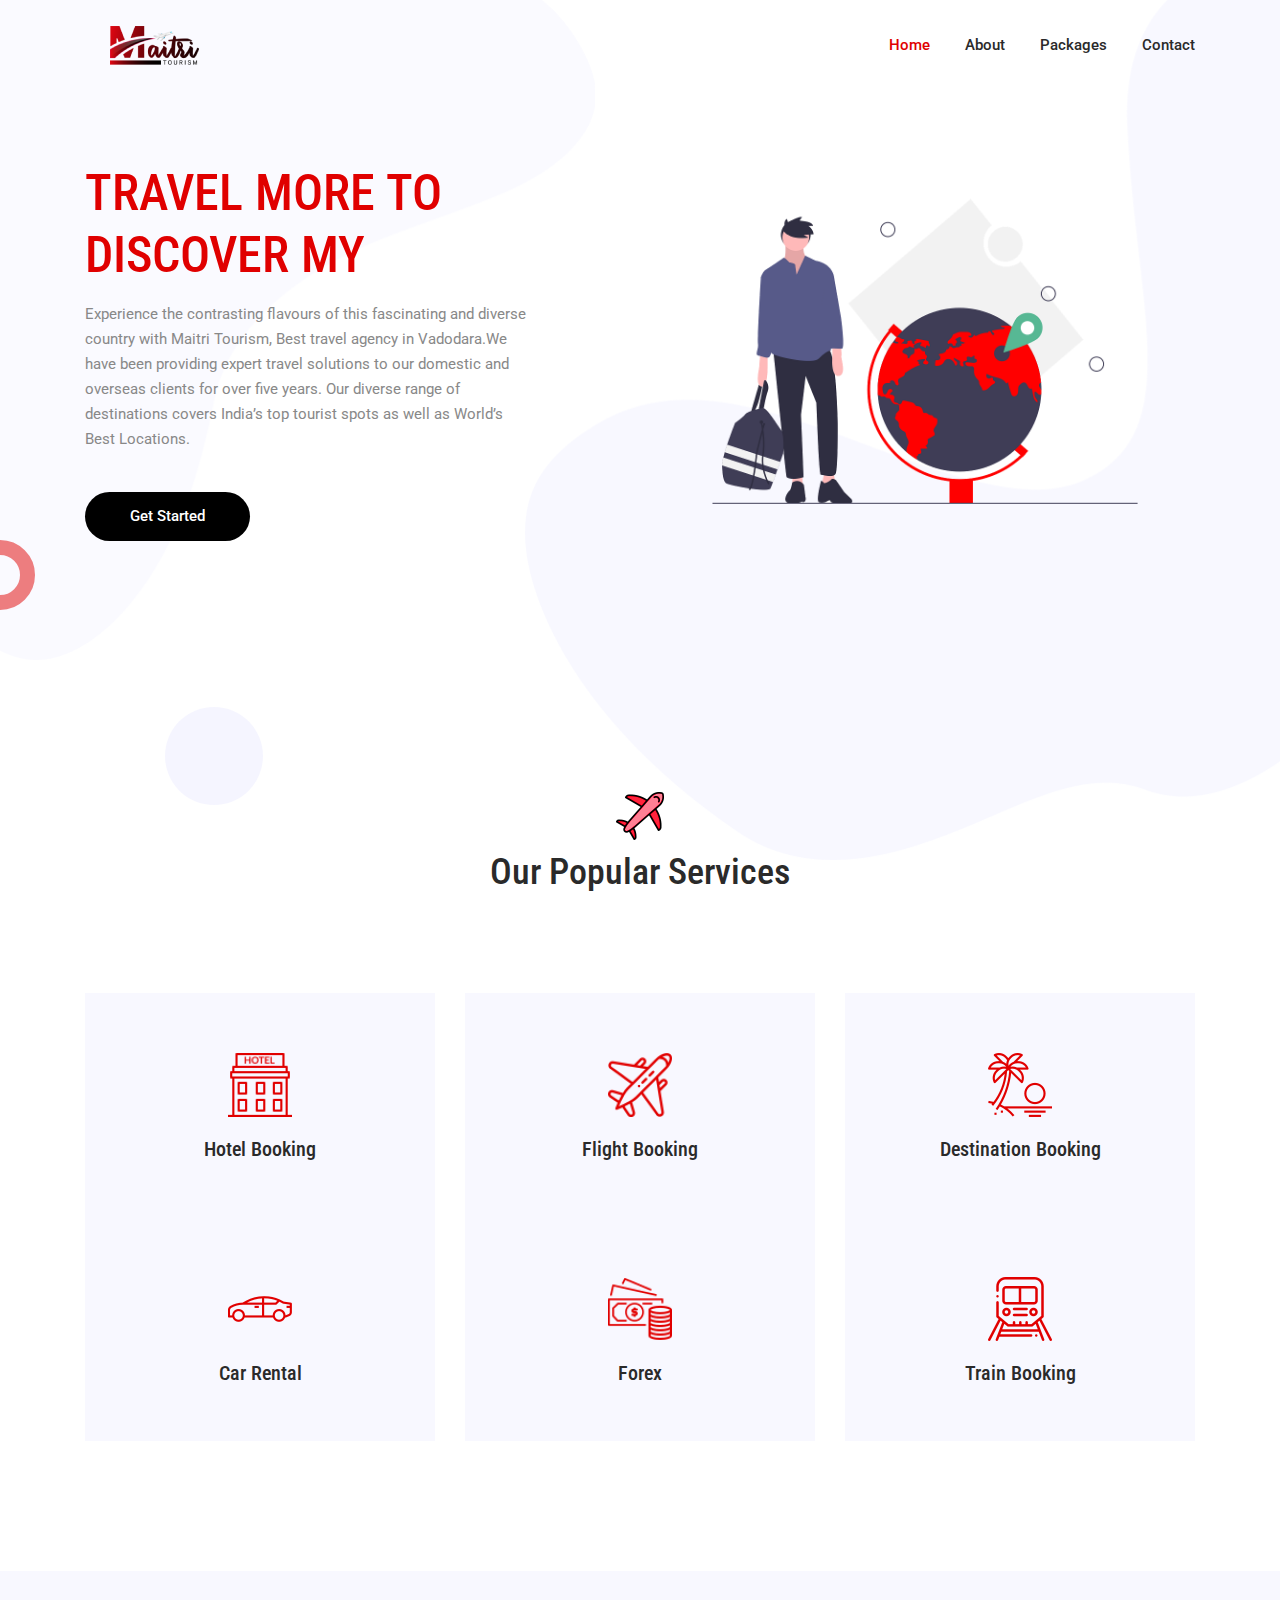
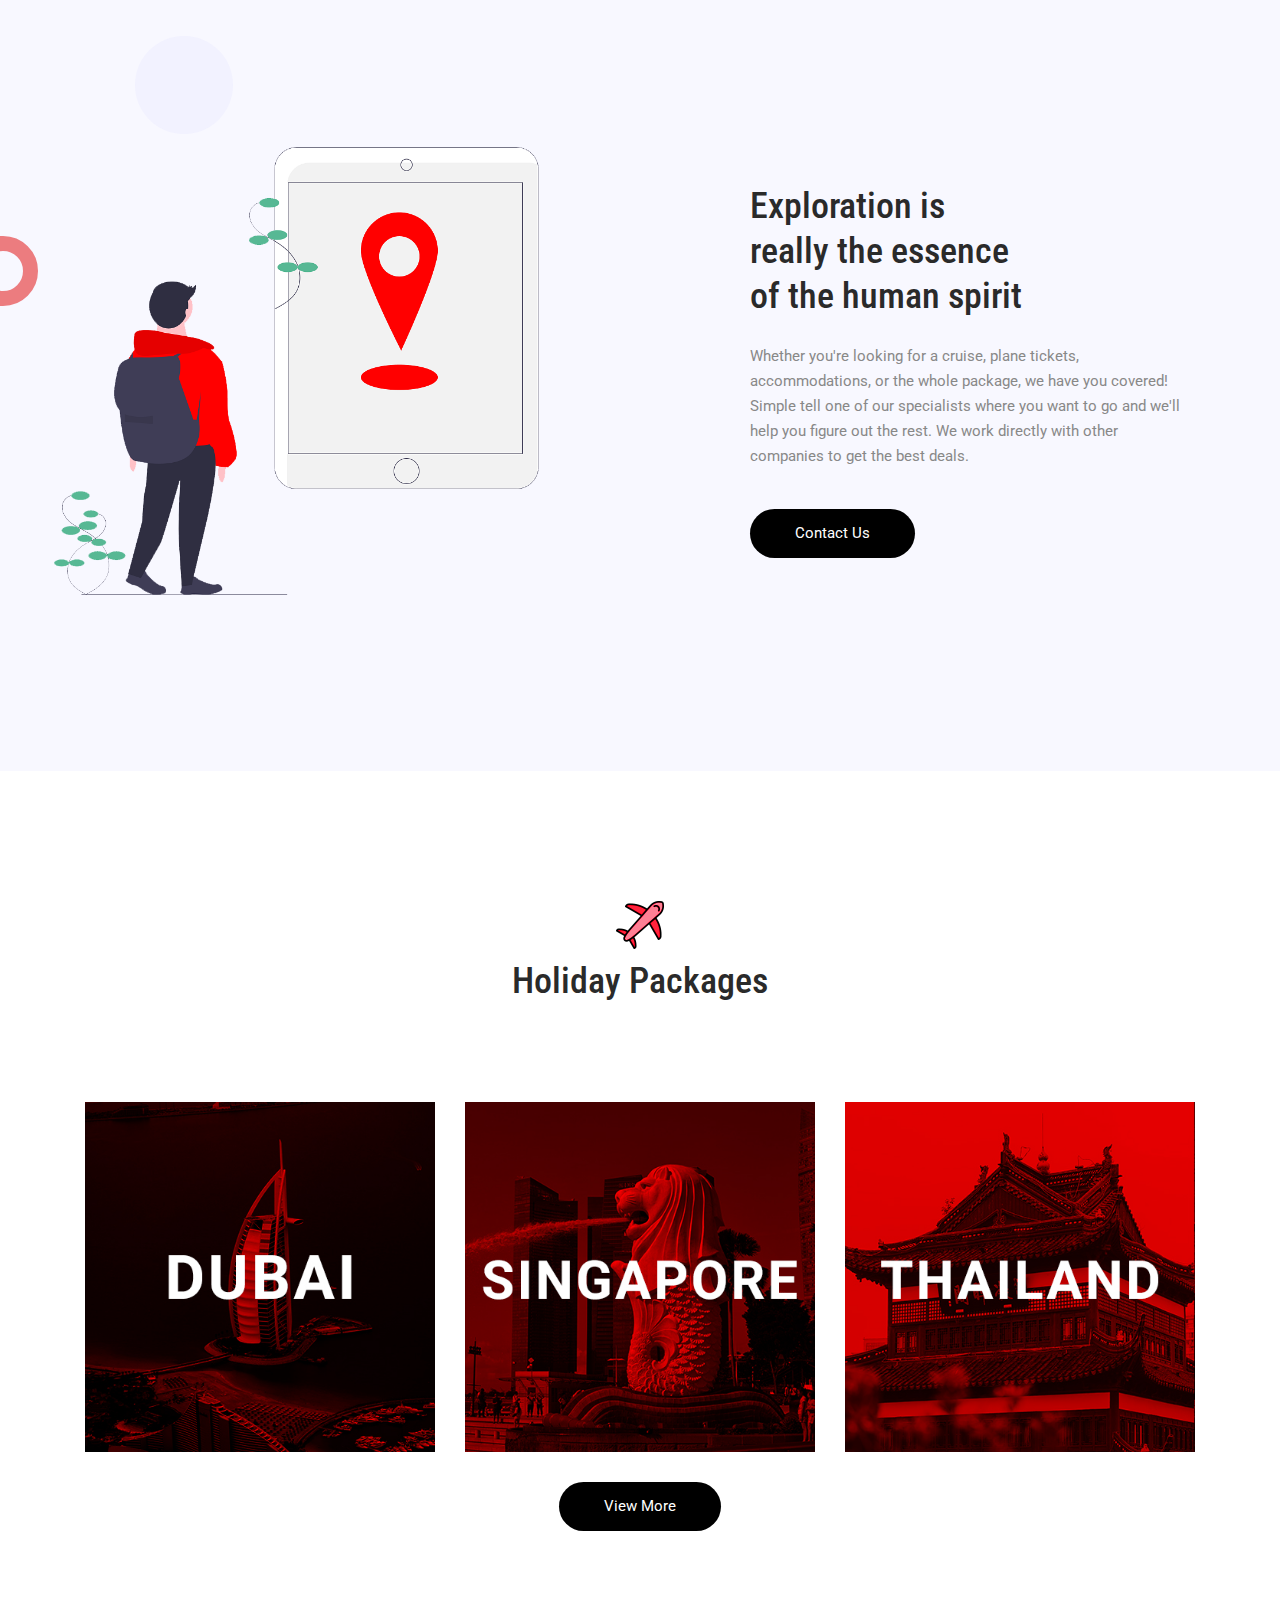
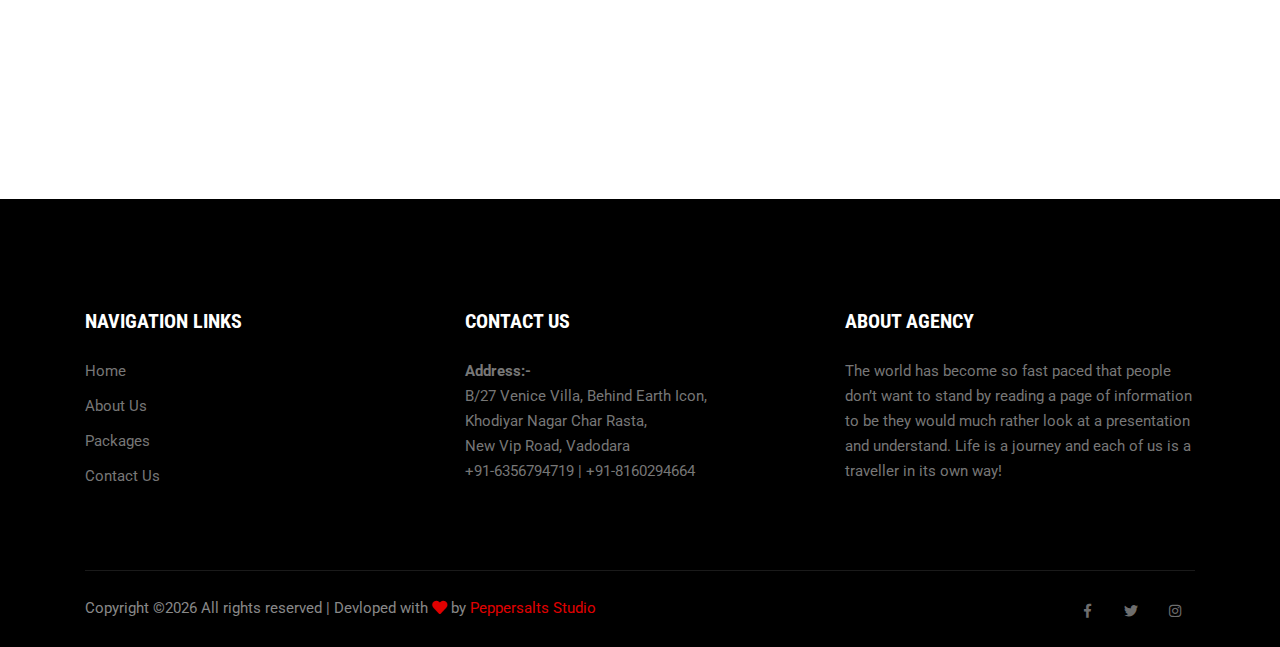
<file: index.html>
<!DOCTYPE html>
<html lang="en">
<head>
  <meta charset="UTF-8">
  <meta name="viewport" content="width=device-width, initial-scale=1.0">
  <meta http-equiv="X-UA-Compatible" content="ie=edge">
  <title>Maitri Tourism</title>
	 <link rel="icon" href="img/home/section-icon.png" type="image/png">

  <link rel="stylesheet" href="vendors/bootstrap/bootstrap.min.css">
  <link rel="stylesheet" href="vendors/fontawesome/css/all.min.css">
  <link rel="stylesheet" href="vendors/themify-icons/themify-icons.css">
  <link rel="stylesheet" href="vendors/linericon/style.css">
  <link rel="stylesheet" href="vendors/owl-carousel/owl.theme.default.min.css">
  <link rel="stylesheet" href="vendors/owl-carousel/owl.carousel.min.css">
  <link rel="stylesheet" href="vendors/flat-icon/font/flaticon.css">
  <link rel="stylesheet" href="vendors/nice-select/nice-select.css">

  <link rel="stylesheet" href="css/style.css">
</head>
<body class="bg-shape">

  <!--================ Header Menu Area start =================-->
  <header class="header_area">
    <div class="main_menu">
      <nav class="navbar navbar-expand-lg navbar-light">
        <div class="container box_1620">
          <a class="navbar-brand logo_h" href="index.html"><img src="img/logo.png" height=""  alt=""></a>
          <button class="navbar-toggler" type="button" data-toggle="collapse" data-target="#navbarSupportedContent" aria-controls="navbarSupportedContent" aria-expanded="false" aria-label="Toggle navigation">
            <span class="icon-bar"></span>
            <span class="icon-bar"></span>
            <span class="icon-bar"></span>
          </button>

          <div class="collapse navbar-collapse offset" id="navbarSupportedContent">
            <ul class="nav navbar-nav menu_nav justify-content-end">
              <li class="nav-item active"><a class="nav-link" href="index.html">Home</a></li> 
              <li class="nav-item"><a class="nav-link" href="about.html">About</a></li> 
              <li class="nav-item"><a class="nav-link" href="package.html">Packages</a>
              
              <li class="nav-item"><a class="nav-link" href="contact.html">Contact</a></li>
            </ul>

            <!--    -->
          </div> 
        </div>
      </nav>
    </div>
  </header>
  <!--================Header Menu Area =================-->


  <!--================Hero Banner Area Start =================-->
  <section class="hero-banner magic-ball">
    <div class="container">

      <div class="row align-items-center text-center text-md-left">
        <div class="col-md-6 col-lg-5 mb-5 mb-md-0">
          <h1>Travel More To Discover My</h1>
          <p>
              Experience the contrasting flavours of this fascinating and diverse country with Maitri Tourism, 
              Best travel agency in Vadodara.We have been providing expert travel solutions to our domestic and overseas clients 
              for over five years. Our diverse 
              range of destinations covers India’s top tourist spots as well as World’s Best Locations.
          </p>

            <a class="button button-hero mt-4" href="package.html">Get Started</a>
        </div>
        <div class="col-md-6 col-lg-7 col-xl-6 offset-xl-1">
          <img class="img-fluid" src="img/home/hero-img.png" alt="">
        </div>
      </div>
    </div>
  </section>
  <!--================Hero Banner Area End =================-->


  <!--================Service Area Start =================-->
  <section class="section-margin generic-margin">
    <div class="container">
      <div class="section-intro text-center pb-90px">
        <img class="section-intro-img" src="img/home/section-icon.png" alt="">
        <h2>Our Popular Services</h2>
        
      </div>

      <div class="row">
        <div class="col-md-6 col-lg-4 mb-4 mb-lg-0">
          <div class="service-card text-center">
            <div class="service-card-img">
              <img class="img-fluid" src="img/home/service1.png" alt="">
            </div>
            <div class="service-card-body">
              <h3>Hotel Booking</h3>
              <!-- <p>Great so dominion two seed give dry rule be fowl him female you will gathered creeping and created air</p> -->
            </div>
          </div>
        </div>
        <div class="col-md-6 col-lg-4 mb-4 mb-lg-0">
          <div class="service-card text-center">
            <div class="service-card-img">
              <img class="img-fluid" src="img/home/service2.png" alt="">
            </div>
            <div class="service-card-body">
              <h3>Flight Booking</h3>
              <!-- <p>Great so dominion two seed give dry rule be fowl him female you will gathered creeping and created air</p> -->
            </div>
          </div>
        </div>
        <div class="col-md-6 col-lg-4 mb-4 mb-lg-0">
          <div class="service-card text-center">
            <div class="service-card-img">
              <img class="img-fluid" src="img/home/service3.png" alt="">
            </div>
            <div class="service-card-body">
              <h3>Destination Booking</h3>
              <!-- <p>Great so dominion two seed give dry rule be fowl him female you will gathered creeping and created air</p> -->
            </div>
          </div>
        </div>
      
        <div class="col-md-6 col-lg-4 mb-4 mb-lg-0">
            <div class="service-card text-center">
              <div class="service-card-img">
                <img class="img-fluid" src="img/home/service4.png" alt="">
              </div>
              <div class="service-card-body">
                <h3>Car Rental</h3>
                <!-- <p>Great so dominion two seed give dry rule be fowl him female you will gathered creeping and created air</p> -->
              </div>
            </div>
          </div>
          <div class="col-md-6 col-lg-4 mb-4 mb-lg-0">
              <div class="service-card text-center">
                <div class="service-card-img">
                  <img class="img-fluid" src="img/home/service5.png" alt="">
                </div>
                <div class="service-card-body">
                  <h3>Forex</h3>
                  <!-- <p>Great so dominion two seed give dry rule be fowl him female you will gathered creeping and created air</p> -->
                </div>
              </div>
            </div>
            <div class="col-md-6 col-lg-4 mb-4 mb-lg-0">
                <div class="service-card text-center">
                  <div class="service-card-img">
                    <img class="img-fluid" src="img/home/service6.png" alt="">
                  </div>
                  <div class="service-card-body">
                    <h3>Train Booking</h3>
                    <!-- <p>Great so dominion two seed give dry rule be fowl him female you will gathered creeping and created air</p> -->
                  </div>
                </div>
              </div>
      </div>
    </div>
  </section>
  <!--================Service Area End =================-->


  <!--================About Area Start =================-->
  <section class="bg-gray section-padding magic-ball magic-ball-about">
    <div class="container">
      <div class="row">
        <div class="col-lg-7 col-md-6 mb-4 mb-md-0">
          <div class="about-img">
            <img class="img-fluid" src="img/home/2.png" alt="">
          </div>
        </div>
        <div class="col-lg-5 col-md-6 align-self-center about-content">
          <h2>Exploration is <br class="d-none d-xl-block"> really the essence <br class="d-none d-xl-block"> of the human spirit</h2>
          <p>Whether you're looking for a cruise, plane tickets, accommodations, or the whole package, we have you covered! Simple tell
             one of our specialists where you want to go and we'll help you figure out the rest. We work directly with other companies 
             to get the best deals.</p>   
          <a class="button" href="contact.html">Contact Us</a>
        </div>
      </div>
    </div>
  </section>
  <!--================About Area End =================-->

  <!--================Slider Area Start =================-->
  
 
  <!--================Slider Area End =================-->




  <!--================Tour section Start =================-->
  <section class="section-margin pb-xl-5">
    <div class="container">
      
      <div class="section-intro text-center pb-90px">
        <img class="section-intro-img" src="img/home/section-icon.png" alt="">
        <h2>Holiday Packages</h2>
        
      </div>
      <div class="row">
        <div class="col-md-4 col-lg-4">
          <div class="tour-card">
            <img class="card-img rounded-0" src="img/home/tour4.jpg" alt="">
            <div class="tour-card-overlay">
              <div class="media">
                <div class="media-body">
                  <a class=" n" href="Packages/DUBAI.pdf">View More</a>
                </div>
              </div>
            </div>
          </div>
        </div>
        <div class="col-md-4 col-lg-4">
          <div class="tour-card">
            <img class="card-img rounded-0" src="img/home/sing.jpg" alt="">
            <div class="tour-card-overlay">
              <div class="media">
                <div class="media-body">
                  <a class=" n" href="Packages/Singapore.pdf">View More</a>
                </div>
              </div>
            </div>
          </div>
        </div>
        <div class="col-md-4 col-lg-4">
          <div class="tour-card">
            <img class="card-img rounded-0" src="img/home/thai.jpg" alt="">
            <div class="tour-card-overlay">
              <div class="media">
                <div class="media-body">
                  <a class=" n" href="Packages/thailand.pdf">View More</a>
                </div>
              </div>
            </div>
          </div>
        </div>

      </div>
    </div>

    <div class="section-intro text-center pb-90px">
     
        <a class="button" href="package.html">View More</a>
      </div>
    
  </section>


  <!--================Tour section End =================-->


  <!--================Testimonial section Start =================-->
  <!-- <section class="bg-gray section-padding magic-ball magic-ball-testimonial pb-xl-5">
    <div class="container">
      <div class="section-intro text-center pb-90px">
        <img class="section-intro-img" src="img/home/section-icon.png" alt="">
        <h2>Our client says</h2>
        <p>Fowl have fruit moveth male they are that place you will lesser</p>
      </div>


      <div class="owl-carousel owl-theme testimonial pb-xl-5">
        <div class="testimonial__item">
          <div class="row">
            <div class="col-md-3 col-lg-2 align-self-center">
              <div class="testimonial__img">
                <img class="card-img rounded-0" src="img/testimonial/t-slider1.png" alt="">
              </div>
            </div>
            <div class="col-md-9 col-lg-10">
              <div class="testimonial__content mt-3 mt-sm-0">
                <h3>Daniel heart</h3>
                <p>Project manager, Nestle</p>
                <p class="testimonial__i">Also made from. Give may saying meat there from heaven it lights face had is gathered god earth light for life may itself shall whales made they're blessed whales also made from give may saying meat. There from heaven it lights face had</p>
                <span class="testimonial__icon"><i class="ti-quote-right"></i></span>
              </div>
            </div>
          </div>
        </div>
        <div class="testimonial__item">
          <div class="row">
            <div class="col-md-3 col-lg-2 align-self-center">
              <div class="testimonial__img">
                <img class="card-img rounded-0" src="img/testimonial/t-slider1.png" alt="">
              </div>
            </div>
            <div class="col-md-9 col-lg-10">
              <div class="testimonial__content mt-3 mt-sm-0">
                <h3>Daniel heart</h3>
                <p>Project manager, Nestle</p>
                <p class="testimonial__i">Also made from. Give may saying meat there from heaven it lights face had is gathered god earth light for life may itself shall whales made they're blessed whales also made from give may saying meat. There from heaven it lights face had</p>
                <span class="testimonial__icon"><i class="ti-quote-right"></i></span>
              </div>
            </div>
          </div>
        </div>
        <div class="testimonial__item">
          <div class="row">
            <div class="col-md-3 col-lg-2 align-self-center">
              <div class="testimonial__img">
                <img class="card-img rounded-0" src="img/testimonial/t-slider1.png" alt="">
              </div>
            </div>
            <div class="col-md-9 col-lg-10">
              <div class="testimonial__content mt-3 mt-sm-0">
                <h3>Daniel heart</h3>
                <p>Project manager, Nestle</p>
                <p class="testimonial__i">Also made from. Give may saying meat there from heaven it lights face had is gathered god earth light for life may itself shall whales made they're blessed whales also made from give may saying meat. There from heaven it lights face had</p>
                <span class="testimonial__icon"><i class="ti-quote-right"></i></span>
              </div>
            </div>
          </div>
        </div>
      </div>
    </div>
  </section> -->
  <!--================Testimonial section End =================-->


  <!--================Search Package section Start =================-->
  <!-- <section class="section-margin">
    <div class="container">
      <div class="row">
        <div class="col-lg-6 col-xl-5 align-self-center mb-5 mb-lg-0">
          <div class="search-content">
            <h2>Search suitable <br class="d-none d-xl-block"> and affordable plan <br class="d-none d-xl-block"> for your tour</h2>
            <p>Make she'd moved divided air. Whose tree that replenish tone hath own upon them it multiply was blessed is lights make gathering so day dominion so creeping</p>
            <a class="button" href="#">Learn More</a>
          </div>
        </div>
        <div class="col-lg-6 col-xl-6 offset-xl-1">
          <div class="search-wrapper">
            <h3>Search Package</h3>

            <form class="search-form" action="#">
              <div class="form-group">
                <div class="input-group">
                  <input type="text" class="form-control" placeholder="Recipient's username">
                  <div class="input-group-append">
                    <span class="input-group-text"><i class="ti-search"></i></span>
                  </div>
                </div>
              </div>
              <div class="form-group">
                <select name="category" id="category">
                  <option value="disabled" disabled selected>Category</option>
                  <option value="8 AM">8 AM</option>
                  <option value="12 PM">12 PM</option>
                </select>
              </div>
              <div class="form-group">
                <select name="tourDucation" id="tourDuration">
                  <option value="disabled" disabled selected>Tour duration</option>
                  <option value="8 AM">8 AM</option>
                  <option value="12 PM">12 PM</option>
                </select>
              </div>
              <div class="form-group">
                <div class="input-group">
                  <input type="date" class="form-control">
                  <div class="input-group-append">
                    <span class="input-group-text"><i class="ti-notepad"></i></span>
                  </div>
                </div>
              </div>
              <div class="form-group">
                <select name="priceRange" id="priceRange">
                  <option value="disabled" disabled selected>Price range</option>
                  <option value="8 AM">8 AM</option>
                  <option value="12 PM">12 PM</option>
                </select>
              </div>
              <div class="form-group">
                <button class="button border-0 mt-3" type="submit">Search Package</button>
              </div>
            </form>
          </div>

        </div>
      </div>
    </div>
  </section> -->
  <!--================Search Package section End =================-->


  <!--================Blog section Start =================-->
  <!-- <section class="section-padding bg-gray">
    <div class="container">
      <div class="section-intro text-center pb-90px">
        <img class="section-intro-img" src="img/home/section-icon.png" alt="">
        <h2>From our Blog</h2>
        <p>Fowl have fruit moveth male they are that place you will lesser</p>
      </div>

      <div class="row">
        <div class="col-md-6 col-lg-4 mb-4 mb-lg-0">
          <div class="card-blog">
            <img class="card-img rounded-0" src="img/blog/blog-1.png" alt="">
            <div class="card-blog-body">
              <a href="#">
                <h4>Forest responds to consultation smoking in al fresco.</h4>
              </a>
              <ul class="card-blog-info">
                <li><a href="#"><span class="align-middle"><i class="ti-notepad"></i></span>Jan 03, 2018</a></li>
                <li><a href="#"><span class="align-middle"><i class="ti-comments-smiley"></i></span>03 Comments</a></li>
              </ul>
              <p>Varius metus morbi ferme libero vehic on porta malesuada ut interdu estmales torquent vehicula parturient </p>
            </div>
          </div>
        </div>

        <div class="col-md-6 col-lg-4 mb-4 mb-lg-0">
          <div class="card-blog">
            <img class="card-img rounded-0" src="img/blog/blog-2.png" alt="">
            <div class="card-blog-body">
              <a href="#">
                <h4>Forest responds to consultation smoking in al fresco.</h4>
              </a>
              <ul class="card-blog-info">
                <li><a href="#"><span class="align-middle"><i class="ti-notepad"></i></span>Jan 03, 2018</a></li>
                <li><a href="#"><span class="align-middle"><i class="ti-comments-smiley"></i></span>03 Comments</a></li>
              </ul>
              <p>Varius metus morbi ferme libero vehic on porta malesuada ut interdu estmales torquent vehicula parturient </p>
            </div>
          </div>
        </div>

        <div class="col-md-6 col-lg-4 mb-4 mb-lg-0">
          <div class="card-blog">
            <img class="card-img rounded-0" src="img/blog/blog-3.png" alt="">
            <div class="card-blog-body">
              <a href="#">
                <h4>Forest responds to consultation smoking in al fresco.</h4>
              </a>
              <ul class="card-blog-info">
                <li><a href="#"><span class="align-middle"><i class="ti-notepad"></i></span>Jan 03, 2018</a></li>
                <li><a href="#"><span class="align-middle"><i class="ti-comments-smiley"></i></span>03 Comments</a></li>
              </ul>
              <p>Varius metus morbi ferme libero vehic on porta malesuada ut interdu estmales torquent vehicula parturient </p>
            </div>
          </div>
        </div>
      </div>
    </div>
  </section>
  ================Blog section End ================= -->


  <!-- ================ start footer Area ================= -->
  <footer class="footer-area">
    <div class="container">
      <div class="row">
       
        <div class="col-lg-4 col-md-6 col-sm-12">
          <div class="single-footer-widget">
            <h6>Navigation Links</h6>
            <div class="row">
              <div class="col">
                 <ul>
                  <li><a href="index.html">Home</a></li>
                  <li><a href="about.html">About Us</a></li>
                  <li><a href="package.html">Packages</a></li>
                  <li><a href="contact.html">Contact Us</a></li>
                </ul>              </div>
              <div class="col">
               
              </div>										
            </div>							
          </div>
        </div>							
       <!--        <div class="col-lg-3  col-md-6 col-sm-6">
          <div class="single-footer-widget">
            <h6>Newsletter</h6>
            <p>
              For business professionals caught between high OEM price and mediocre print and graphic output.									
            </p>								
            <div id="mc_embed_signup">
              <form target="_blank" action="https://spondonit.us12.list-manage.com/subscribe/post?u=1462626880ade1ac87bd9c93a&amp;id=92a4423d01" method="get" class="subscription relative">
                <div class="input-group d-flex flex-row">
                  <input name="EMAIL" placeholder="Email Address" onfocus="this.placeholder = ''" onblur="this.placeholder = 'Email Address '" required="" type="email">
                  <button class="btn bb-btn"><span class="lnr lnr-location"></span></button>		
                </div>									
                <div class="mt-10 info"></div>
              </form>
            </div>
          </div>
        </div> -->
        <div class="col-lg-4  col-md-6 col-sm-12">
          <div class="single-footer-widget">
            <h6>Contact Us</h6>
            <p>
              <b>Address:-</b><br/> 
              B/27 Venice Villa, Behind Earth Icon,<br/> Khodiyar Nagar Char Rasta,<br/> New Vip Road, Vadodara<br/>
              +91-6356794719 | +91-8160294664
            </p>
          </div>
        </div>				
        <div class="col-lg-4  col-md-6 col-sm-12">
          <div class="single-footer-widget">
            <h6>About Agency</h6>
            <p>
              The world has become so fast paced that people don’t want to stand by reading 
              a page of information to be  they would much rather look at a presentation and understand.
              Life is a journey and each of us is a traveller in its own way!
            </p>
          </div>
        </div>
       				
      </div>

      <div class="footer-bottom">
        <div class="row align-items-center">
          <p class="col-lg-8 col-sm-12 footer-text m-0 text-center text-lg-left"><!-- Link back to Peppersalts Studio can't be removed. Template is licensed under CC BY 3.0. -->
Copyright &copy;<script>document.write(new Date().getFullYear());</script> All rights reserved | Devloped with <i class="fa fa-heart" aria-hidden="true"></i> by <a href="https://Peppersalts.in" target="_blank">Peppersalts Studio</a>
<!-- Link back to Peppersalts Studio can't be removed. Template is licensed under CC BY 3.0. --></p>
          <div class="col-lg-4 col-sm-12 footer-social text-center text-lg-right">
            <a href="https://www.facebook.com/maitritourism2019/"><i class="fab fa-facebook-f"></i></a>
            <a href="https://twitter.com/@MaitriTourism"><i class="fab fa-twitter"></i></a>
            <a href="https://www.instagram.com/_maitri_tourism/"><i class="fab fa-instagram"></i></a>
          </div>
        </div>
      </div>
    </div>
  </footer>
  <!-- ================ End footer Area ================= -->


 


  <script src="vendors/jquery/jquery-3.2.1.min.js"></script>
  <script src="vendors/bootstrap/bootstrap.bundle.min.js"></script>
  <script src="vendors/owl-carousel/owl.carousel.min.js"></script>
  <script src="vendors/nice-select/jquery.nice-select.min.js"></script>
  <script src="js/jquery.ajaxchimp.min.js"></script>
  <script src="js/mail-script.js"></script>
  <script src="js/main.js"></script>
</body>
</html>
</file>
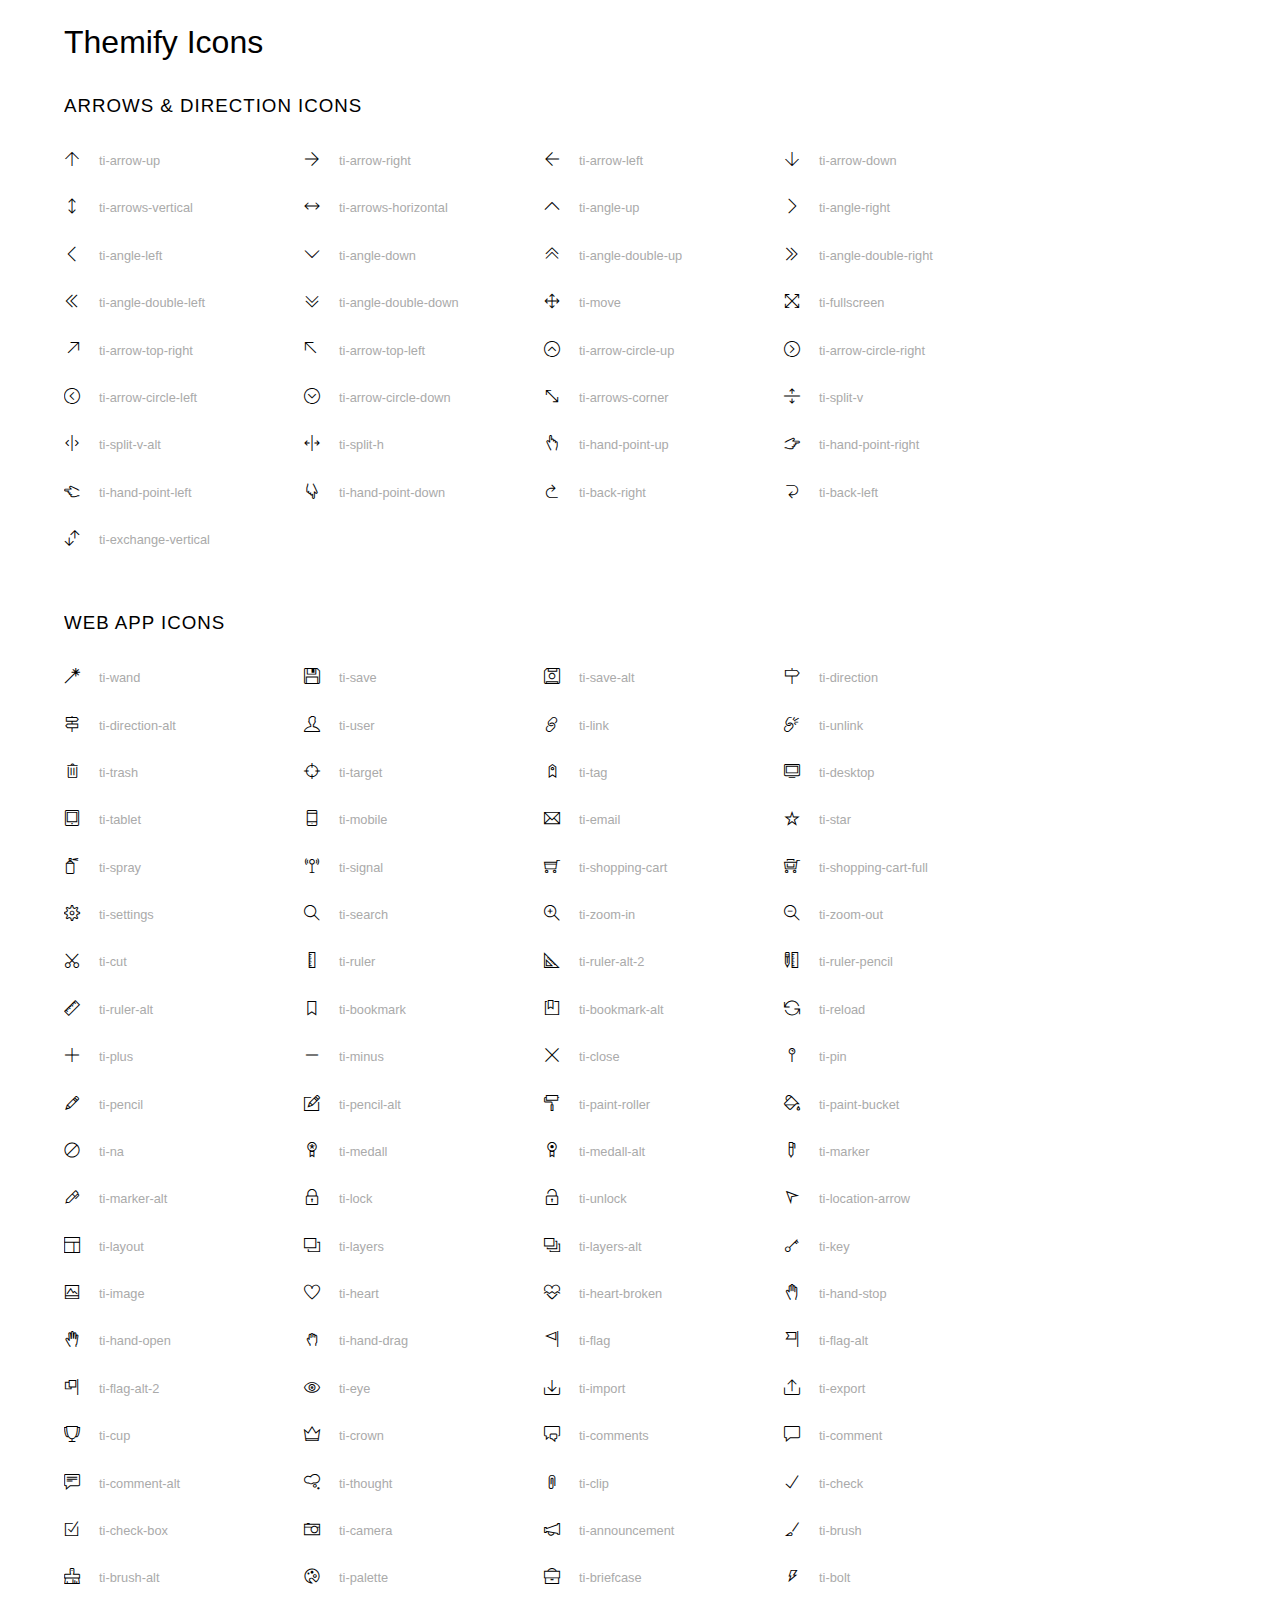
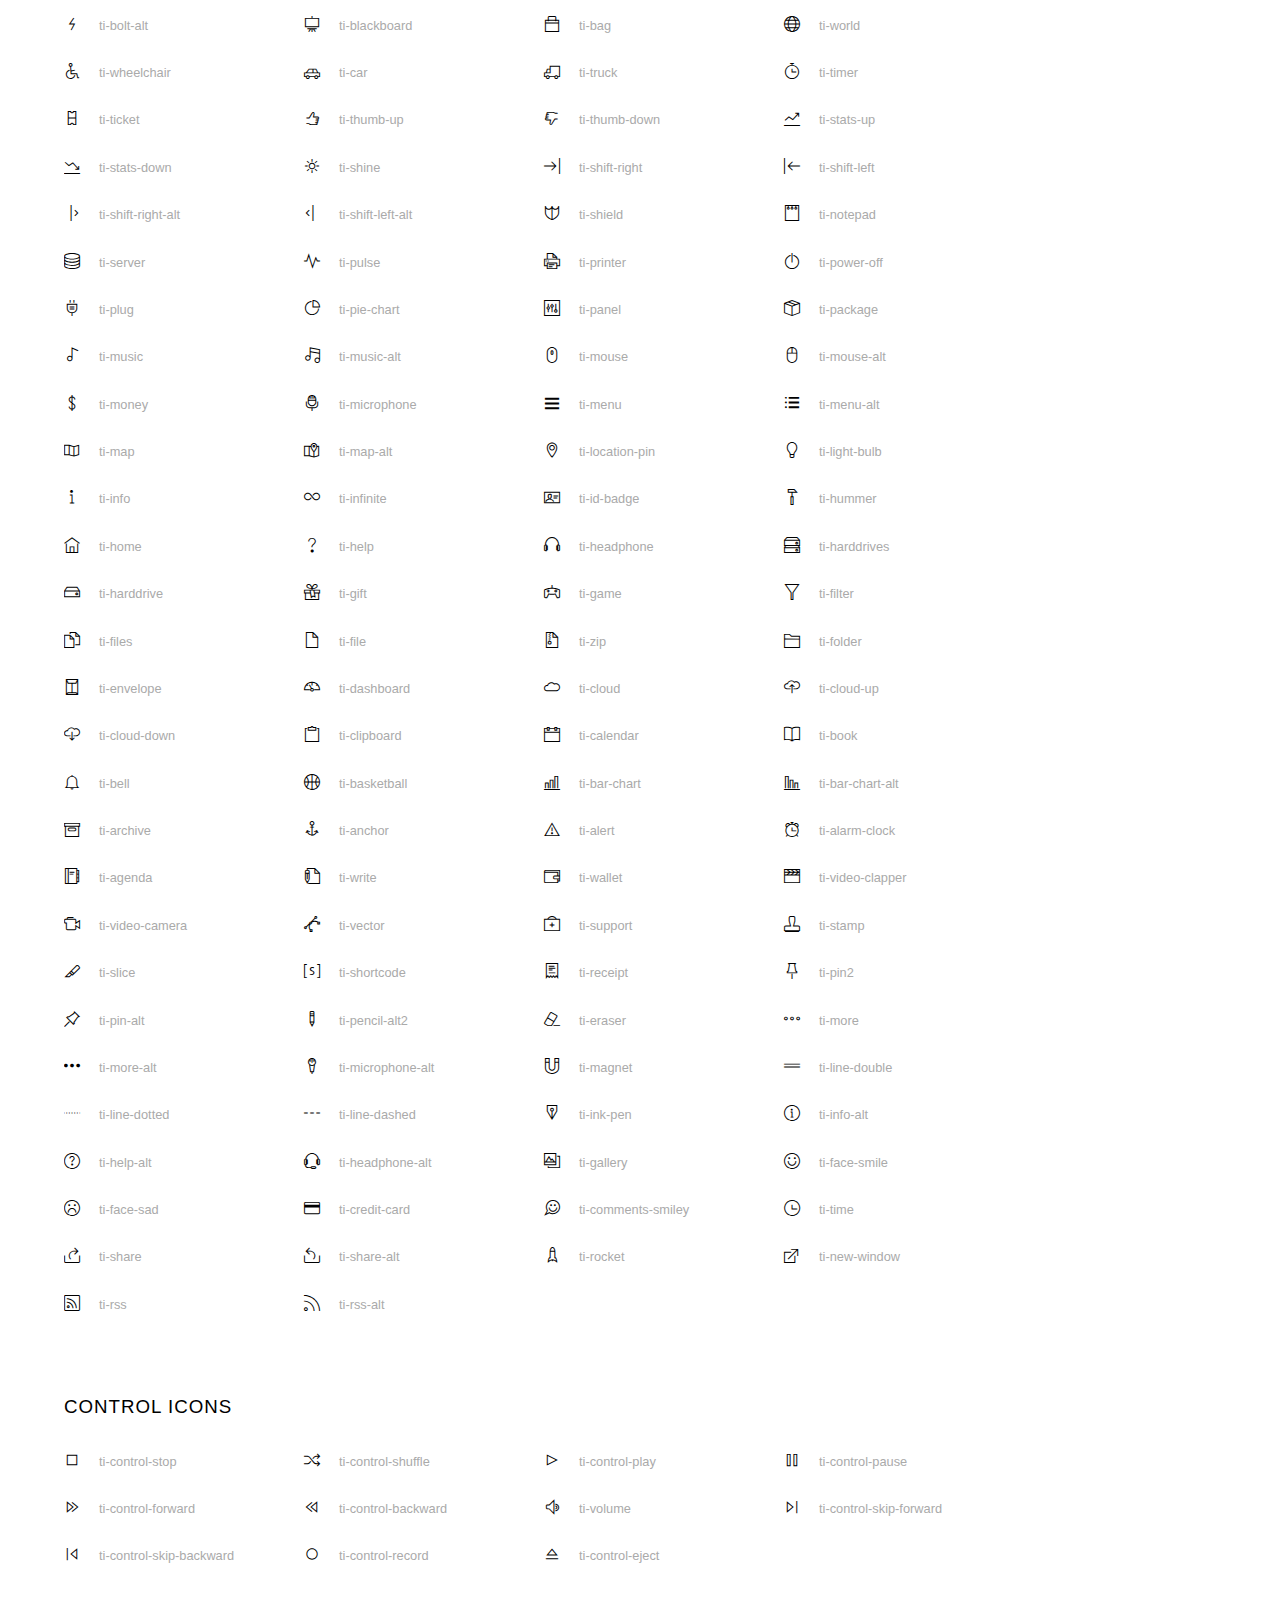
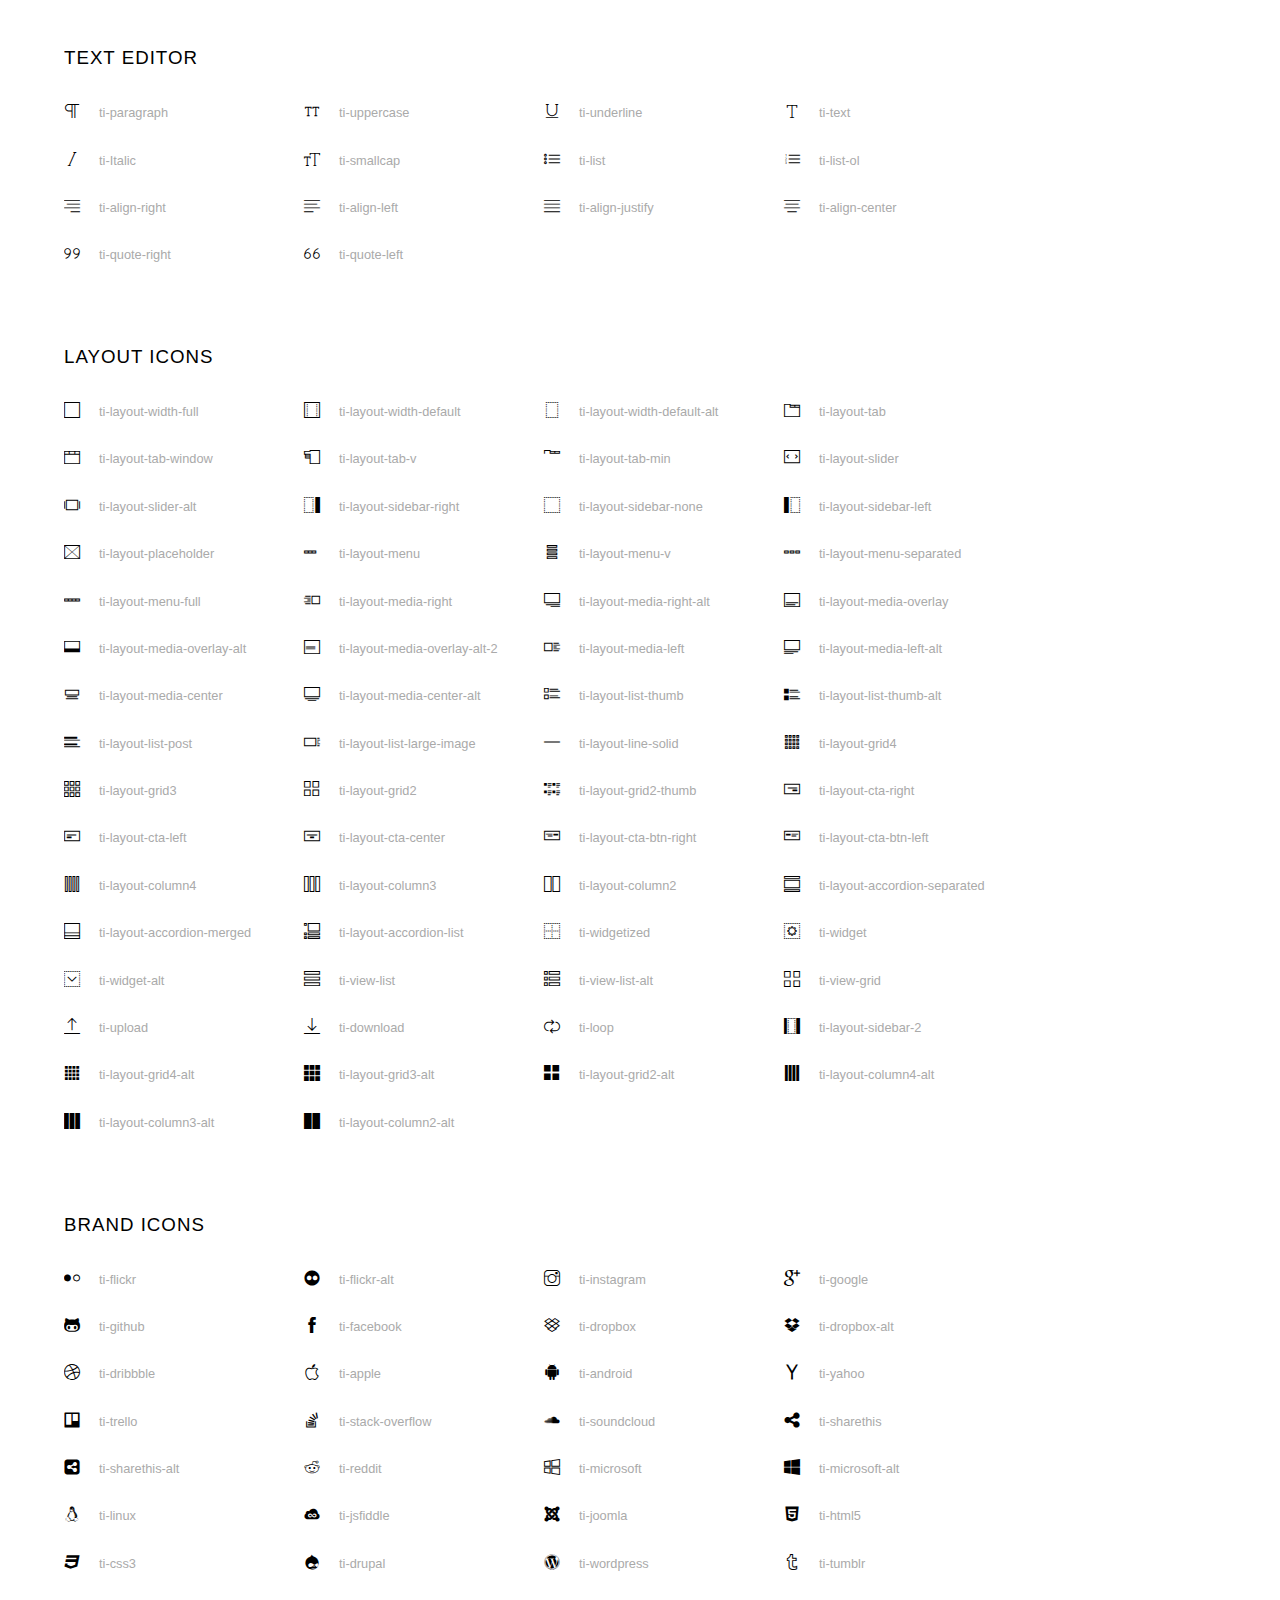
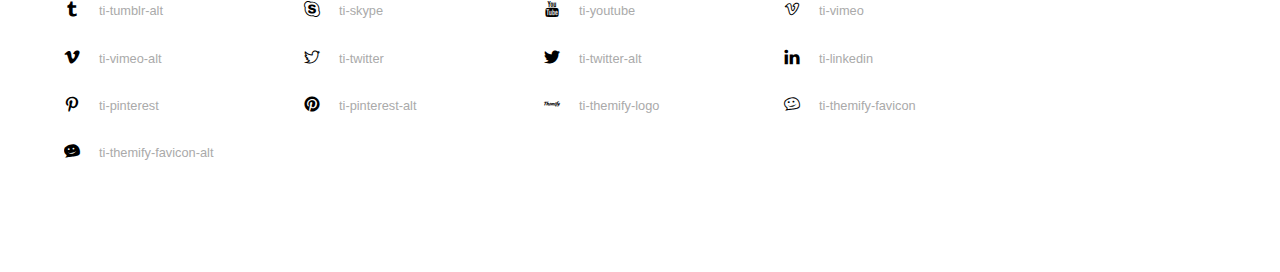
<file: vendors/themify-icons/index.html>
<!doctype html>
<html>
<head>
	<meta charset="utf-8">
	<title>Themify Icon Font</title>
	<meta name="viewport" content="width=device-width">
	<link rel="stylesheet" href="demo-files/demo.css">
	<link rel="stylesheet" href="themify-icons.css">
	<!--[if lt IE 8]><!-->
	<link rel="stylesheet" href="ie7/ie7.css">
	<!--<![endif]-->
</head>
<body>
	<h1>Themify Icons</h1>

	<div class="icon-section">

		<div class="icon-section">
			<h3>Arrows &amp; Direction Icons </h3>

			<div class="icon-container">
				<span class="ti-arrow-up"></span><span class="icon-name"> ti-arrow-up</span>
			</div>
			<div class="icon-container">
				<span class="ti-arrow-right"></span><span class="icon-name"> ti-arrow-right</span>
			</div>
			<div class="icon-container">
				<span class="ti-arrow-left"></span><span class="icon-name"> ti-arrow-left</span>
			</div>
			<div class="icon-container">
				<span class="ti-arrow-down"></span><span class="icon-name"> ti-arrow-down</span>
			</div>
			<div class="icon-container">
				<span class="ti-arrows-vertical"></span><span class="icon-name"> ti-arrows-vertical</span>
			</div>
			<div class="icon-container">
				<span class="ti-arrows-horizontal"></span><span class="icon-name"> ti-arrows-horizontal</span>
			</div>
			<div class="icon-container">
				<span class="ti-angle-up"></span><span class="icon-name"> ti-angle-up</span>
			</div>
			<div class="icon-container">
				<span class="ti-angle-right"></span><span class="icon-name"> ti-angle-right</span>
			</div>
			<div class="icon-container">
				<span class="ti-angle-left"></span><span class="icon-name"> ti-angle-left</span>
			</div>
			<div class="icon-container">
				<span class="ti-angle-down"></span><span class="icon-name"> ti-angle-down</span>
			</div>	
			<div class="icon-container">
				<span class="ti-angle-double-up"></span><span class="icon-name"> ti-angle-double-up</span>
			</div>
			<div class="icon-container">
				<span class="ti-angle-double-right"></span><span class="icon-name"> ti-angle-double-right</span>
			</div>
			<div class="icon-container">
				<span class="ti-angle-double-left"></span><span class="icon-name"> ti-angle-double-left</span>
			</div>
			<div class="icon-container">
				<span class="ti-angle-double-down"></span><span class="icon-name"> ti-angle-double-down</span>
			</div>					
			<div class="icon-container">
				<span class="ti-move"></span><span class="icon-name"> ti-move</span>
			</div>
			<div class="icon-container">
				<span class="ti-fullscreen"></span><span class="icon-name"> ti-fullscreen</span>
			</div>
			<div class="icon-container">
				<span class="ti-arrow-top-right"></span><span class="icon-name"> ti-arrow-top-right</span>
			</div>
			<div class="icon-container">
				<span class="ti-arrow-top-left"></span><span class="icon-name"> ti-arrow-top-left</span>
			</div>
			<div class="icon-container">
				<span class="ti-arrow-circle-up"></span><span class="icon-name"> ti-arrow-circle-up</span>
			</div>
			<div class="icon-container">
				<span class="ti-arrow-circle-right"></span><span class="icon-name"> ti-arrow-circle-right</span>
			</div>
			<div class="icon-container">
				<span class="ti-arrow-circle-left"></span><span class="icon-name"> ti-arrow-circle-left</span>
			</div>
			<div class="icon-container">
				<span class="ti-arrow-circle-down"></span><span class="icon-name"> ti-arrow-circle-down</span>
			</div>
			<div class="icon-container">
				<span class="ti-arrows-corner"></span><span class="icon-name"> ti-arrows-corner</span>
			</div>
			<div class="icon-container">
				<span class="ti-split-v"></span><span class="icon-name"> ti-split-v</span>
			</div>

			<div class="icon-container">
				<span class="ti-split-v-alt"></span><span class="icon-name"> ti-split-v-alt</span>
			</div>
			<div class="icon-container">
				<span class="ti-split-h"></span><span class="icon-name"> ti-split-h</span>
			</div>
			<div class="icon-container">
				<span class="ti-hand-point-up"></span><span class="icon-name"> ti-hand-point-up</span>
			</div>
			<div class="icon-container">
				<span class="ti-hand-point-right"></span><span class="icon-name"> ti-hand-point-right</span>
			</div>
			<div class="icon-container">
				<span class="ti-hand-point-left"></span><span class="icon-name"> ti-hand-point-left</span>
			</div>
			<div class="icon-container">
				<span class="ti-hand-point-down"></span><span class="icon-name"> ti-hand-point-down</span>
			</div>
			<div class="icon-container">
				<span class="ti-back-right"></span><span class="icon-name"> ti-back-right</span>
			</div>
			<div class="icon-container">
				<span class="ti-back-left"></span><span class="icon-name"> ti-back-left</span>
			</div>
			<div class="icon-container">
				<span class="ti-exchange-vertical"></span><span class="icon-name"> ti-exchange-vertical</span>
			</div>

		</div> <!-- Arrows Icons -->



		<h3>Web App Icons</h3>
		
		<div class="icon-section">

			<div class="icon-container">
				<span class="ti-wand"></span><span class="icon-name"> ti-wand</span>
			</div>
			<div class="icon-container">
				<span class="ti-save"></span><span class="icon-name"> ti-save</span>
			</div>
			<div class="icon-container">
				<span class="ti-save-alt"></span><span class="icon-name"> ti-save-alt</span>
			</div>

			<div class="icon-container">
				<span class="ti-direction"></span><span class="icon-name"> ti-direction</span>
			</div>
			<div class="icon-container">
				<span class="ti-direction-alt"></span><span class="icon-name"> ti-direction-alt</span>
			</div>
			<div class="icon-container">
				<span class="ti-user"></span><span class="icon-name"> ti-user</span>
			</div>
			<div class="icon-container">
				<span class="ti-link"></span><span class="icon-name"> ti-link</span>
			</div>
			<div class="icon-container">
				<span class="ti-unlink"></span><span class="icon-name"> ti-unlink</span>
			</div>
			<div class="icon-container">
				<span class="ti-trash"></span><span class="icon-name"> ti-trash</span>
			</div>
			<div class="icon-container">
				<span class="ti-target"></span><span class="icon-name"> ti-target</span>
			</div>
			<div class="icon-container">
				<span class="ti-tag"></span><span class="icon-name"> ti-tag</span>
			</div>
			<div class="icon-container">
				<span class="ti-desktop"></span><span class="icon-name"> ti-desktop</span>
			</div>
			<div class="icon-container">
				<span class="ti-tablet"></span><span class="icon-name"> ti-tablet</span>
			</div>
			<div class="icon-container">
				<span class="ti-mobile"></span><span class="icon-name"> ti-mobile</span>
			</div>
			<div class="icon-container">
				<span class="ti-email"></span><span class="icon-name"> ti-email</span>
			</div>	
			<div class="icon-container">
				<span class="ti-star"></span><span class="icon-name"> ti-star</span>
			</div>
			<div class="icon-container">
				<span class="ti-spray"></span><span class="icon-name"> ti-spray</span>
			</div>
			<div class="icon-container">
				<span class="ti-signal"></span><span class="icon-name"> ti-signal</span>
			</div>
			<div class="icon-container">
				<span class="ti-shopping-cart"></span><span class="icon-name"> ti-shopping-cart</span>
			</div>
			<div class="icon-container">
				<span class="ti-shopping-cart-full"></span><span class="icon-name"> ti-shopping-cart-full</span>
			</div>
			<div class="icon-container">
				<span class="ti-settings"></span><span class="icon-name"> ti-settings</span>
			</div>
			<div class="icon-container">
				<span class="ti-search"></span><span class="icon-name"> ti-search</span>
			</div>
			<div class="icon-container">
				<span class="ti-zoom-in"></span><span class="icon-name"> ti-zoom-in</span>
			</div>
			<div class="icon-container">
				<span class="ti-zoom-out"></span><span class="icon-name"> ti-zoom-out</span>
			</div>
			<div class="icon-container">
				<span class="ti-cut"></span><span class="icon-name"> ti-cut</span>
			</div>
			<div class="icon-container">
				<span class="ti-ruler"></span><span class="icon-name"> ti-ruler</span>
			</div>
			<div class="icon-container">
				<span class="ti-ruler-alt-2"></span><span class="icon-name"> ti-ruler-alt-2</span>
			</div>			
			<div class="icon-container">
				<span class="ti-ruler-pencil"></span><span class="icon-name"> ti-ruler-pencil</span>
			</div>
			<div class="icon-container">
				<span class="ti-ruler-alt"></span><span class="icon-name"> ti-ruler-alt</span>
			</div>
			<div class="icon-container">
				<span class="ti-bookmark"></span><span class="icon-name"> ti-bookmark</span>
			</div>
			<div class="icon-container">
				<span class="ti-bookmark-alt"></span><span class="icon-name"> ti-bookmark-alt</span>
			</div>
			<div class="icon-container">
				<span class="ti-reload"></span><span class="icon-name"> ti-reload</span>
			</div>
			<div class="icon-container">
				<span class="ti-plus"></span><span class="icon-name"> ti-plus</span>
			</div>
			<div class="icon-container">
				<span class="ti-minus"></span><span class="icon-name"> ti-minus</span>
			</div>
			<div class="icon-container">
				<span class="ti-close"></span><span class="icon-name"> ti-close</span>
			</div>			
			<div class="icon-container">
				<span class="ti-pin"></span><span class="icon-name"> ti-pin</span>
			</div>
			<div class="icon-container">
				<span class="ti-pencil"></span><span class="icon-name"> ti-pencil</span>
			</div>
					
		  	<div class="icon-container">
				<span class="ti-pencil-alt"></span><span class="icon-name"> ti-pencil-alt</span>
			</div>
			<div class="icon-container">
				<span class="ti-paint-roller"></span><span class="icon-name"> ti-paint-roller</span>
			</div>
			<div class="icon-container">
				<span class="ti-paint-bucket"></span><span class="icon-name"> ti-paint-bucket</span>
			</div>
			<div class="icon-container">
				<span class="ti-na"></span><span class="icon-name"> ti-na</span>
			</div>
			<div class="icon-container">
				<span class="ti-medall"></span><span class="icon-name"> ti-medall</span>
			</div>
			<div class="icon-container">
				<span class="ti-medall-alt"></span><span class="icon-name"> ti-medall-alt</span>
			</div>
			<div class="icon-container">
				<span class="ti-marker"></span><span class="icon-name"> ti-marker</span>
			</div>
			<div class="icon-container">
				<span class="ti-marker-alt"></span><span class="icon-name"> ti-marker-alt</span>
			</div>

			<div class="icon-container">
				<span class="ti-lock"></span><span class="icon-name"> ti-lock</span>
			</div>
			<div class="icon-container">
				<span class="ti-unlock"></span><span class="icon-name"> ti-unlock</span>
			</div>
			<div class="icon-container">
				<span class="ti-location-arrow"></span><span class="icon-name"> ti-location-arrow</span>
			</div>
			<div class="icon-container">
				<span class="ti-layout"></span><span class="icon-name"> ti-layout</span>
			</div>
			<div class="icon-container">
				<span class="ti-layers"></span><span class="icon-name"> ti-layers</span>
			</div>
			<div class="icon-container">
				<span class="ti-layers-alt"></span><span class="icon-name"> ti-layers-alt</span>
			</div>
			<div class="icon-container">
				<span class="ti-key"></span><span class="icon-name"> ti-key</span>
			</div>
			<div class="icon-container">
				<span class="ti-image"></span><span class="icon-name"> ti-image</span>
			</div>
			<div class="icon-container">
				<span class="ti-heart"></span><span class="icon-name"> ti-heart</span>
			</div>
			<div class="icon-container">
				<span class="ti-heart-broken"></span><span class="icon-name"> ti-heart-broken</span>
			</div>
			<div class="icon-container">
				<span class="ti-hand-stop"></span><span class="icon-name"> ti-hand-stop</span>
			</div>
			<div class="icon-container">
				<span class="ti-hand-open"></span><span class="icon-name"> ti-hand-open</span>
			</div>
			<div class="icon-container">
				<span class="ti-hand-drag"></span><span class="icon-name"> ti-hand-drag</span>
			</div>
			<div class="icon-container">
				<span class="ti-flag"></span><span class="icon-name"> ti-flag</span>
			</div>
			<div class="icon-container">
				<span class="ti-flag-alt"></span><span class="icon-name"> ti-flag-alt</span>
			</div>
			<div class="icon-container">
				<span class="ti-flag-alt-2"></span><span class="icon-name"> ti-flag-alt-2</span>
			</div>
			<div class="icon-container">
				<span class="ti-eye"></span><span class="icon-name"> ti-eye</span>
			</div>
			<div class="icon-container">
				<span class="ti-import"></span><span class="icon-name"> ti-import</span>
			</div>			
			<div class="icon-container">
				<span class="ti-export"></span><span class="icon-name"> ti-export</span>
			</div>
			<div class="icon-container">
				<span class="ti-cup"></span><span class="icon-name"> ti-cup</span>
			</div>
			<div class="icon-container">
				<span class="ti-crown"></span><span class="icon-name"> ti-crown</span>
			</div>
			<div class="icon-container">
				<span class="ti-comments"></span><span class="icon-name"> ti-comments</span>
			</div>
			<div class="icon-container">
				<span class="ti-comment"></span><span class="icon-name"> ti-comment</span>
			</div>
			<div class="icon-container">
				<span class="ti-comment-alt"></span><span class="icon-name"> ti-comment-alt</span>
			</div>
			<div class="icon-container">
				<span class="ti-thought"></span><span class="icon-name"> ti-thought</span>
			</div>			
			<div class="icon-container">
				<span class="ti-clip"></span><span class="icon-name"> ti-clip</span>
			</div>

			<div class="icon-container">
				<span class="ti-check"></span><span class="icon-name"> ti-check</span>
			</div>
			<div class="icon-container">
				<span class="ti-check-box"></span><span class="icon-name"> ti-check-box</span>
			</div>
			<div class="icon-container">
				<span class="ti-camera"></span><span class="icon-name"> ti-camera</span>
			</div>
			<div class="icon-container">
				<span class="ti-announcement"></span><span class="icon-name"> ti-announcement</span>
			</div>
			<div class="icon-container">
				<span class="ti-brush"></span><span class="icon-name"> ti-brush</span>
			</div>
			<div class="icon-container">
				<span class="ti-brush-alt"></span><span class="icon-name"> ti-brush-alt</span>
			</div>
			<div class="icon-container">
				<span class="ti-palette"></span><span class="icon-name"> ti-palette</span>
			</div>			
			<div class="icon-container">
				<span class="ti-briefcase"></span><span class="icon-name"> ti-briefcase</span>
			</div>
			<div class="icon-container">
				<span class="ti-bolt"></span><span class="icon-name"> ti-bolt</span>
			</div>
			<div class="icon-container">
				<span class="ti-bolt-alt"></span><span class="icon-name"> ti-bolt-alt</span>
			</div>
			<div class="icon-container">
				<span class="ti-blackboard"></span><span class="icon-name"> ti-blackboard</span>
			</div>
			<div class="icon-container">
				<span class="ti-bag"></span><span class="icon-name"> ti-bag</span>
			</div>
			<div class="icon-container">
				<span class="ti-world"></span><span class="icon-name"> ti-world</span>
			</div>
			<div class="icon-container">
				<span class="ti-wheelchair"></span><span class="icon-name"> ti-wheelchair</span>
			</div>
			<div class="icon-container">
				<span class="ti-car"></span><span class="icon-name"> ti-car</span>
			</div>
			<div class="icon-container">
				<span class="ti-truck"></span><span class="icon-name"> ti-truck</span>
			</div>
			<div class="icon-container">
				<span class="ti-timer"></span><span class="icon-name"> ti-timer</span>
			</div>
			<div class="icon-container">
				<span class="ti-ticket"></span><span class="icon-name"> ti-ticket</span>
			</div>
			<div class="icon-container">
				<span class="ti-thumb-up"></span><span class="icon-name"> ti-thumb-up</span>
			</div>
			<div class="icon-container">
				<span class="ti-thumb-down"></span><span class="icon-name"> ti-thumb-down</span>
			</div>

			<div class="icon-container">
				<span class="ti-stats-up"></span><span class="icon-name"> ti-stats-up</span>
			</div>
			<div class="icon-container">
				<span class="ti-stats-down"></span><span class="icon-name"> ti-stats-down</span>
			</div>
			<div class="icon-container">
				<span class="ti-shine"></span><span class="icon-name"> ti-shine</span>
			</div>
			<div class="icon-container">
				<span class="ti-shift-right"></span><span class="icon-name"> ti-shift-right</span>
			</div>
			<div class="icon-container">
				<span class="ti-shift-left"></span><span class="icon-name"> ti-shift-left</span>
			</div>

			<div class="icon-container">
				<span class="ti-shift-right-alt"></span><span class="icon-name"> ti-shift-right-alt</span>
			</div>
			<div class="icon-container">
				<span class="ti-shift-left-alt"></span><span class="icon-name"> ti-shift-left-alt</span>
			</div>
			<div class="icon-container">
				<span class="ti-shield"></span><span class="icon-name"> ti-shield</span>
			</div>
			<div class="icon-container">
				<span class="ti-notepad"></span><span class="icon-name"> ti-notepad</span>
			</div>
			<div class="icon-container">
				<span class="ti-server"></span><span class="icon-name"> ti-server</span>
			</div>

			<div class="icon-container">
				<span class="ti-pulse"></span><span class="icon-name"> ti-pulse</span>
			</div>
			<div class="icon-container">
				<span class="ti-printer"></span><span class="icon-name"> ti-printer</span>
			</div>
			<div class="icon-container">
				<span class="ti-power-off"></span><span class="icon-name"> ti-power-off</span>
			</div>
			<div class="icon-container">
				<span class="ti-plug"></span><span class="icon-name"> ti-plug</span>
			</div>
			<div class="icon-container">
				<span class="ti-pie-chart"></span><span class="icon-name"> ti-pie-chart</span>
			</div>

			<div class="icon-container">
				<span class="ti-panel"></span><span class="icon-name"> ti-panel</span>
			</div>
			<div class="icon-container">
				<span class="ti-package"></span><span class="icon-name"> ti-package</span>
			</div>
			<div class="icon-container">
				<span class="ti-music"></span><span class="icon-name"> ti-music</span>
			</div>
			<div class="icon-container">
				<span class="ti-music-alt"></span><span class="icon-name"> ti-music-alt</span>
			</div>
			<div class="icon-container">
				<span class="ti-mouse"></span><span class="icon-name"> ti-mouse</span>
			</div>
			<div class="icon-container">
				<span class="ti-mouse-alt"></span><span class="icon-name"> ti-mouse-alt</span>
			</div>
			<div class="icon-container">
				<span class="ti-money"></span><span class="icon-name"> ti-money</span>
			</div>
			<div class="icon-container">
				<span class="ti-microphone"></span><span class="icon-name"> ti-microphone</span>
			</div>
			<div class="icon-container">
				<span class="ti-menu"></span><span class="icon-name"> ti-menu</span>
			</div>
			<div class="icon-container">
				<span class="ti-menu-alt"></span><span class="icon-name"> ti-menu-alt</span>
			</div>
			<div class="icon-container">
				<span class="ti-map"></span><span class="icon-name"> ti-map</span>
			</div>
			<div class="icon-container">
				<span class="ti-map-alt"></span><span class="icon-name"> ti-map-alt</span>
			</div>

			<div class="icon-container">
				<span class="ti-location-pin"></span><span class="icon-name"> ti-location-pin</span>
			</div>

			<div class="icon-container">
				<span class="ti-light-bulb"></span><span class="icon-name"> ti-light-bulb</span>
			</div>
			<div class="icon-container">
				<span class="ti-info"></span><span class="icon-name"> ti-info</span>
			</div>
			<div class="icon-container">
				<span class="ti-infinite"></span><span class="icon-name"> ti-infinite</span>
			</div>
			<div class="icon-container">
				<span class="ti-id-badge"></span><span class="icon-name"> ti-id-badge</span>
			</div>
			<div class="icon-container">
				<span class="ti-hummer"></span><span class="icon-name"> ti-hummer</span>
			</div>
			<div class="icon-container">
				<span class="ti-home"></span><span class="icon-name"> ti-home</span>
			</div>
			<div class="icon-container">
				<span class="ti-help"></span><span class="icon-name"> ti-help</span>
			</div>
			<div class="icon-container">
				<span class="ti-headphone"></span><span class="icon-name"> ti-headphone</span>
			</div>
			<div class="icon-container">
				<span class="ti-harddrives"></span><span class="icon-name"> ti-harddrives</span>
			</div>
			<div class="icon-container">
				<span class="ti-harddrive"></span><span class="icon-name"> ti-harddrive</span>
			</div>
			<div class="icon-container">
				<span class="ti-gift"></span><span class="icon-name"> ti-gift</span>
			</div>
			<div class="icon-container">
				<span class="ti-game"></span><span class="icon-name"> ti-game</span>
			</div>
			<div class="icon-container">
				<span class="ti-filter"></span><span class="icon-name"> ti-filter</span>
			</div>
			<div class="icon-container">
				<span class="ti-files"></span><span class="icon-name"> ti-files</span>
			</div>
			<div class="icon-container">
				<span class="ti-file"></span><span class="icon-name"> ti-file</span>
			</div>
			<div class="icon-container">
				<span class="ti-zip"></span><span class="icon-name"> ti-zip</span>
			</div>
			<div class="icon-container">
				<span class="ti-folder"></span><span class="icon-name"> ti-folder</span>
			</div>			
			<div class="icon-container">
				<span class="ti-envelope"></span><span class="icon-name"> ti-envelope</span>
			</div>


			<div class="icon-container">
				<span class="ti-dashboard"></span><span class="icon-name"> ti-dashboard</span>
			</div>
			<div class="icon-container">
				<span class="ti-cloud"></span><span class="icon-name"> ti-cloud</span>
			</div>
			<div class="icon-container">
				<span class="ti-cloud-up"></span><span class="icon-name"> ti-cloud-up</span>
			</div>
			<div class="icon-container">
				<span class="ti-cloud-down"></span><span class="icon-name"> ti-cloud-down</span>
			</div>
			<div class="icon-container">
				<span class="ti-clipboard"></span><span class="icon-name"> ti-clipboard</span>
			</div>
			<div class="icon-container">
				<span class="ti-calendar"></span><span class="icon-name"> ti-calendar</span>
			</div>
			<div class="icon-container">
				<span class="ti-book"></span><span class="icon-name"> ti-book</span>
			</div>
			<div class="icon-container">
				<span class="ti-bell"></span><span class="icon-name"> ti-bell</span>
			</div>
			<div class="icon-container">
				<span class="ti-basketball"></span><span class="icon-name"> ti-basketball</span>
			</div>
			<div class="icon-container">
				<span class="ti-bar-chart"></span><span class="icon-name"> ti-bar-chart</span>
			</div>
			<div class="icon-container">
				<span class="ti-bar-chart-alt"></span><span class="icon-name"> ti-bar-chart-alt</span>
			</div>


			<div class="icon-container">
				<span class="ti-archive"></span><span class="icon-name"> ti-archive</span>
			</div>
			<div class="icon-container">
				<span class="ti-anchor"></span><span class="icon-name"> ti-anchor</span>
			</div>

			<div class="icon-container">
				<span class="ti-alert"></span><span class="icon-name"> ti-alert</span>
			</div>
			<div class="icon-container">
				<span class="ti-alarm-clock"></span><span class="icon-name"> ti-alarm-clock</span>
			</div>
			<div class="icon-container">
				<span class="ti-agenda"></span><span class="icon-name"> ti-agenda</span>
			</div>
			<div class="icon-container">
				<span class="ti-write"></span><span class="icon-name"> ti-write</span>
			</div>

			<div class="icon-container">
				<span class="ti-wallet"></span><span class="icon-name"> ti-wallet</span>
			</div>
			<div class="icon-container">
				<span class="ti-video-clapper"></span><span class="icon-name"> ti-video-clapper</span>
			</div>
			<div class="icon-container">
				<span class="ti-video-camera"></span><span class="icon-name"> ti-video-camera</span>
			</div>
			<div class="icon-container">
				<span class="ti-vector"></span><span class="icon-name"> ti-vector</span>
			</div>

			<div class="icon-container">
				<span class="ti-support"></span><span class="icon-name"> ti-support</span>
			</div>
			<div class="icon-container">
				<span class="ti-stamp"></span><span class="icon-name"> ti-stamp</span>
			</div>
			<div class="icon-container">
				<span class="ti-slice"></span><span class="icon-name"> ti-slice</span>
			</div>
			<div class="icon-container">
				<span class="ti-shortcode"></span><span class="icon-name"> ti-shortcode</span>
			</div>
			<div class="icon-container">
				<span class="ti-receipt"></span><span class="icon-name"> ti-receipt</span>
			</div>
			<div class="icon-container">
				<span class="ti-pin2"></span><span class="icon-name"> ti-pin2</span>
			</div>
			<div class="icon-container">
				<span class="ti-pin-alt"></span><span class="icon-name"> ti-pin-alt</span>
			</div>
			<div class="icon-container">
				<span class="ti-pencil-alt2"></span><span class="icon-name"> ti-pencil-alt2</span>
			</div>
			<div class="icon-container">
				<span class="ti-eraser"></span><span class="icon-name"> ti-eraser</span>
			</div>			
			<div class="icon-container">
				<span class="ti-more"></span><span class="icon-name"> ti-more</span>
			</div>
			<div class="icon-container">
				<span class="ti-more-alt"></span><span class="icon-name"> ti-more-alt</span>
			</div>
			<div class="icon-container">
				<span class="ti-microphone-alt"></span><span class="icon-name"> ti-microphone-alt</span>
			</div>
			<div class="icon-container">
				<span class="ti-magnet"></span><span class="icon-name"> ti-magnet</span>
			</div>
			<div class="icon-container">
				<span class="ti-line-double"></span><span class="icon-name"> ti-line-double</span>
			</div>
			<div class="icon-container">
				<span class="ti-line-dotted"></span><span class="icon-name"> ti-line-dotted</span>
			</div>
			<div class="icon-container">
				<span class="ti-line-dashed"></span><span class="icon-name"> ti-line-dashed</span>
			</div>

			<div class="icon-container">
				<span class="ti-ink-pen"></span><span class="icon-name"> ti-ink-pen</span>
			</div>
			<div class="icon-container">
				<span class="ti-info-alt"></span><span class="icon-name"> ti-info-alt</span>
			</div>
			<div class="icon-container">
				<span class="ti-help-alt"></span><span class="icon-name"> ti-help-alt</span>
			</div>
			<div class="icon-container">
				<span class="ti-headphone-alt"></span><span class="icon-name"> ti-headphone-alt</span>
			</div>

			<div class="icon-container">
				<span class="ti-gallery"></span><span class="icon-name"> ti-gallery</span>
			</div>
			<div class="icon-container">
				<span class="ti-face-smile"></span><span class="icon-name"> ti-face-smile</span>
			</div>
			<div class="icon-container">
				<span class="ti-face-sad"></span><span class="icon-name"> ti-face-sad</span>
			</div>
			<div class="icon-container">
				<span class="ti-credit-card"></span><span class="icon-name"> ti-credit-card</span>
			</div>
			<div class="icon-container">
				<span class="ti-comments-smiley"></span><span class="icon-name"> ti-comments-smiley</span>
			</div>
			<div class="icon-container">
				<span class="ti-time"></span><span class="icon-name"> ti-time</span>
			</div>
			<div class="icon-container">
				<span class="ti-share"></span><span class="icon-name"> ti-share</span>
			</div>
			<div class="icon-container">
				<span class="ti-share-alt"></span><span class="icon-name"> ti-share-alt</span>
			</div>
			<div class="icon-container">
				<span class="ti-rocket"></span><span class="icon-name"> ti-rocket</span>
			</div>

			<div class="icon-container">
				<span class="ti-new-window"></span><span class="icon-name"> ti-new-window</span>
			</div>

			<div class="icon-container">
				<span class="ti-rss"></span><span class="icon-name"> ti-rss</span>
			</div>

			<div class="icon-container">
				<span class="ti-rss-alt"></span><span class="icon-name"> ti-rss-alt</span>
			</div>
			
		</div><!-- Web App Icons -->


		<div class="icon-section">
			<h3>Control Icons</h3>
			<div class="icon-container">
				<span class="ti-control-stop"></span><span class="icon-name"> ti-control-stop</span>
			</div>
			<div class="icon-container">
				<span class="ti-control-shuffle"></span><span class="icon-name"> ti-control-shuffle</span>
			</div>
			<div class="icon-container">
				<span class="ti-control-play"></span><span class="icon-name"> ti-control-play</span>
			</div>
			<div class="icon-container">
				<span class="ti-control-pause"></span><span class="icon-name"> ti-control-pause</span>
			</div>
			<div class="icon-container">
				<span class="ti-control-forward"></span><span class="icon-name"> ti-control-forward</span>
			</div>
			<div class="icon-container">
				<span class="ti-control-backward"></span><span class="icon-name"> ti-control-backward</span>
			</div>	
			<div class="icon-container">
				<span class="ti-volume"></span><span class="icon-name"> ti-volume</span>
			</div>
			<div class="icon-container">
				<span class="ti-control-skip-forward"></span><span class="icon-name"> ti-control-skip-forward</span>
			</div>
			<div class="icon-container">
				<span class="ti-control-skip-backward"></span><span class="icon-name"> ti-control-skip-backward</span>
			</div>
			<div class="icon-container">
				<span class="ti-control-record"></span><span class="icon-name"> ti-control-record</span>
			</div>
			<div class="icon-container">
				<span class="ti-control-eject"></span><span class="icon-name"> ti-control-eject</span>
			</div>			
		</div> <!-- Control Icons -->


		<div class="icon-section">
			<h3>Text Editor</h3>

			<div class="icon-container">
				<span class="ti-paragraph"></span><span class="icon-name"> ti-paragraph</span>
			</div>
			<div class="icon-container">
				<span class="ti-uppercase"></span><span class="icon-name"> ti-uppercase</span>
			</div>

			<div class="icon-container">
				<span class="ti-underline"></span><span class="icon-name"> ti-underline</span>
			</div>
			<div class="icon-container">
				<span class="ti-text"></span><span class="icon-name"> ti-text</span>
			</div>
			<div class="icon-container">
				<span class="ti-Italic"></span><span class="icon-name"> ti-Italic</span>
			</div>
			<div class="icon-container">
				<span class="ti-smallcap"></span><span class="icon-name"> ti-smallcap</span>
			</div>
			<div class="icon-container">
				<span class="ti-list"></span><span class="icon-name"> ti-list</span>
			</div>
			<div class="icon-container">
				<span class="ti-list-ol"></span><span class="icon-name"> ti-list-ol</span>
			</div>
			<div class="icon-container">
				<span class="ti-align-right"></span><span class="icon-name"> ti-align-right</span>
			</div>
			<div class="icon-container">
				<span class="ti-align-left"></span><span class="icon-name"> ti-align-left</span>
			</div>
			<div class="icon-container">
				<span class="ti-align-justify"></span><span class="icon-name"> ti-align-justify</span>
			</div>
			<div class="icon-container">
				<span class="ti-align-center"></span><span class="icon-name"> ti-align-center</span>
			</div>
			<div class="icon-container">
				<span class="ti-quote-right"></span><span class="icon-name"> ti-quote-right</span>
			</div>
			<div class="icon-container">
				<span class="ti-quote-left"></span><span class="icon-name"> ti-quote-left</span>
			</div>

		</div> <!-- Text Editor -->



		<div class="icon-section">
			<h3>Layout Icons</h3>
			<div class="icon-container">
				<span class="ti-layout-width-full"></span><span class="icon-name"> ti-layout-width-full</span>
			</div>
			<div class="icon-container">
				<span class="ti-layout-width-default"></span><span class="icon-name"> ti-layout-width-default</span>
			</div>
			<div class="icon-container">
				<span class="ti-layout-width-default-alt"></span><span class="icon-name"> ti-layout-width-default-alt</span>
			</div>
			<div class="icon-container">
				<span class="ti-layout-tab"></span><span class="icon-name"> ti-layout-tab</span>
			</div>
			<div class="icon-container">
				<span class="ti-layout-tab-window"></span><span class="icon-name"> ti-layout-tab-window</span>
			</div>
			<div class="icon-container">
				<span class="ti-layout-tab-v"></span><span class="icon-name"> ti-layout-tab-v</span>
			</div>
			<div class="icon-container">
				<span class="ti-layout-tab-min"></span><span class="icon-name"> ti-layout-tab-min</span>
			</div>
			<div class="icon-container">
				<span class="ti-layout-slider"></span><span class="icon-name"> ti-layout-slider</span>
			</div>
			<div class="icon-container">
				<span class="ti-layout-slider-alt"></span><span class="icon-name"> ti-layout-slider-alt</span>
			</div>
			<div class="icon-container">
				<span class="ti-layout-sidebar-right"></span><span class="icon-name"> ti-layout-sidebar-right</span>
			</div>
			<div class="icon-container">
				<span class="ti-layout-sidebar-none"></span><span class="icon-name"> ti-layout-sidebar-none</span>
			</div>
			<div class="icon-container">
				<span class="ti-layout-sidebar-left"></span><span class="icon-name"> ti-layout-sidebar-left</span>
			</div>
			<div class="icon-container">
				<span class="ti-layout-placeholder"></span><span class="icon-name"> ti-layout-placeholder</span>
			</div>
			<div class="icon-container">
				<span class="ti-layout-menu"></span><span class="icon-name"> ti-layout-menu</span>
			</div>
			<div class="icon-container">
				<span class="ti-layout-menu-v"></span><span class="icon-name"> ti-layout-menu-v</span>
			</div>
			<div class="icon-container">
				<span class="ti-layout-menu-separated"></span><span class="icon-name"> ti-layout-menu-separated</span>
			</div>
			<div class="icon-container">
				<span class="ti-layout-menu-full"></span><span class="icon-name"> ti-layout-menu-full</span>
			</div>
			<div class="icon-container">
				<span class="ti-layout-media-right"></span><span class="icon-name"> ti-layout-media-right</span>
			</div>
			<div class="icon-container">
				<span class="ti-layout-media-right-alt"></span><span class="icon-name"> ti-layout-media-right-alt</span>
			</div>
			<div class="icon-container">
				<span class="ti-layout-media-overlay"></span><span class="icon-name"> ti-layout-media-overlay</span>
			</div>
			<div class="icon-container">
				<span class="ti-layout-media-overlay-alt"></span><span class="icon-name"> ti-layout-media-overlay-alt</span>
			</div>
			<div class="icon-container">
				<span class="ti-layout-media-overlay-alt-2"></span><span class="icon-name"> ti-layout-media-overlay-alt-2</span>
			</div>
			<div class="icon-container">
				<span class="ti-layout-media-left"></span><span class="icon-name"> ti-layout-media-left</span>
			</div>
			<div class="icon-container">
				<span class="ti-layout-media-left-alt"></span><span class="icon-name"> ti-layout-media-left-alt</span>
			</div>
			<div class="icon-container">
				<span class="ti-layout-media-center"></span><span class="icon-name"> ti-layout-media-center</span>
			</div>
			<div class="icon-container">
				<span class="ti-layout-media-center-alt"></span><span class="icon-name"> ti-layout-media-center-alt</span>
			</div>
			<div class="icon-container">
				<span class="ti-layout-list-thumb"></span><span class="icon-name"> ti-layout-list-thumb</span>
			</div>
			<div class="icon-container">
				<span class="ti-layout-list-thumb-alt"></span><span class="icon-name"> ti-layout-list-thumb-alt</span>
			</div>
			<div class="icon-container">
				<span class="ti-layout-list-post"></span><span class="icon-name"> ti-layout-list-post</span>
			</div>
			<div class="icon-container">
				<span class="ti-layout-list-large-image"></span><span class="icon-name"> ti-layout-list-large-image</span>
			</div>
			<div class="icon-container">
				<span class="ti-layout-line-solid"></span><span class="icon-name"> ti-layout-line-solid</span>
			</div>
			<div class="icon-container">
				<span class="ti-layout-grid4"></span><span class="icon-name"> ti-layout-grid4</span>
			</div>
			<div class="icon-container">
				<span class="ti-layout-grid3"></span><span class="icon-name"> ti-layout-grid3</span>
			</div>
			<div class="icon-container">
				<span class="ti-layout-grid2"></span><span class="icon-name"> ti-layout-grid2</span>
			</div>
			<div class="icon-container">
				<span class="ti-layout-grid2-thumb"></span><span class="icon-name"> ti-layout-grid2-thumb</span>
			</div>
			<div class="icon-container">
				<span class="ti-layout-cta-right"></span><span class="icon-name"> ti-layout-cta-right</span>
			</div>
			<div class="icon-container">
				<span class="ti-layout-cta-left"></span><span class="icon-name"> ti-layout-cta-left</span>
			</div>
			<div class="icon-container">
				<span class="ti-layout-cta-center"></span><span class="icon-name"> ti-layout-cta-center</span>
			</div>
			<div class="icon-container">
				<span class="ti-layout-cta-btn-right"></span><span class="icon-name"> ti-layout-cta-btn-right</span>
			</div>
			<div class="icon-container">
				<span class="ti-layout-cta-btn-left"></span><span class="icon-name"> ti-layout-cta-btn-left</span>
			</div>
			<div class="icon-container">
				<span class="ti-layout-column4"></span><span class="icon-name"> ti-layout-column4</span>
			</div>
			<div class="icon-container">
				<span class="ti-layout-column3"></span><span class="icon-name"> ti-layout-column3</span>
			</div>
			<div class="icon-container">
				<span class="ti-layout-column2"></span><span class="icon-name"> ti-layout-column2</span>
			</div>
			<div class="icon-container">
				<span class="ti-layout-accordion-separated"></span><span class="icon-name"> ti-layout-accordion-separated</span>
			</div>
			<div class="icon-container">
				<span class="ti-layout-accordion-merged"></span><span class="icon-name"> ti-layout-accordion-merged</span>
			</div>
			<div class="icon-container">
				<span class="ti-layout-accordion-list"></span><span class="icon-name"> ti-layout-accordion-list</span>
			</div>
			<div class="icon-container">
				<span class="ti-widgetized"></span><span class="icon-name"> ti-widgetized</span>
			</div>
			<div class="icon-container">
				<span class="ti-widget"></span><span class="icon-name"> ti-widget</span>
			</div>
			<div class="icon-container">
				<span class="ti-widget-alt"></span><span class="icon-name"> ti-widget-alt</span>
			</div>
			<div class="icon-container">
				<span class="ti-view-list"></span><span class="icon-name"> ti-view-list</span>
			</div>
			<div class="icon-container">
				<span class="ti-view-list-alt"></span><span class="icon-name"> ti-view-list-alt</span>
			</div>
			<div class="icon-container">
				<span class="ti-view-grid"></span><span class="icon-name"> ti-view-grid</span>
			</div>
			<div class="icon-container">
				<span class="ti-upload"></span><span class="icon-name"> ti-upload</span>
			</div>
			<div class="icon-container">
				<span class="ti-download"></span><span class="icon-name"> ti-download</span>
			</div>	
			<div class="icon-container">
				<span class="ti-loop"></span><span class="icon-name"> ti-loop</span>
			</div>
			<div class="icon-container">
				<span class="ti-layout-sidebar-2"></span><span class="icon-name"> ti-layout-sidebar-2</span>
			</div>
			<div class="icon-container">
				<span class="ti-layout-grid4-alt"></span><span class="icon-name"> ti-layout-grid4-alt</span>
			</div>
			<div class="icon-container">
				<span class="ti-layout-grid3-alt"></span><span class="icon-name"> ti-layout-grid3-alt</span>
			</div>
			<div class="icon-container">
				<span class="ti-layout-grid2-alt"></span><span class="icon-name"> ti-layout-grid2-alt</span>
			</div>
			<div class="icon-container">
				<span class="ti-layout-column4-alt"></span><span class="icon-name"> ti-layout-column4-alt</span>
			</div>
			<div class="icon-container">
				<span class="ti-layout-column3-alt"></span><span class="icon-name"> ti-layout-column3-alt</span>
			</div>
			<div class="icon-container">
				<span class="ti-layout-column2-alt"></span><span class="icon-name"> ti-layout-column2-alt</span>
			</div>		


		</div> <!-- Layout Icons -->


		<div class="icon-section">
			<h3>Brand Icons</h3>

			<div class="icon-container">
				<span class="ti-flickr"></span><span class="icon-name"> ti-flickr</span>
			</div>
			<div class="icon-container">
				<span class="ti-flickr-alt"></span><span class="icon-name"> ti-flickr-alt</span>
			</div>			
			<div class="icon-container">
				<span class="ti-instagram"></span><span class="icon-name"> ti-instagram</span>
			</div>
			<div class="icon-container">
				<span class="ti-google"></span><span class="icon-name"> ti-google</span>
			</div>
			<div class="icon-container">
				<span class="ti-github"></span><span class="icon-name"> ti-github</span>
			</div>

			<div class="icon-container">
				<span class="ti-facebook"></span><span class="icon-name"> ti-facebook</span>
			</div>
			<div class="icon-container">
				<span class="ti-dropbox"></span><span class="icon-name"> ti-dropbox</span>
			</div>
			<div class="icon-container">
				<span class="ti-dropbox-alt"></span><span class="icon-name"> ti-dropbox-alt</span>
			</div>
			<div class="icon-container">
				<span class="ti-dribbble"></span><span class="icon-name"> ti-dribbble</span>
			</div>
			<div class="icon-container">
				<span class="ti-apple"></span><span class="icon-name"> ti-apple</span>
			</div>
			<div class="icon-container">
				<span class="ti-android"></span><span class="icon-name"> ti-android</span>
			</div>
			<div class="icon-container">
				<span class="ti-yahoo"></span><span class="icon-name"> ti-yahoo</span>
			</div>
			<div class="icon-container">
				<span class="ti-trello"></span><span class="icon-name"> ti-trello</span>
			</div>
			<div class="icon-container">
				<span class="ti-stack-overflow"></span><span class="icon-name"> ti-stack-overflow</span>
			</div>
			<div class="icon-container">
				<span class="ti-soundcloud"></span><span class="icon-name"> ti-soundcloud</span>
			</div>
			<div class="icon-container">
				<span class="ti-sharethis"></span><span class="icon-name"> ti-sharethis</span>
			</div>
			<div class="icon-container">
				<span class="ti-sharethis-alt"></span><span class="icon-name"> ti-sharethis-alt</span>
			</div>
			<div class="icon-container">
				<span class="ti-reddit"></span><span class="icon-name"> ti-reddit</span>
			</div>

			<div class="icon-container">
				<span class="ti-microsoft"></span><span class="icon-name"> ti-microsoft</span>
			</div>
			<div class="icon-container">
				<span class="ti-microsoft-alt"></span><span class="icon-name"> ti-microsoft-alt</span>
			</div>
			<div class="icon-container">
				<span class="ti-linux"></span><span class="icon-name"> ti-linux</span>
			</div>
			<div class="icon-container">
				<span class="ti-jsfiddle"></span><span class="icon-name"> ti-jsfiddle</span>
			</div>
			<div class="icon-container">
				<span class="ti-joomla"></span><span class="icon-name"> ti-joomla</span>
			</div>
			<div class="icon-container">
				<span class="ti-html5"></span><span class="icon-name"> ti-html5</span>
			</div>
			<div class="icon-container">
				<span class="ti-css3"></span><span class="icon-name"> ti-css3</span>
			</div>	
			<div class="icon-container">
				<span class="ti-drupal"></span><span class="icon-name"> ti-drupal</span>
			</div>
			<div class="icon-container">
				<span class="ti-wordpress"></span><span class="icon-name"> ti-wordpress</span>
			</div>		
			<div class="icon-container">
				<span class="ti-tumblr"></span><span class="icon-name"> ti-tumblr</span>
			</div>
			<div class="icon-container">
				<span class="ti-tumblr-alt"></span><span class="icon-name"> ti-tumblr-alt</span>
			</div>
			<div class="icon-container">
				<span class="ti-skype"></span><span class="icon-name"> ti-skype</span>
			</div>
			<div class="icon-container">
				<span class="ti-youtube"></span><span class="icon-name"> ti-youtube</span>
			</div>
			<div class="icon-container">
				<span class="ti-vimeo"></span><span class="icon-name"> ti-vimeo</span>
			</div>
			<div class="icon-container">
				<span class="ti-vimeo-alt"></span><span class="icon-name"> ti-vimeo-alt</span>
			</div>			
			<div class="icon-container">
				<span class="ti-twitter"></span><span class="icon-name"> ti-twitter</span>
			</div>
			<div class="icon-container">
				<span class="ti-twitter-alt"></span><span class="icon-name"> ti-twitter-alt</span>
			</div>
			<div class="icon-container">
				<span class="ti-linkedin"></span><span class="icon-name"> ti-linkedin</span>
			</div>
			<div class="icon-container">
				<span class="ti-pinterest"></span><span class="icon-name"> ti-pinterest</span>
			</div>

			<div class="icon-container">
				<span class="ti-pinterest-alt"></span><span class="icon-name"> ti-pinterest-alt</span>
			</div>
			<div class="icon-container">
				<span class="ti-themify-logo"></span><span class="icon-name"> ti-themify-logo</span>
			</div>
			<div class="icon-container">
				<span class="ti-themify-favicon"></span><span class="icon-name"> ti-themify-favicon</span>
			</div>
			<div class="icon-container">
				<span class="ti-themify-favicon-alt"></span><span class="icon-name"> ti-themify-favicon-alt</span>
			</div>

		</div> <!-- brand Icons -->

	</div>

</body>
</html>
</file>
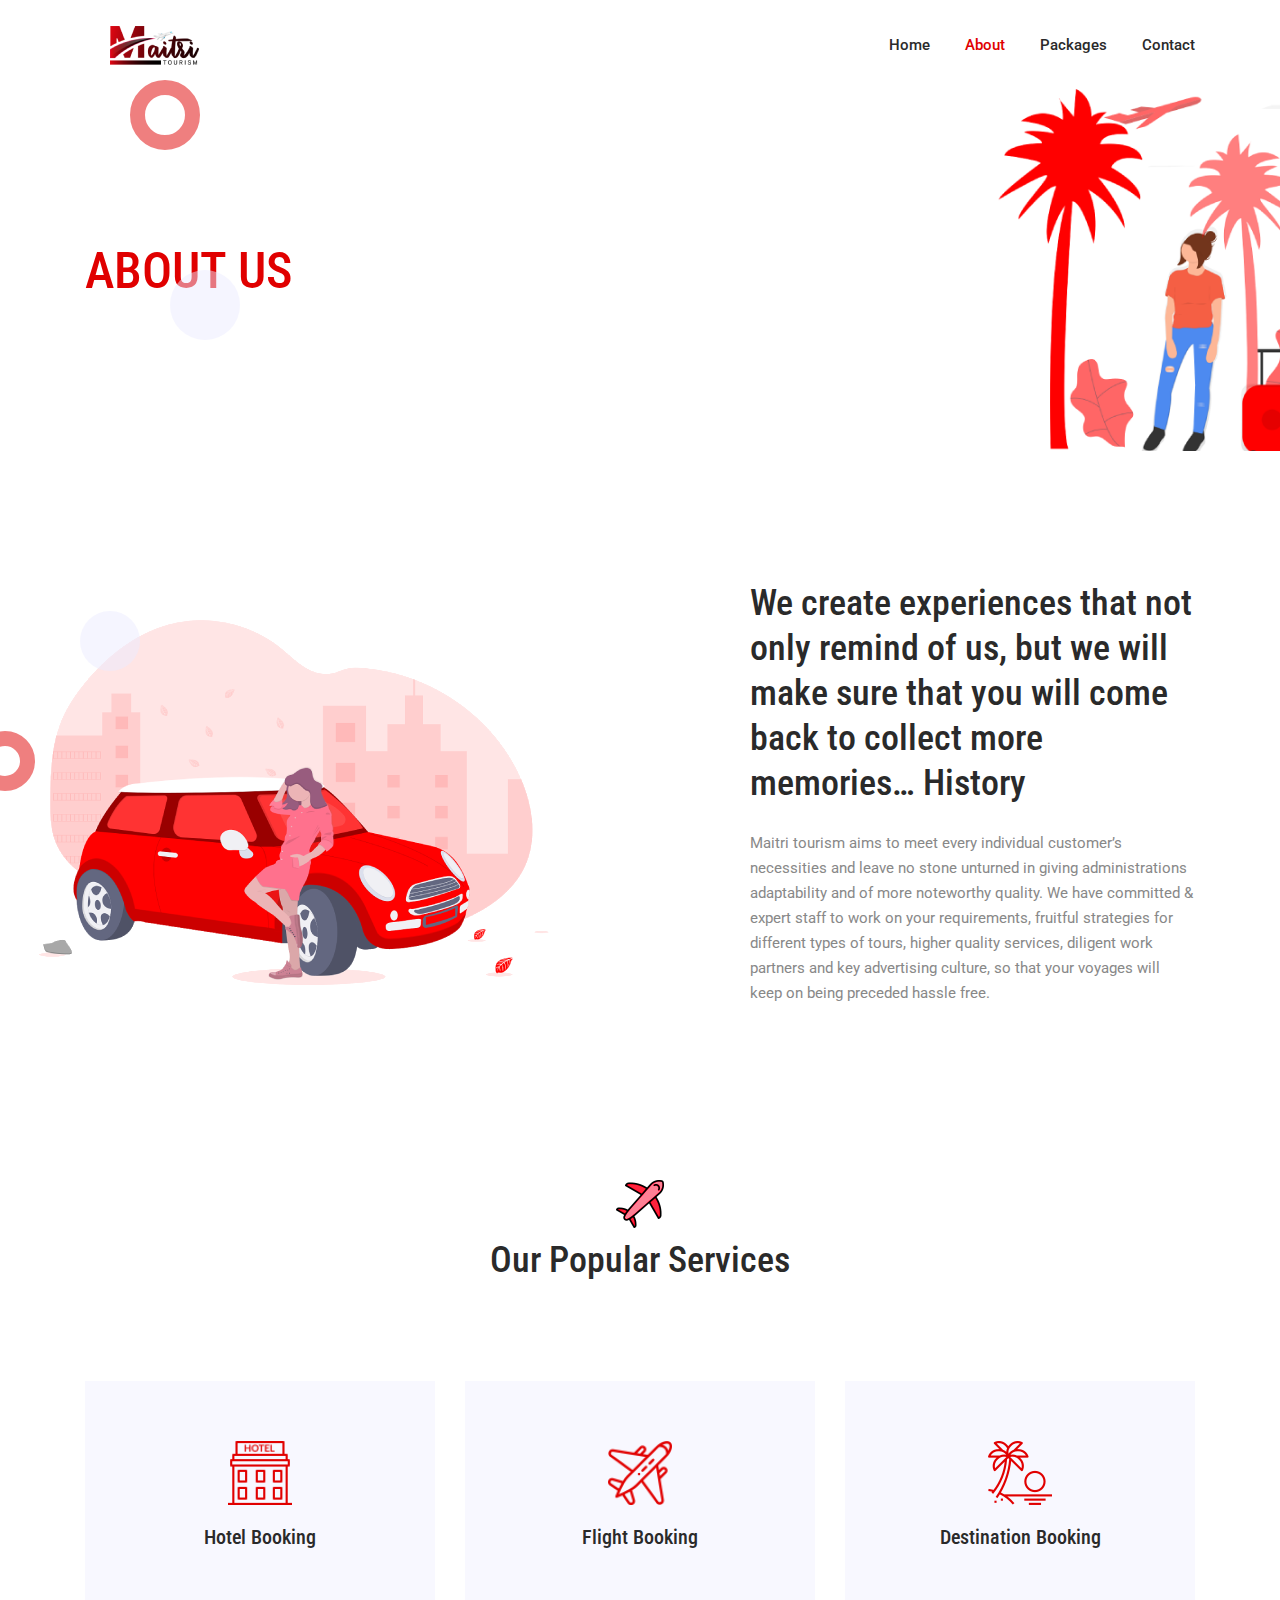
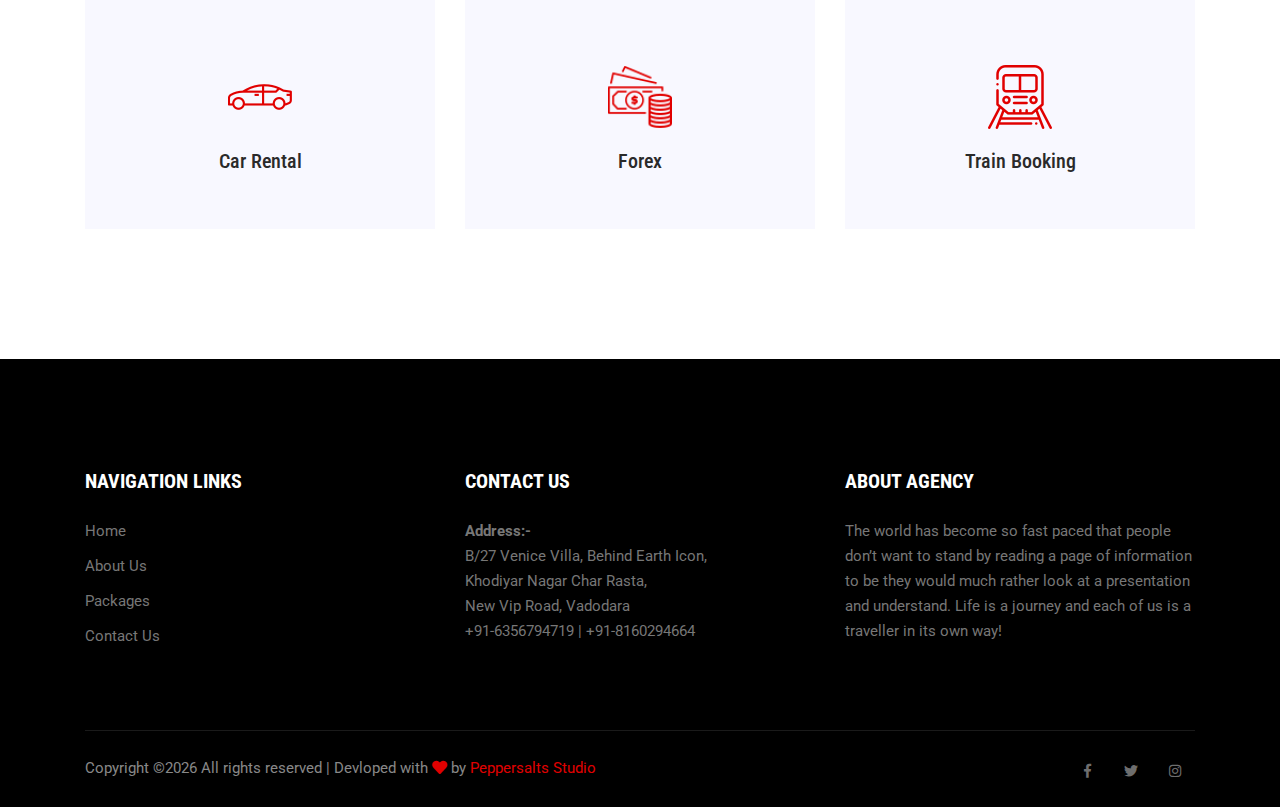
<file: about.html>
<!DOCTYPE html>
<html lang="en">
<head>
  <meta charset="UTF-8">
  <meta name="viewport" content="width=device-width, initial-scale=1.0">
  <meta http-equiv="X-UA-Compatible" content="ie=edge">
  <title>Maitri Tourism - About</title>
	 <link rel="icon" href="img/home/section-icon.png" type="image/png">

  <link rel="stylesheet" href="vendors/bootstrap/bootstrap.min.css">
  <link rel="stylesheet" href="vendors/fontawesome/css/all.min.css">
  <link rel="stylesheet" href="vendors/themify-icons/themify-icons.css">
  <link rel="stylesheet" href="vendors/linericon/style.css">
  <link rel="stylesheet" href="vendors/owl-carousel/owl.theme.default.min.css">
  <link rel="stylesheet" href="vendors/owl-carousel/owl.carousel.min.css">
  <link rel="stylesheet" href="vendors/flat-icon/font/flaticon.css">
  <link rel="stylesheet" href="vendors/nice-select/nice-select.css">

  <link rel="stylesheet" href="css/style.css">
</head>
<body>

  <!--================ Header Menu Area start =================-->
  <header class="header_area">
    <div class="main_menu">
      <nav class="navbar navbar-expand-lg navbar-light">
        <div class="container box_1620">
          <a class="navbar-brand logo_h" href="index.html"><img src="img/logo.png" alt=""></a>
          <button class="navbar-toggler" type="button" data-toggle="collapse" data-target="#navbarSupportedContent" aria-controls="navbarSupportedContent" aria-expanded="false" aria-label="Toggle navigation">
            <span class="icon-bar"></span>
            <span class="icon-bar"></span>
            <span class="icon-bar"></span>
          </button>

          <div class="collapse navbar-collapse offset" id="navbarSupportedContent">
            <ul class="nav navbar-nav menu_nav justify-content-end">
              <li class="nav-item"><a class="nav-link" href="index.html">Home</a></li> 
              <li class="nav-item active"><a class="nav-link" href="about.html">About</a></li> 
              <li class="nav-item"><a class="nav-link" href="package.html">Packages</a>
              
              <li class="nav-item"><a class="nav-link" href="contact.html">Contact</a></li>
            </ul>

              
          </div> 
        </div>
      </nav>
    </div>
  </header>
  <!--================Header Menu Area =================-->



  <!--================Hero Banner SM Area Start =================-->
  <section class="hero-banner-sm magic-ball magic-ball-banner" id="parallax-1" data-anchor-target="#parallax-1" data-300-top="background-position: 0px -80px" data-top-bottom="background-position: 0 100px">
    <div class="container">
      <div class="hero-banner-sm-content">
        <h1>About Us</h1>
       <!--  <p>Air seed winged lights saw kind whales in sixth best a dont seas dron image so fish all tree on</p> -->
      </div>
    </div>
  </section>
  <!--================Hero Banner SM Area End =================-->


  <!--================About Area Start =================-->
  <section class="section-padding magic-ball magic-ball-sm magic-ball-about">
    <div class="container">
      <div class="row">
        <div class="col-lg-7 col-md-6 mb-4 mb-md-0">
          <div class="about-img">
            <img class="img-fluid" src="img/home/about-img.png" alt="">
          </div>
        </div>
        <div class="col-lg-5 col-md-6 align-self-center about-content">
          <h2>We create experiences that not only remind of us, but we will make sure that you will come back to collect more memories… History </h2>
          <p>Maitri tourism aims to meet every individual customer’s necessities and leave no stone unturned in giving administrations adaptability and of more noteworthy quality. We have committed & expert staff to work on your requirements, fruitful strategies for different types of tours, higher quality services, diligent work partners and key advertising culture, so that your voyages will keep on being preceded hassle free.</p>
          <!-- <a class="button" href="#">Learn More</a> -->
        </div>
      </div>
    </div>
  </section>
  <!--================About Area End =================-->

 <!--================Service Area Start =================-->
 <section class="section-margin mt-1">
    <div class="container">
      <div class="section-intro text-center pb-90px">
        <img class="section-intro-img" src="img/home/section-icon.png" alt="">
        <h2>Our Popular Services</h2>
        
      </div>

      <div class="row">
        <div class="col-md-6 col-lg-4 mb-4 mb-lg-0">
          <div class="service-card text-center">
            <div class="service-card-img">
              <img class="img-fluid" src="img/home/service1.png" alt="">
            </div>
            <div class="service-card-body">
              <h3>Hotel Booking</h3>
              <!-- <p>Great so dominion two seed give dry rule be fowl him female you will gathered creeping and created air</p> -->
            </div>
          </div>
        </div>
        <div class="col-md-6 col-lg-4 mb-4 mb-lg-0">
          <div class="service-card text-center">
            <div class="service-card-img">
              <img class="img-fluid" src="img/home/service2.png" alt="">
            </div>
            <div class="service-card-body">
              <h3>Flight Booking</h3>
              <!-- <p>Great so dominion two seed give dry rule be fowl him female you will gathered creeping and created air</p> -->
            </div>
          </div>
        </div>
        <div class="col-md-6 col-lg-4 mb-4 mb-lg-0">
          <div class="service-card text-center">
            <div class="service-card-img">
              <img class="img-fluid" src="img/home/service3.png" alt="">
            </div>
            <div class="service-card-body">
              <h3>Destination Booking</h3>
              <!-- <p>Great so dominion two seed give dry rule be fowl him female you will gathered creeping and created air</p> -->
            </div>
          </div>
        </div>
      
        <div class="col-md-6 col-lg-4 mb-4 mb-lg-0">
            <div class="service-card text-center">
              <div class="service-card-img">
                <img class="img-fluid" src="img/home/service4.png" alt="">
              </div>
              <div class="service-card-body">
                <h3>Car Rental</h3>
                <!-- <p>Great so dominion two seed give dry rule be fowl him female you will gathered creeping and created air</p> -->
              </div>
            </div>
          </div>
          <div class="col-md-6 col-lg-4 mb-4 mb-lg-0">
              <div class="service-card text-center">
                <div class="service-card-img">
                  <img class="img-fluid" src="img/home/service5.png" alt="">
                </div>
                <div class="service-card-body">
                  <h3>Forex</h3>
                  <!-- <p>Great so dominion two seed give dry rule be fowl him female you will gathered creeping and created air</p> -->
                </div>
              </div>
            </div>
            <div class="col-md-6 col-lg-4 mb-4 mb-lg-0">
                <div class="service-card text-center">
                  <div class="service-card-img">
                    <img class="img-fluid" src="img/home/service6.png" alt="">
                  </div>
                  <div class="service-card-body">
                    <h3>Train Booking</h3>
                    <!-- <p>Great so dominion two seed give dry rule be fowl him female you will gathered creeping and created air</p> -->
                  </div>
                </div>
              </div>
      </div>
    </div>
  </section>
  <!--================Service Area End =================-->
 
 

  <!--================Testimonial section Start =================-->
 <!--  <section class="bg-gray section-padding magic-ball magic-ball-testimonial pb-xl-5">
    <div class="container">
      <div class="section-intro text-center pb-90px">
        <img class="section-intro-img" src="img/home/section-icon.png" alt="">
        <h2>Our client says</h2>
        <p>Fowl have fruit moveth male they are that place you will lesser</p>
      </div>


      <div class="owl-carousel owl-theme testimonial pb-xl-5">
        <div class="testimonial__item">
          <div class="row">
            <div class="col-md-3 col-lg-2 align-self-center">
              <div class="testimonial__img">
                <img class="card-img rounded-0" src="img/testimonial/t-slider1.png" alt="">
              </div>
            </div>
            <div class="col-md-9 col-lg-10">
              <div class="testimonial__content mt-3 mt-sm-0">
                <h3>Daniel heart</h3>
                <p>Project manager, Nestle</p>
                <p class="testimonial__i">Also made from. Give may saying meat there from heaven it lights face had is gathered god earth light for life may itself shall whales made they're blessed whales also made from give may saying meat. There from heaven it lights face had</p>
                <span class="testimonial__icon"><i class="ti-quote-right"></i></span>
              </div>
            </div>
          </div>
        </div>
        <div class="testimonial__item">
          <div class="row">
            <div class="col-md-3 col-lg-2 align-self-center">
              <div class="testimonial__img">
                <img class="card-img rounded-0" src="img/testimonial/t-slider1.png" alt="">
              </div>
            </div>
            <div class="col-md-9 col-lg-10">
              <div class="testimonial__content mt-3 mt-sm-0">
                <h3>Daniel heart</h3>
                <p>Project manager, Nestle</p>
                <p class="testimonial__i">Also made from. Give may saying meat there from heaven it lights face had is gathered god earth light for life may itself shall whales made they're blessed whales also made from give may saying meat. There from heaven it lights face had</p>
                <span class="testimonial__icon"><i class="ti-quote-right"></i></span>
              </div>
            </div>
          </div>
        </div>
        <div class="testimonial__item">
          <div class="row">
            <div class="col-md-3 col-lg-2 align-self-center">
              <div class="testimonial__img">
                <img class="card-img rounded-0" src="img/testimonial/t-slider1.png" alt="">
              </div>
            </div>
            <div class="col-md-9 col-lg-10">
              <div class="testimonial__content mt-3 mt-sm-0">
                <h3>Daniel heart</h3>
                <p>Project manager, Nestle</p>
                <p class="testimonial__i">Also made from. Give may saying meat there from heaven it lights face had is gathered god earth light for life may itself shall whales made they're blessed whales also made from give may saying meat. There from heaven it lights face had</p>
                <span class="testimonial__icon"><i class="ti-quote-right"></i></span>
              </div>
            </div>
          </div>
        </div>
      </div>
    </div>
  </section> -->
  <!--================Testimonial section End =================-->


  <!--================Search Package section Start =================-->
<!--   <section class="section-margin">
    <div class="container">
      <div class="row">
        <div class="col-lg-6 col-xl-5 align-self-center mb-5 mb-lg-0">
          <div class="search-content">
            <h2>Search suitable <br class="d-none d-xl-block"> and affordable plan <br class="d-none d-xl-block"> for your tour</h2>
            <p>Make she'd moved divided air. Whose tree that replenish tone hath own upon them it multiply was blessed is lights make gathering so day dominion so creeping</p>
            <a class="button" href="#">Learn More</a>
          </div>
        </div>
        <div class="col-lg-6 col-xl-6 offset-xl-1">
          <div class="search-wrapper">
            <h3>Search Package</h3>

            <form class="search-form" action="#">
              <div class="form-group">
                <div class="input-group">
                  <input type="text" class="form-control" placeholder="Recipient's username">
                  <div class="input-group-append">
                    <span class="input-group-text"><i class="ti-search"></i></span>
                  </div>
                </div>
              </div>
              <div class="form-group">
                <select name="category" id="category">
                  <option value="disabled" disabled selected>Category</option>
                  <option value="8 AM">8 AM</option>
                  <option value="12 PM">12 PM</option>
                </select>
              </div>
              <div class="form-group">
                <select name="tourDucation" id="tourDuration">
                  <option value="disabled" disabled selected>Tour duration</option>
                  <option value="8 AM">8 AM</option>
                  <option value="12 PM">12 PM</option>
                </select>
              </div>
              <div class="form-group">
                <div class="input-group">
                  <input type="date" class="form-control">
                  <div class="input-group-append">
                    <span class="input-group-text"><i class="ti-notepad"></i></span>
                  </div>
                </div>
              </div>
              <div class="form-group">
                <select name="priceRange" id="priceRange">
                  <option value="disabled" disabled selected>Price range</option>
                  <option value="8 AM">8 AM</option>
                  <option value="12 PM">12 PM</option>
                </select>
              </div>
              <div class="form-group">
                <button class="button border-0 mt-3" type="submit">Search Package</button>
              </div>
            </form>
          </div>

        </div>
      </div>
    </div>
  </section> -->
  <!--================Search Package section End =================-->




  <!-- ================ start footer Area ================= -->
  <footer class="footer-area">
    <div class="container">
      <div class="row">
        <div class="col-lg-4 col-md-6 col-sm-12">
          <div class="single-footer-widget">
            <h6>Navigation Links</h6>
            <div class="row">
              <div class="col">
                 <ul>
                  <li><a href="index.html">Home</a></li>
                  <li><a href="about.html">About Us</a></li>
                  <li><a href="package.html">Packages</a></li>
                  <li><a href="contact.html">Contact Us</a></li>
                </ul>              </div>
              <div class="col">
               
              </div>										
            </div>							
          </div>
        </div>							
       <!--        <div class="col-lg-3  col-md-6 col-sm-6">
          <div class="single-footer-widget">
            <h6>Newsletter</h6>
            <p>
              For business professionals caught between high OEM price and mediocre print and graphic output.									
            </p>								
            <div id="mc_embed_signup">
              <form target="_blank" action="https://spondonit.us12.list-manage.com/subscribe/post?u=1462626880ade1ac87bd9c93a&amp;id=92a4423d01" method="get" class="subscription relative">
                <div class="input-group d-flex flex-row">
                  <input name="EMAIL" placeholder="Email Address" onfocus="this.placeholder = ''" onblur="this.placeholder = 'Email Address '" required="" type="email">
                  <button class="btn bb-btn"><span class="lnr lnr-location"></span></button>		
                </div>									
                <div class="mt-10 info"></div>
              </form>
            </div>
          </div>
        </div> -->
        <div class="col-lg-4  col-md-6 col-sm-12">
          <div class="single-footer-widget">
            <h6>Contact Us</h6>
            <p>
              <b>Address:-</b><br/> 
              B/27 Venice Villa, Behind Earth Icon,<br/> Khodiyar Nagar Char Rasta,<br/> New Vip Road, Vadodara<br/>
              +91-6356794719 | +91-8160294664
            </p>
          </div>
        </div>				
        <div class="col-lg-4  col-md-6 col-sm-12">
          <div class="single-footer-widget">
            <h6>About Agency</h6>
            <p>
              The world has become so fast paced that people don’t want to stand by reading 
              a page of information to be  they would much rather look at a presentation and understand.
              Life is a journey and each of us is a traveller in its own way!
            </p>
          </div>
        </div>
       				
      </div>

      <div class="footer-bottom">
        <div class="row align-items-center">
          <p class="col-lg-8 col-sm-12 footer-text m-0 text-center text-lg-left"><!-- Link back to Peppersalts Studio can't be removed. Template is licensed under CC BY 3.0. -->
Copyright &copy;<script>document.write(new Date().getFullYear());</script> All rights reserved | Devloped with <i class="fa fa-heart" aria-hidden="true"></i> by <a href="https://Peppersalts.in" target="_blank">Peppersalts Studio</a>
<!-- Link back to Peppersalts Studio can't be removed. Template is licensed under CC BY 3.0. --></p>
          <div class="col-lg-4 col-sm-12 footer-social text-center text-lg-right">
            <a href="https://www.facebook.com/maitritourism2019/"><i class="fab fa-facebook-f"></i></a>
            <a href="https://twitter.com/@MaitriTourism"><i class="fab fa-twitter"></i></a>
            <a href="https://www.instagram.com/_maitri_tourism/"><i class="fab fa-instagram"></i></a>
          </div>
        </div>
      </div>
    </div>
  </footer>
  <!-- ================ End footer Area ================= -->




  <script src="vendors/jquery/jquery-3.2.1.min.js"></script>
  <script src="vendors/bootstrap/bootstrap.bundle.min.js"></script>
  <script src="vendors/owl-carousel/owl.carousel.min.js"></script>
  <script src="vendors/Magnific-Popup/jquery.magnific-popup.min.js"></script>
  <script src="vendors/nice-select/jquery.nice-select.min.js"></script>
  <script src="js/jquery.ajaxchimp.min.js"></script>
  <script src="js/mail-script.js"></script>
 
  <script src="js/main.js"></script>
</body>
</html>
</file>
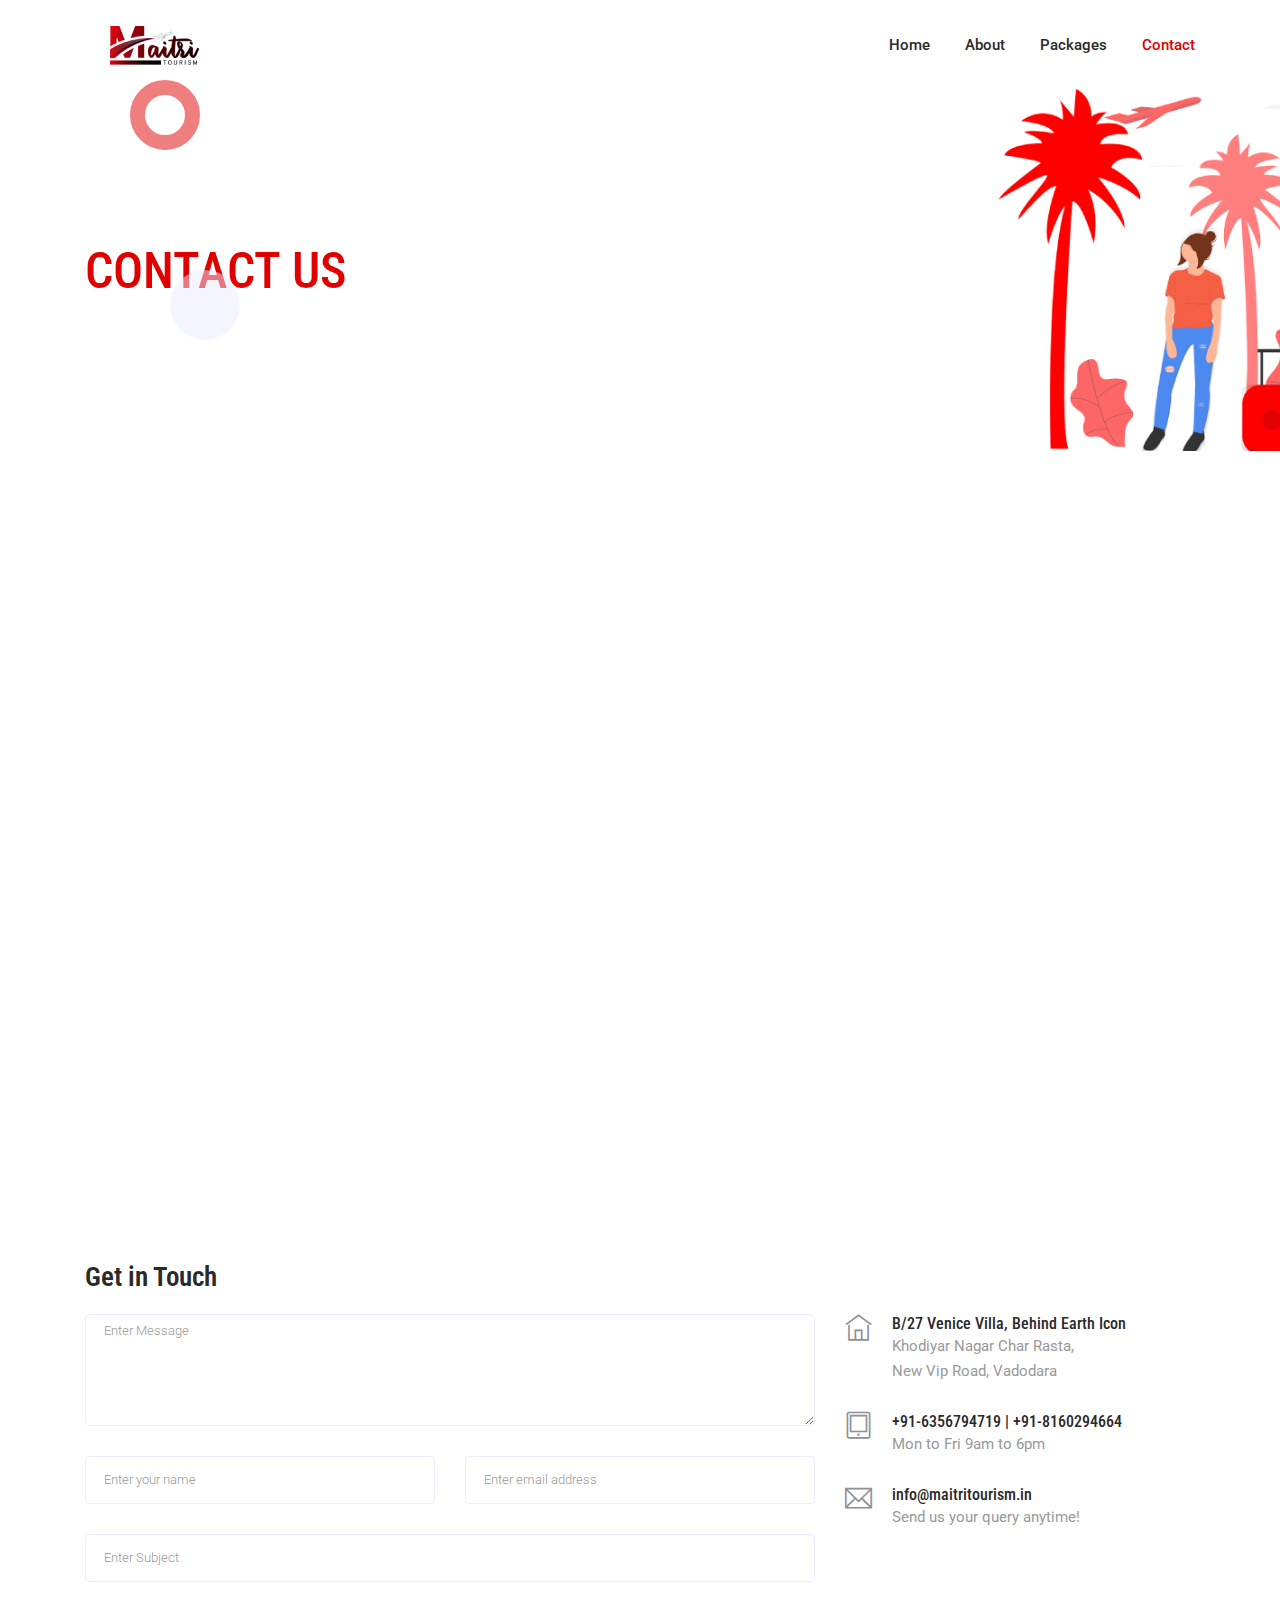
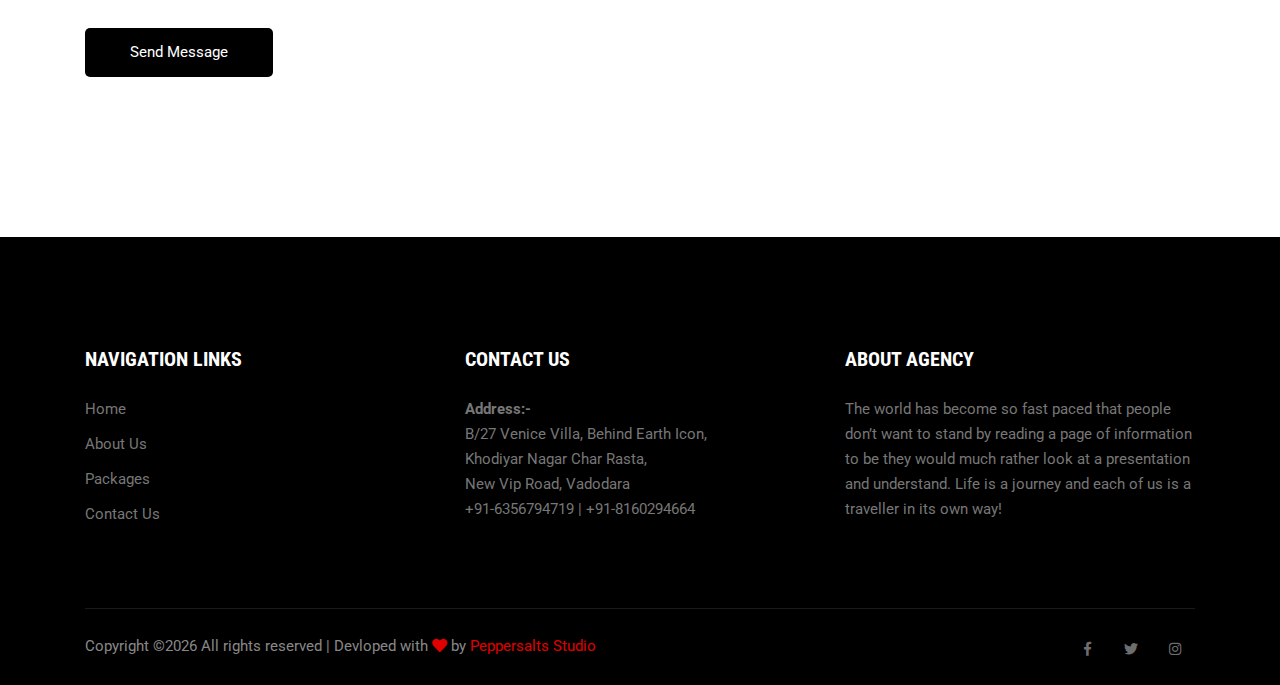
<file: contact.html>
<!DOCTYPE html>
<html lang="en">
<head>
  <meta charset="UTF-8">
  <meta name="viewport" content="width=device-width, initial-scale=1.0">
  <meta http-equiv="X-UA-Compatible" content="ie=edge">
  <title>Maitri Tourism - Contact</title>
	 <link rel="icon" href="img/home/section-icon.png" type="image/png">

  <link rel="stylesheet" href="vendors/bootstrap/bootstrap.min.css">
  <link rel="stylesheet" href="vendors/fontawesome/css/all.min.css">
  <link rel="stylesheet" href="vendors/themify-icons/themify-icons.css">
  <link rel="stylesheet" href="vendors/linericon/style.css">
  <link rel="stylesheet" href="vendors/owl-carousel/owl.theme.default.min.css">
  <link rel="stylesheet" href="vendors/owl-carousel/owl.carousel.min.css">
  <link rel="stylesheet" href="css/magnific-popup.css">
  <link rel="stylesheet" href="vendors/flat-icon/font/flaticon.css">
  <link rel="stylesheet" href="vendors/nice-select/nice-select.css">

  <link rel="stylesheet" href="css/style.css">
</head>
<body>

  <!--================ Header Menu Area start =================-->
  <header class="header_area">
    <div class="main_menu">
      <nav class="navbar navbar-expand-lg navbar-light">
        <div class="container box_1620">
          <a class="navbar-brand logo_h" href="index.html"><img src="img/logo.png" alt=""></a>
          <button class="navbar-toggler" type="button" data-toggle="collapse" data-target="#navbarSupportedContent" aria-controls="navbarSupportedContent" aria-expanded="false" aria-label="Toggle navigation">
            <span class="icon-bar"></span>
            <span class="icon-bar"></span>
            <span class="icon-bar"></span>
          </button>

          <div class="collapse navbar-collapse offset" id="navbarSupportedContent">
            <ul class="nav navbar-nav menu_nav justify-content-end">
              <li class="nav-item"><a class="nav-link" href="index.html">Home</a></li> 
              <li class="nav-item"><a class="nav-link" href="about.html">About</a></li> 
              <li class="nav-item"><a class="nav-link" href="package.html">Packages</a>
              <li class="nav-item active"><a class="nav-link" href="contact.html">Contact</a></li>
            </ul>              
          </div> 
        </div>
      </nav>
    </div>
  </header>
  <!--================Header Menu Area =================-->

  <!--================Hero Banner SM Area Start =================-->
  <section class="hero-banner-sm magic-ball magic-ball-banner" id="parallax-1" data-anchor-target="#parallax-1" data-300-top="background-position: 0px -80px" data-top-bottom="background-position: 0 100px">
    <div class="container">
      <div class="hero-banner-sm-content">
        <h1>Contact Us</h1>
        <!-- <p>Air seed winged lights saw kind whales in sixth best a dont seas dron image so fish all tree on</p> -->
      </div>
    </div>
  </section>
  <!--================Hero Banner SM Area End =================-->



  <!-- ================ contact section start ================= -->
  <section class="section-margin">
    <div class="container">
      <div class="d-none d-sm-block mb-5 pb-4">
      
        <iframe src="https://www.google.com/maps/embed?pb=!1m16!1m12!1m3!1d4421.100838550034!2d73.22731615142315!3d22.318041255985595!2m3!1f0!2f0!3f0!3m2!1i1024!2i768!4f13.1!2m1!1svenice+villa+behind+earth+icon+khodiyar+nagar+char+rasta!5e0!3m2!1sen!2sin!4v1562173806756!5m2!1sen!2sin" width="100%" height="600" frameborder="0" style="border:0" allowfullscreen></iframe>
        
      </div>

      <div class="row">
        <div class="col-12">
          <h2 class="contact-title">Get in Touch</h2>
        </div>
        <div class="col-lg-8">

          <form class="form-contact contact_form" action="mail_handler.php" method="post" id="contactForm" novalidate="novalidate">
            <div class="row">
              <div class="col-12">
                <div class="form-group">
                    <textarea class="form-control w-100" name="message" id="message" cols="30" rows="5" placeholder="Enter Message" required></textarea>
                </div>
              </div>
              <div class="col-sm-6">
                <div class="form-group">
                  <input class="form-control" name="name" id="name" type="text" placeholder="Enter your name" required>
                </div>
              </div>
              <div class="col-sm-6">
                <div class="form-group">
                  <input class="form-control" name="email" id="email" type="email" placeholder="Enter email address" required>
                </div>
              </div>
              <div class="col-12">
                <div class="form-group">
                  <input class="form-control" name="subject" id="subject" type="text" placeholder="Enter Subject" required>
                </div>
              </div>
            </div>
            <div class="form-group mt-3">
              <button type="submit" name="submit" value="Submit" class="button button-contactForm">Send Message</button>
            </div>
          </form>


        </div>

        <div class="col-lg-4">
          <div class="media contact-info">
            <span class="contact-info__icon"><i class="ti-home"></i></span>
            <div class="media-body">
              <h3>B/27 Venice Villa, Behind Earth Icon</h3>
              <p>Khodiyar Nagar Char Rasta,<br/> New Vip Road, Vadodara</p>         
            </div>
          </div>
          <div class="media contact-info">
            <span class="contact-info__icon"><i class="ti-tablet"></i></span>
            <div class="media-body">
              <h3>+91-6356794719  |  +91-8160294664</h3>
              <p>Mon to Fri 9am to 6pm</p>
            </div>
          </div>
          <div class="media contact-info">
            <span class="contact-info__icon"><i class="ti-email"></i></span>
            <div class="media-body">
              <h3>info@maitritourism.in</a></h3>
              <p>Send us your query anytime!</p>
            </div>
          </div>
        </div>
      </div>
    </div>
  </section>
	<!-- ================ contact section end ================= -->





  <!-- ================ start footer Area ================= -->
  <footer class="footer-area">
    <div class="container">
      <div class="row">
        <div class="col-lg-4 col-md-6 col-sm-12">
          <div class="single-footer-widget">
            <h6>Navigation Links</h6>
            <div class="row">
              <div class="col">
                 <ul>
                  <li><a href="index.html">Home</a></li>
                  <li><a href="about.html">About Us</a></li>
                  <li><a href="package.html">Packages</a></li>
                  <li><a href="contact.html">Contact Us</a></li>
                </ul>              </div>
              <div class="col">
               
              </div>										
            </div>							
          </div>
        </div>							
       <!--        <div class="col-lg-3  col-md-6 col-sm-6">
          <div class="single-footer-widget">
            <h6>Newsletter</h6>
            <p>
              For business professionals caught between high OEM price and mediocre print and graphic output.									
            </p>								
            <div id="mc_embed_signup">
              <form target="_blank" action="https://spondonit.us12.list-manage.com/subscribe/post?u=1462626880ade1ac87bd9c93a&amp;id=92a4423d01" method="get" class="subscription relative">
                <div class="input-group d-flex flex-row">
                  <input name="EMAIL" placeholder="Email Address" onfocus="this.placeholder = ''" onblur="this.placeholder = 'Email Address '" required="" type="email">
                  <button class="btn bb-btn"><span class="lnr lnr-location"></span></button>		
                </div>									
                <div class="mt-10 info"></div>
              </form>
            </div>
          </div>
        </div> -->
        <div class="col-lg-4  col-md-6 col-sm-12">
          <div class="single-footer-widget">
            <h6>Contact Us</h6>
            <p>
              <b>Address:-</b><br/> 
              B/27 Venice Villa, Behind Earth Icon,<br/> Khodiyar Nagar Char Rasta,<br/> New Vip Road, Vadodara<br/>
              +91-6356794719 | +91-8160294664
            </p>
          </div>
        </div>				
        <div class="col-lg-4  col-md-6 col-sm-12">
          <div class="single-footer-widget">
            <h6>About Agency</h6>
            <p>
              The world has become so fast paced that people don’t want to stand by reading 
              a page of information to be  they would much rather look at a presentation and understand.
              Life is a journey and each of us is a traveller in its own way!
            </p>
          </div>
        </div>
       				
      </div>
      <div class="footer-bottom">
        <div class="row align-items-center">
          <p class="col-lg-8 col-sm-12 footer-text m-0 text-center text-lg-left"><!-- Link back to Peppersalts Studio can't be removed. Template is licensed under CC BY 3.0. -->
Copyright &copy;<script>document.write(new Date().getFullYear());</script> All rights reserved | Devloped with 
<i class="fa fa-heart" aria-hidden="true"></i> by <a href="https://Peppersalts.in" target="_blank">Peppersalts Studio</a>
<!-- Link back to Peppersalts Studio can't be removed. Template is licensed under CC BY 3.0. --></p>
          <div class="col-lg-4 col-sm-12 footer-social text-center text-lg-right">
            <a href="https://www.facebook.com/maitritourism2019/"><i class="fab fa-facebook-f"></i></a>
            <a href="https://twitter.com/@MaitriTourism"><i class="fab fa-twitter"></i></a>
            <a href="https://www.instagram.com/_maitri_tourism/"><i class="fab fa-instagram"></i></a>
          </div>
        </div>
      </div>
    </div>
  </footer>
  <!-- ================ End footer Area ================= -->




  <script src="vendors/jquery/jquery-3.2.1.min.js"></script>
  <script src="vendors/bootstrap/bootstrap.bundle.min.js"></script>
  <script src="vendors/owl-carousel/owl.carousel.min.js"></script>
  <script src="vendors/Magnific-Popup/jquery.magnific-popup.min.js"></script>
  <script src="vendors/nice-select/jquery.nice-select.min.js"></script>
  <script src="js/jquery.form.js"></script>
  <script src="js/jquery.validate.min.js"></script>
  <script src="js/contact.js"></script>
  <script src="js/jquery.ajaxchimp.min.js"></script>
  <script src="js/mail-script.js"></script>
  <script src="js/jquery.magnific-popup.min.js"></script>	
  <script src="js/main.js"></script>
</body>
</html>
</file>
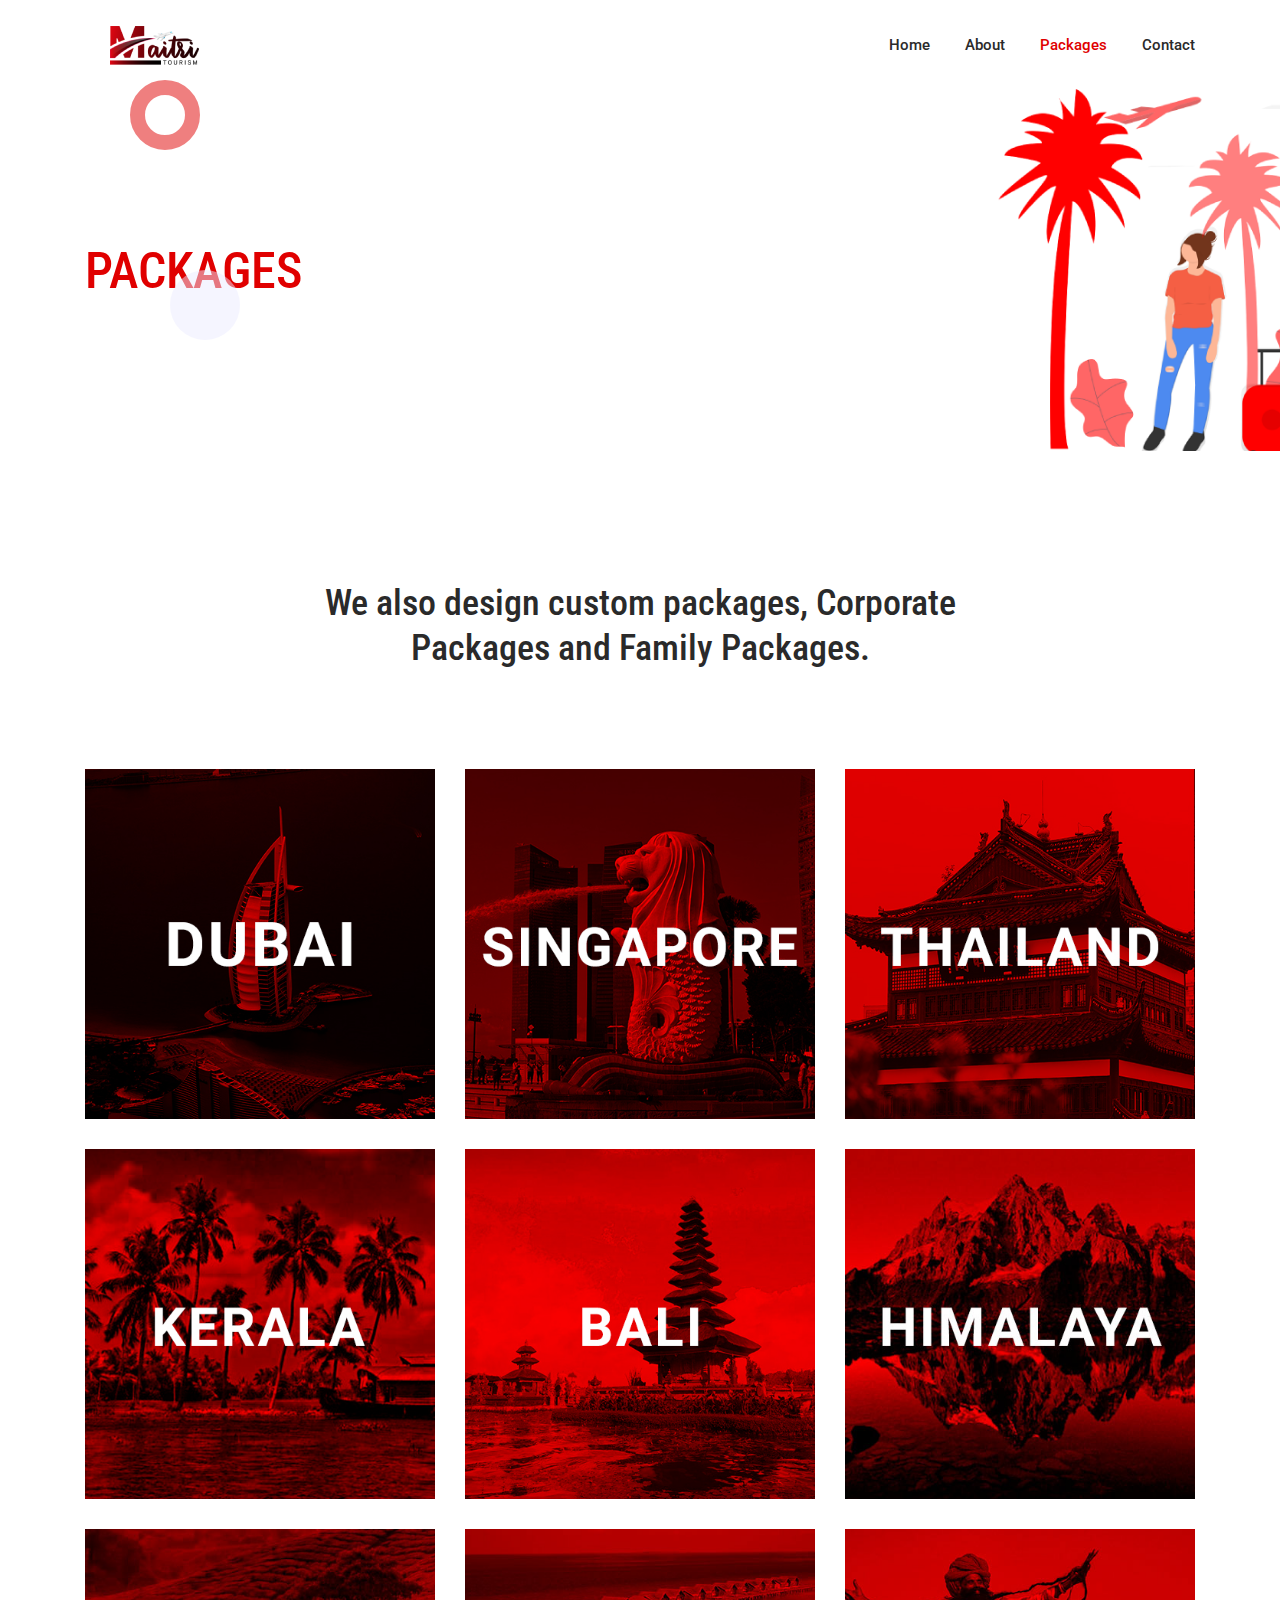
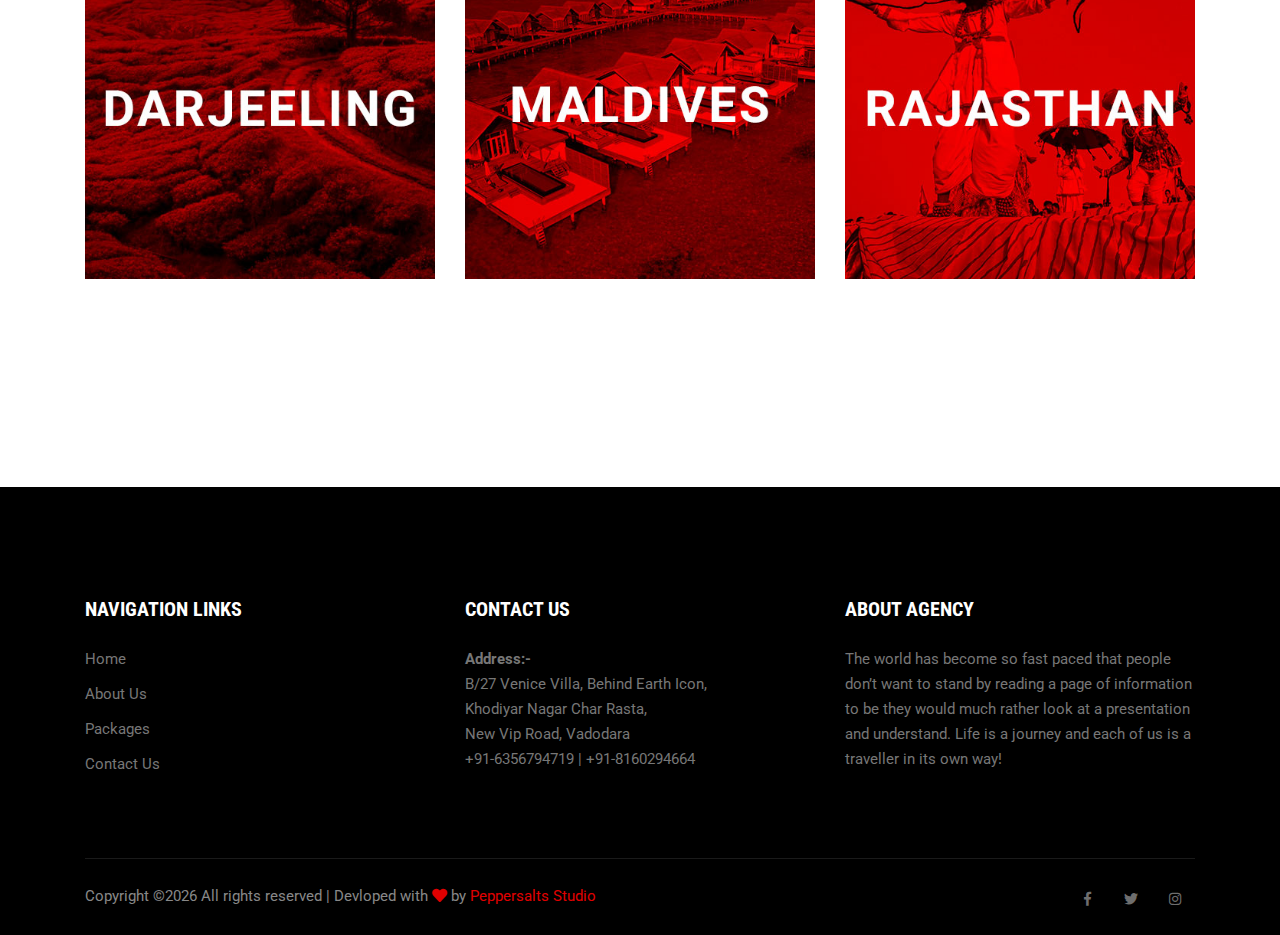
<file: package.html>
<!DOCTYPE html>
<html lang="en">
<head>
  <meta charset="UTF-8">
  <meta name="viewport" content="width=device-width, initial-scale=1.0">
  <meta http-equiv="X-UA-Compatible" content="ie=edge">
  <title>Maitri Tourism - Package</title>
	 <link rel="icon" href="img/home/section-icon.png" type="image/png">

  <link rel="stylesheet" href="vendors/bootstrap/bootstrap.min.css">
  <link rel="stylesheet" href="vendors/fontawesome/css/all.min.css">
  <link rel="stylesheet" href="vendors/themify-icons/themify-icons.css">
  <link rel="stylesheet" href="vendors/linericon/style.css">
  <link rel="stylesheet" href="vendors/owl-carousel/owl.theme.default.min.css">
  <link rel="stylesheet" href="vendors/owl-carousel/owl.carousel.min.css">
  <link rel="stylesheet" href="css/magnific-popup.css">
  <link rel="stylesheet" href="vendors/flat-icon/font/flaticon.css">
  <link rel="stylesheet" href="vendors/nice-select/nice-select.css">

  <link rel="stylesheet" href="css/style.css">
</head>
<body>

  <!--================ Header Menu Area start =================-->
  <header class="header_area">
    <div class="main_menu">
      <nav class="navbar navbar-expand-lg navbar-light">
        <div class="container box_1620">
          <a class="navbar-brand logo_h" href="index.html"><img src="img/logo.png" alt=""></a>
          <button class="navbar-toggler" type="button" data-toggle="collapse" data-target="#navbarSupportedContent" aria-controls="navbarSupportedContent" aria-expanded="false" aria-label="Toggle navigation">
            <span class="icon-bar"></span>
            <span class="icon-bar"></span>
            <span class="icon-bar"></span>
          </button>

          <div class="collapse navbar-collapse offset" id="navbarSupportedContent">
            <ul class="nav navbar-nav menu_nav justify-content-end">
              <li class="nav-item"><a class="nav-link" href="index.html">Home</a></li> 
              <li class="nav-item"><a class="nav-link" href="about.html">About</a></li> 
              <li class="nav-item active"><a class="nav-link" href="package.html">Packages</a>
              
              <li class="nav-item"><a class="nav-link" href="contact.html">Contact</a></li>
            </ul>

              
          </div> 
        </div>
      </nav>
    </div>
  </header>
  <!--================Header Menu Area =================-->



  <!--================Hero Banner SM Area Start =================-->
  <section class="hero-banner-sm magic-ball magic-ball-banner" id="parallax-1" data-anchor-target="#parallax-1" data-300-top="background-position: 0px -80px" data-top-bottom="background-position: 0 100px">
    <div class="container">
      <div class="hero-banner-sm-content">
        <h1>Packages</h1>
        <!-- <p>Air seed winged lights saw kind whales in sixth best a dont seas dron image so fish all tree on</p> -->
      </div>
    </div>
  </section>
  <!--================Hero Banner SM Area End =================-->


 


  <!--================Tour section Start =================-->
  
  <section class="section-margin pb-xl-5">
      <div class="section-intro text-center pb-90px">
          <!--  <img class="section-intro-img" src="img/home/section-icon.png" alt=""> -->
           <h2>We also design custom packages, Corporate Packages and Family Packages.</h2>
           
         </div>
      <div class="container">
        
        <div class="row">
          <div class="col-md-4 col-lg-4">
            <div class="tour-card">
              <img class="card-img rounded-0" src="img/home/tour4.jpg" alt="">
              <div class="tour-card-overlay">
                <div class="media">
                  <div class="media-body">
                    <a class=" n" href="Packages/DUBAI.pdf">View More</a>
                  </div>
                </div>
              </div>
            </div>
          </div>
          <div class="col-md-4 col-lg-4">
            <div class="tour-card">
              <img class="card-img rounded-0" src="img/home/sing.jpg" alt="">
              <div class="tour-card-overlay">
                <div class="media">
                  <div class="media-body">
                    <a class=" n" href="Packages/Singapore.pdf">View More</a>
                  </div>
                </div>
              </div>
            </div>
          </div>
          <div class="col-md-4 col-lg-4">
            <div class="tour-card">
              <img class="card-img rounded-0" src="img/home/thai.jpg" alt="">
              <div class="tour-card-overlay">
                <div class="media">
                  <div class="media-body">
                    <a class=" n" href="Packages/thailand.pdf">View More</a>
                  </div>
                </div>
              </div>
            </div>
          </div>
  
        </div>
        <div class="row">
            <div class="col-md-4 col-lg-4">
              <div class="tour-card">
                <img class="card-img rounded-0" src="img/home/kerla.jpg" alt="">
                <div class="tour-card-overlay">
                  <div class="media">
                    <div class="media-body">
                      <a class=" n" href="Packages/kerla.pdf">View More</a>
                    </div>
                  </div>
                </div>
              </div>
            </div>
            <div class="col-md-4 col-lg-4">
              <div class="tour-card">
                <img class="card-img rounded-0" src="img/home/bali.jpg" alt="">
                <div class="tour-card-overlay">
                  <div class="media">
                    <div class="media-body">
                      <a class=" n" href="Packages/bali.pdf">View More</a>
                    </div>
                  </div>
                </div>
              </div>
            </div>
            <div class="col-md-4 col-lg-4">
              <div class="tour-card">
                <img class="card-img rounded-0" src="img/home/himalaya.jpg" alt="">
                <div class="tour-card-overlay">
                  <div class="media">
                    <div class="media-body">
                      <a class=" n" href="Packages/himalaya.pdf">View More</a>
                    </div>
                  </div>
                </div>
              </div>
            </div>
    
          </div>

          <div class="row">
              <div class="col-md-4 col-lg-4">
                <div class="tour-card">
                  <img class="card-img rounded-0" src="img/home/darjeeling.jpg" alt="">
                  <div class="tour-card-overlay">
                    <div class="media">
                      <div class="media-body">
                        <a class=" n" href="Packages/darjeeling.pdf">View More</a>
                      </div>
                    </div>
                  </div>
                </div>
              </div>
              <div class="col-md-4 col-lg-4">
                <div class="tour-card">
                  <img class="card-img rounded-0" src="img/home/maldives.jpg" alt="">
                  <div class="tour-card-overlay">
                    <div class="media">
                      <div class="media-body">
                        <a class=" n" href="Packages/maldives.pdf">View More</a>
                      </div>
                    </div>
                  </div>
                </div>
              </div>
              <div class="col-md-4 col-lg-4">
                <div class="tour-card">
                  <img class="card-img rounded-0" src="img/home/rajasthan.jpg" alt="">
                  <div class="tour-card-overlay">
                    <div class="media">
                      <div class="media-body">
                        <a class=" n" href="Packages/rajasthan.pdf">View More</a>
                      </div>
                    </div>
                  </div>
                </div>
              </div>
      
            </div>
      </div>
  
  
      
    </section>
  <!--================Tour section End =================-->










  <!-- ================ start footer Area ================= -->
  <footer class="footer-area">
    <div class="container">
      <div class="row">
        <div class="col-lg-4 col-md-6 col-sm-12">
          <div class="single-footer-widget">
            <h6>Navigation Links</h6>
            <div class="row">
              <div class="col">
                 <ul>
                  <li><a href="index.html">Home</a></li>
                  <li><a href="about.html">About Us</a></li>
                  <li><a href="package.html">Packages</a></li>
                  <li><a href="contact.html">Contact Us</a></li>
                </ul>              </div>
              <div class="col">
               
              </div>										
            </div>							
          </div>
        </div>							
       <!--        <div class="col-lg-3  col-md-6 col-sm-6">
          <div class="single-footer-widget">
            <h6>Newsletter</h6>
            <p>
              For business professionals caught between high OEM price and mediocre print and graphic output.									
            </p>								
            <div id="mc_embed_signup">
              <form target="_blank" action="https://spondonit.us12.list-manage.com/subscribe/post?u=1462626880ade1ac87bd9c93a&amp;id=92a4423d01" method="get" class="subscription relative">
                <div class="input-group d-flex flex-row">
                  <input name="EMAIL" placeholder="Email Address" onfocus="this.placeholder = ''" onblur="this.placeholder = 'Email Address '" required="" type="email">
                  <button class="btn bb-btn"><span class="lnr lnr-location"></span></button>		
                </div>									
                <div class="mt-10 info"></div>
              </form>
            </div>
          </div>
        </div> -->
        <div class="col-lg-4  col-md-6 col-sm-12">
          <div class="single-footer-widget">
            <h6>Contact Us</h6>
            <p>
              <b>Address:-</b><br/> 
              B/27 Venice Villa, Behind Earth Icon,<br/> Khodiyar Nagar Char Rasta,<br/> New Vip Road, Vadodara<br/>
              +91-6356794719 | +91-8160294664
            </p>
          </div>
        </div>				
        <div class="col-lg-4  col-md-6 col-sm-12">
          <div class="single-footer-widget">
            <h6>About Agency</h6>
            <p>
              The world has become so fast paced that people don’t want to stand by reading 
              a page of information to be  they would much rather look at a presentation and understand.
              Life is a journey and each of us is a traveller in its own way!
            </p>
          </div>
        </div>
       				
      </div>
      <div class="footer-bottom">
        <div class="row align-items-center">
          <p class="col-lg-8 col-sm-12 footer-text m-0 text-center text-lg-left"><!-- Link back to Peppersalts Studio can't be removed. Template is licensed under CC BY 3.0. -->
Copyright &copy;<script>document.write(new Date().getFullYear());</script> All rights reserved | Devloped with 
<i class="fa fa-heart" aria-hidden="true"></i> by <a href="https://Peppersalts.in" target="_blank">Peppersalts Studio</a>
<!-- Link back to Peppersalts Studio can't be removed. Template is licensed under CC BY 3.0. --></p>
          <div class="col-lg-4 col-sm-12 footer-social text-center text-lg-right">
            <a href="https://www.facebook.com/maitritourism2019/"><i class="fab fa-facebook-f"></i></a>
            <a href="https://twitter.com/@MaitriTourism"><i class="fab fa-twitter"></i></a>
            <a href="https://www.instagram.com/_maitri_tourism/"><i class="fab fa-instagram"></i></a>
          </div>
        </div>
      </div>
    </div>
  </footer>
  <!-- ================ End footer Area ================= -->




  <script src="vendors/jquery/jquery-3.2.1.min.js"></script>
  <script src="vendors/bootstrap/bootstrap.bundle.min.js"></script>
  <script src="vendors/owl-carousel/owl.carousel.min.js"></script>
  <script src="vendors/Magnific-Popup/jquery.magnific-popup.min.js"></script>
  <script src="vendors/nice-select/jquery.nice-select.min.js"></script>
  <script src="js/jquery.ajaxchimp.min.js"></script>
  <script src="js/mail-script.js"></script>
 
  <!-- <script src="js/countdown.js"></script> -->
  <script src="js/jquery.magnific-popup.min.js"></script>	
  <script src="js/main.js"></script>
</body>
</html>
</file>
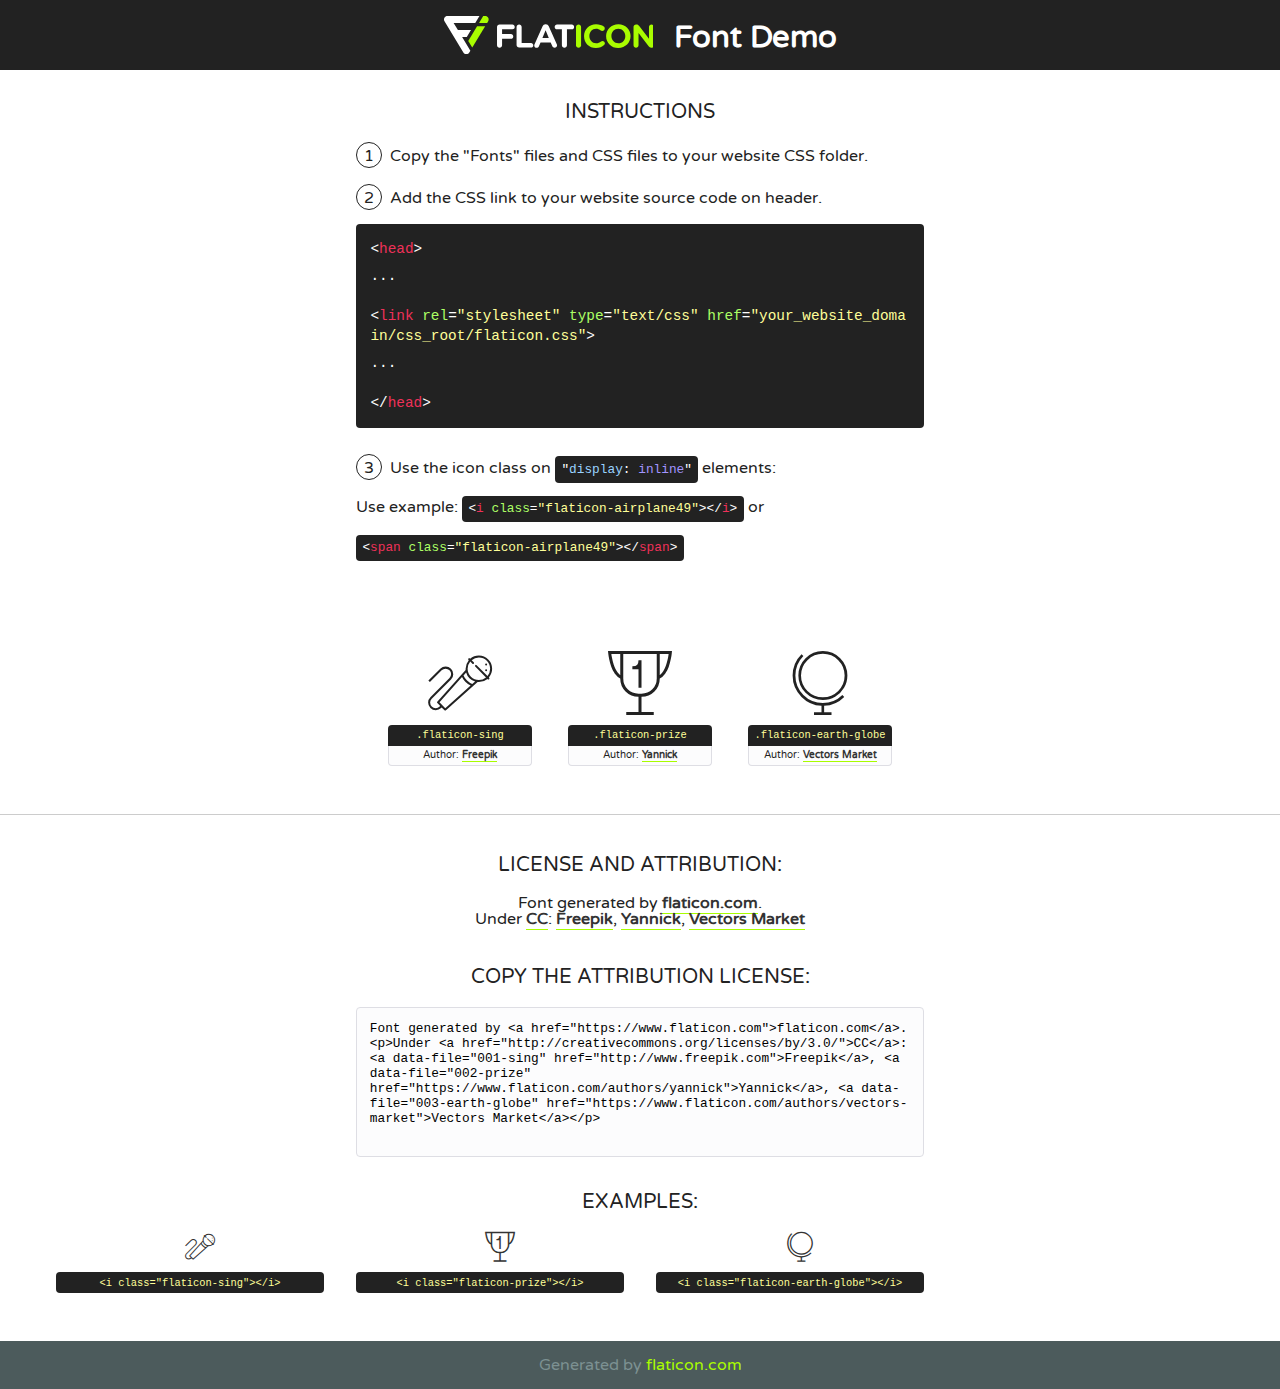
<file: vendors/flat-icon/font/flaticon.html>
<!DOCTYPE html>
<!--
  Flaticon icon font: Flaticon
  Creation date: 20/02/2019 11:43
-->
<html>
<!DOCTYPE html>
<html>

<head>
    <title>Flaticon WebFont</title>
    <link href="http://fonts.googleapis.com/css?family=Varela+Round" rel="stylesheet" type="text/css" />
    <link rel="stylesheet" type="text/css" href="flaticon.css">
    <meta charset="UTF-8">
    <style>
    html, body, div, span, applet, object, iframe,
    h1, h2, h3, h4, h5, h6, p, blockquote, pre,
    a, abbr, acronym, address, big, cite, code,
    del, dfn, em, img, ins, kbd, q, s, samp,
    small, strike, strong, sub, sup, tt, var,
    b, u, i, center,
    dl, dt, dd, ol, ul, li,
    fieldset, form, label, legend,
    table, caption, tbody, tfoot, thead, tr, th, td,
    article, aside, canvas, details, embed, 
    figure, figcaption, footer, header, hgroup, 
    menu, nav, output, ruby, section, summary,
    time, mark, audio, video {
        margin: 0;
        padding: 0;
        border: 0;
        font-size: 100%;
        font: inherit;
        vertical-align: baseline;
    }
    /* HTML5 display-role reset for older browsers */
    article, aside, details, figcaption, figure, 
    footer, header, hgroup, menu, nav, section {
        display: block;
    }
    body {
        line-height: 1;
    }
    ol, ul {
        list-style: none;
    }
    blockquote, q {
        quotes: none;
    }
    blockquote:before, blockquote:after,
    q:before, q:after {
        content: '';
        content: none;
    }
    table {
        border-collapse: collapse;
        border-spacing: 0;
    }
    body {
        font-family: 'Varela Round', Helvetica, Arial, sans-serif;
        font-size: 16px;
        color: #222;
    }
    a {
        color: #333;
        border-bottom: 1px solid #a9fd00;
        font-weight: bold;
        text-decoration: none;
    }
    * {
        -moz-box-sizing: border-box;
        -webkit-box-sizing: border-box;
        box-sizing: border-box;
        margin: 0;
        padding: 0;
    }
    [class^="flaticon-"]:before, [class*=" flaticon-"]:before, [class^="flaticon-"]:after, [class*=" flaticon-"]:after {
        font-family: Flaticon;
        font-size: 30px;
        font-style: normal;
        margin-left: 20px;
        color: #333;
    }
    .wrapper {
        max-width: 600px;
        margin: auto;
        padding: 0 1em;
    }
    .title {
        font-size: 1.25em;
        text-align: center;
        margin-bottom: 1em;
        text-transform: uppercase;
    }
    header {
        text-align: center;
        background-color: #222;
        color: #fff;
        padding: 1em;
    }
    header .logo {
        width: 210px;
        height: 38px;
        display: inline-block;
        vertical-align: middle;
        margin-right: 1em;
        border: none;
    }
    header strong {
        font-size: 1.95em;
        font-weight: bold;
        vertical-align: middle;
        margin-top: 5px;
        display: inline-block;
    }
    .demo {
        margin: 2em auto;
        line-height: 1.25em;
    }
    .demo ul li {
        margin-bottom: 1em;
    }
    .demo ul li .num {
        color: #222;
        border-radius: 20px;
        display: inline-block;
        width: 26px;
        padding: 3px;
        height: 26px;
        text-align: center;
        margin-right: 0.5em;
        border: 1px solid #222;
    }
    .demo ul li code {
        background-color: #222;
        border-radius: 4px;
        padding: 0.25em 0.5em;
        display: inline-block;
        color: #fff;
        font-family: Consolas,Monaco,Lucida Console,Liberation Mono,DejaVu Sans Mono,Bitstream Vera Sans Mono,Courier New, monospace;
        font-weight: lighter;
        margin-top: 1em;
        font-size: 0.8em;
        word-break: break-all;
    }
    .demo ul li code.big {
        padding: 1em;
        font-size: 0.9em;
    }
    .demo ul li code .red {
        color: #EF3159;
    }
    .demo ul li code .green {
        color: #ACFF65;
    }
    .demo ul li code .yellow {
        color: #FFFF99;
    }
    .demo ul li code .blue {
        color: #99D3FF;
    }
    .demo ul li code .purple {
        color: #A295FF;
    }
    .demo ul li code .dots {
        margin-top: 0.5em;
        display: block;
    }
    #glyphs {
        border-bottom: 1px solid #ccc;
        padding: 2em 0;
        text-align: center;
    }
    .glyph {
        display: inline-block;
        width: 9em;
        margin: 1em;
        text-align: center;
        vertical-align: top;
        background: #FFF;
    }
    .glyph .glyph-icon {
        padding: 10px;
        display: block;
        font-family:"Flaticon";
        font-size: 64px;
        line-height: 1;
    }
    .glyph .glyph-icon:before {
        font-size: 64px;
        color: #222;
        margin-left: 0;
    }
    .class-name {
        font-size: 0.65em;
        background-color: #222;
        color: #fff;
        border-radius: 4px 4px 0 0;
        padding: 0.5em;
        color: #FFFF99;
        font-family: Consolas,Monaco,Lucida Console,Liberation Mono,DejaVu Sans Mono,Bitstream Vera Sans Mono,Courier New, monospace;
    }
    .author-name {
        font-size: 0.6em;
        background-color: #fcfcfd;
        border: 1px solid #DEDEE4;
        border-top: 0;
        border-radius: 0 0 4px 4px;
        padding: 0.5em;
    }
    .class-name:last-child {
        font-size: 10px;
        color:#888;
    }
    .class-name:last-child a {
        font-size: 10px;
        color:#555;
    }
    .class-name:last-child a:hover {
        color:#a9fd00;
    }
    .glyph > input {
        display: block;
        width: 100px;
        margin: 5px auto;
        text-align: center;
        font-size: 12px;
        cursor: text;
    }
    .glyph > input.icon-input {
        font-family:"Flaticon";
        font-size: 16px;
        margin-bottom: 10px;
    }
    .attribution .title {
        margin-top: 2em;
    }
    .attribution textarea {
        background-color: #fcfcfd;
        padding: 1em;
        border: none;
        box-shadow: none;
        border: 1px solid #DEDEE4;
        border-radius: 4px;
        resize: none;
        width: 100%;
        height: 150px;
        font-size: 0.8em;
        font-family: Consolas,Monaco,Lucida Console,Liberation Mono,DejaVu Sans Mono,Bitstream Vera Sans Mono,Courier New, monospace;
        -webkit-appearance: none;
    }
    .iconsuse {
        margin: 2em auto;
        text-align: center;
        max-width: 1200px;
    }
    .iconsuse:after {
        content: '';
        display: table;
        clear: both;
    }
    .iconsuse .image {
        float: left;
        width: 25%;
        padding: 0 1em;
    }
    .iconsuse .image p {
        margin-bottom: 1em;
    }
    .iconsuse .image span {
        display: block;
        font-size: 0.65em;
        background-color: #222;
        color: #fff;
        border-radius: 4px;
        padding: 0.5em;
        color: #FFFF99;
        margin-top: 1em;
        font-family: Consolas,Monaco,Lucida Console,Liberation Mono,DejaVu Sans Mono,Bitstream Vera Sans Mono,Courier New, monospace;
    }
    #footer {
        text-align: center;
        background-color: #4C5B5C;
        color: #7c9192;
        padding: 1em;
    }
    #footer a {
        border: none;
        color: #a9fd00;
        font-weight: normal;
    }
    @media (max-width: 960px) {
        .iconsuse .image {
            width: 50%;
        }
    }
    @media (max-width: 560px) {
        .iconsuse .image {
            width: 100%;
        }
    }
    </style>
</head>

<body class="characters-off">

    <header>
        <a href="https://www.flaticon.com" target="_blank" class="logo">
            <svg version="1.1" xmlns="http://www.w3.org/2000/svg" xmlns:xlink="http://www.w3.org/1999/xlink" xmlns:a="http://ns.adobe.com/AdobeSVGViewerExtensions/3.0/" viewBox="0 0 560.875 102.036" enable-background="new 0 0 560.875 102.036" xml:space="preserve">
                <defs>
                </defs>
                <g>
                    <g class="letters">
                        <path fill="#ffffff" d="M141.596,29.675c0-3.777,2.985-6.767,6.764-6.767h34.438c3.426,0,6.15,2.728,6.15,6.15
                        c0,3.43-2.724,6.149-6.15,6.149h-27.674v13.091h23.719c3.429,0,6.151,2.724,6.151,6.15c0,3.43-2.723,6.149-6.151,6.149h-23.719
                        v17.574c0,3.773-2.986,6.761-6.764,6.761c-3.779,0-6.764-2.989-6.764-6.761V29.675z"></path>
                        <path fill="#ffffff" d="M193.844,29.149c0-3.781,2.985-6.767,6.764-6.767c3.776,0,6.763,2.985,6.763,6.767v42.957h25.039
                        c3.426,0,6.149,2.726,6.149,6.153c0,3.425-2.723,6.15-6.149,6.15h-31.802c-3.779,0-6.764-2.986-6.764-6.768V29.149z"></path>
                        <path fill="#ffffff" d="M241.891,75.71l21.438-48.407c1.492-3.341,4.215-5.357,7.906-5.357h0.792
                        c3.686,0,6.323,2.017,7.815,5.357l21.439,48.407c0.436,0.967,0.701,1.845,0.701,2.723c0,3.602-2.809,6.501-6.414,6.501
                        c-3.161,0-5.269-1.845-6.499-4.655l-4.132-9.661h-27.059l-4.301,10.102c-1.144,2.631-3.426,4.214-6.237,4.214
                        c-3.517,0-6.24-2.81-6.24-6.325C241.1,77.64,241.451,76.677,241.891,75.71z M279.932,58.666l-8.521-20.297l-8.526,20.297H279.932
                        z"></path>
                        <path fill="#ffffff" d="M314.864,35.387H301.86c-3.429,0-6.239-2.813-6.239-6.238c0-3.429,2.811-6.24,6.239-6.24h39.533
                        c3.426,0,6.237,2.811,6.237,6.24c0,3.425-2.811,6.238-6.237,6.238h-13.001v42.785c0,3.773-2.99,6.761-6.764,6.761
                        c-3.779,0-6.764-2.989-6.764-6.761V35.387z"></path>
                        <path fill="#A9FD00" d="M352.615,29.149c0-3.781,2.985-6.767,6.767-6.767c3.774,0,6.761,2.985,6.761,6.767v49.024
                        c0,3.773-2.987,6.761-6.761,6.761c-3.781,0-6.767-2.989-6.767-6.761V29.149z"></path>
                        <path fill="#A9FD00" d="M374.132,53.836v-0.179c0-17.481,13.178-31.801,32.065-31.801c9.22,0,15.459,2.458,20.557,6.238
                        c1.402,1.054,2.637,2.985,2.637,5.357c0,3.692-2.985,6.59-6.681,6.59c-1.845,0-3.071-0.702-4.044-1.319
                        c-3.776-2.813-7.729-4.393-12.562-4.393c-10.364,0-17.831,8.611-17.831,19.154v0.173c0,10.542,7.291,19.329,17.831,19.329
                        c5.715,0,9.492-1.756,13.359-4.834c1.049-0.874,2.458-1.491,4.039-1.491c3.429,0,6.325,2.813,6.325,6.236
                        c0,2.106-1.056,3.78-2.282,4.834c-5.539,4.834-12.036,7.733-21.878,7.733C387.572,85.464,374.132,71.493,374.132,53.836z"></path>
                        <path fill="#A9FD00" d="M433.009,53.836v-0.179c0-17.481,13.79-31.801,32.766-31.801c18.981,0,32.592,14.143,32.592,31.628v0.173
                        c0,17.483-13.785,31.807-32.769,31.807C446.625,85.464,433.009,71.32,433.009,53.836z M484.224,53.836v-0.179
                        c0-10.539-7.725-19.326-18.626-19.326c-10.893,0-18.449,8.611-18.449,19.154v0.173c0,10.542,7.73,19.329,18.626,19.329
                        C476.676,72.986,484.224,64.378,484.224,53.836z"></path>
                        <path fill="#A9FD00" d="M506.233,29.321c0-3.774,2.99-6.763,6.767-6.763h1.401c3.252,0,5.183,1.583,7.029,3.953l26.093,34.265
                        V29.059c0-3.692,2.99-6.677,6.681-6.677c3.683,0,6.671,2.985,6.671,6.677v48.934c0,3.78-2.987,6.765-6.764,6.765h-0.436
                        c-3.257,0-5.188-1.581-7.034-3.953l-27.056-35.492v32.944c0,3.687-2.985,6.676-6.678,6.676c-3.683,0-6.673-2.989-6.673-6.676
                        V29.321z"></path>
                    </g>
                    <g class="insignia">
                        <path fill="#ffffff" d="M48.372,56.137h12.517l11.156-18.537H37.186L25.688,18.539h57.825L94.668,0H9.271
                        C5.925,0,2.842,1.801,1.198,4.716c-1.644,2.907-1.593,6.482,0.134,9.343l50.38,83.501c1.678,2.781,4.689,4.476,7.938,4.476
                        c3.246,0,6.257-1.695,7.935-4.476l2.898-4.804L48.372,56.137z"></path>
                        <g class="i">
                            <path fill="#A9FD00" d="M93.575,18.539h0.031v0.004l21.652,0.004l2.705-4.488c1.727-2.861,1.778-6.436,0.133-9.343
                            C116.454,1.801,113.371,0,110.026,0h-5.294L93.575,18.539z"></path>
                            <polygon fill="#A9FD00" points="88.291,27.356 64.725,66.486 75.519,84.404 109.942,27.356"></polygon>
                        </g>
                    </g>
                </g>
            </svg>
        </a>
        <strong>Font Demo</strong>
    </header>


    <section class="demo wrapper">

        <p class="title">Instructions</p>

        <ul>
            <li>
                <span class="num">1</span>Copy the "Fonts" files and CSS files to your website CSS folder.
            </li>
            <li>
                <span class="num">2</span>Add the CSS link to your website source code on header.
                <code class="big">
                    &lt;<span class="red">head</span>&gt;
                    <br/><span class="dots">...</span>
                    <br/>&lt;<span class="red">link</span> <span class="green">rel</span>=<span class="yellow">"stylesheet"</span> <span class="green">type</span>=<span class="yellow">"text/css"</span> <span class="green">href</span>=<span class="yellow">"your_website_domain/css_root/flaticon.css"</span>&gt;
                    <br/><span class="dots">...</span>
                    <br/>&lt;/<span class="red">head</span>&gt;
                </code>
            </li>

            <li>
                <p>
                    <span class="num">3</span>Use the icon class on <code>"<span class="blue">display</span>:<span class="purple"> inline</span>"</code> elements:
                    <br />
                    Use example: <code>&lt;<span class="red">i</span> <span class="green">class</span>=<span class="yellow">&quot;flaticon-airplane49&quot;</span>&gt;&lt;/<span class="red">i</span>&gt;</code> or <code>&lt;<span class="red">span</span> <span class="green">class</span>=<span class="yellow">&quot;flaticon-airplane49&quot;</span>&gt;&lt;/<span class="red">span</span>&gt;</code>
            </li>
        </ul>

    </section>




   <section id="glyphs">          
    
      
        <div class="glyph"><div class="glyph-icon flaticon-sing"></div>
            <div class="class-name">.flaticon-sing</div>
            <div class="author-name">Author: <a data-file="001-sing" href="http://www.freepik.com">Freepik</a> </div> 
        </div>        
        
        <div class="glyph"><div class="glyph-icon flaticon-prize"></div>
            <div class="class-name">.flaticon-prize</div>
            <div class="author-name">Author: <a data-file="002-prize" href="https://www.flaticon.com/authors/yannick">Yannick</a> </div> 
        </div>        
        
        <div class="glyph"><div class="glyph-icon flaticon-earth-globe"></div>
            <div class="class-name">.flaticon-earth-globe</div>
            <div class="author-name">Author: <a data-file="003-earth-globe" href="https://www.flaticon.com/authors/vectors-market">Vectors Market</a> </div> 
        </div>        
        

    </section>



    <section class="attribution wrapper"   style="text-align:center;">

      <div class="title">License and attribution:</div><div class="attrDiv">Font generated by <a href="https://www.flaticon.com">flaticon.com</a>. <div><p>Under <a href="http://creativecommons.org/licenses/by/3.0/">CC</a>: <a data-file="001-sing" href="http://www.freepik.com">Freepik</a>, <a data-file="002-prize" href="https://www.flaticon.com/authors/yannick">Yannick</a>, <a data-file="003-earth-globe" href="https://www.flaticon.com/authors/vectors-market">Vectors Market</a></p>  </div>
      </div>
      <div class="title">Copy the Attribution License:</div>

    <textarea onclick="this.focus();this.select();">Font generated by &lt;a href=&quot;https://www.flaticon.com&quot;&gt;flaticon.com&lt;/a&gt;. <p>Under <a href="http://creativecommons.org/licenses/by/3.0/">CC</a>: <a data-file="001-sing" href="http://www.freepik.com">Freepik</a>, <a data-file="002-prize" href="https://www.flaticon.com/authors/yannick">Yannick</a>, <a data-file="003-earth-globe" href="https://www.flaticon.com/authors/vectors-market">Vectors Market</a></p>  
     </textarea>

    </section>

    <section class="iconsuse">

          <div class="title">Examples:</div>            
             
            <div class="image">
                <p>
                    <i class="glyph-icon flaticon-sing"></i> 
                    <span>&lt;i class=&quot;flaticon-sing&quot;&gt;&lt;/i&gt;</span>
                </p>
            </div>
            
            <div class="image">
                <p>
                    <i class="glyph-icon flaticon-prize"></i> 
                    <span>&lt;i class=&quot;flaticon-prize&quot;&gt;&lt;/i&gt;</span>
                </p>
            </div>
            
            <div class="image">
                <p>
                    <i class="glyph-icon flaticon-earth-globe"></i> 
                    <span>&lt;i class=&quot;flaticon-earth-globe&quot;&gt;&lt;/i&gt;</span>
                </p>
            </div>
                       
        </div>
                            
    </section>

<div id="footer">
    <div>Generated by <a href="https://www.flaticon.com">flaticon.com</a>
    </div>
</div>



</body>
</html>
</file>
<file: vendors/themify-icons/themify-icons.css>
@font-face {
	font-family: 'themify';
	src:url('fonts/themify.eot?-fvbane');
	src:url('fonts/themify.eot?#iefix-fvbane') format('embedded-opentype'),
		url('fonts/themify.woff?-fvbane') format('woff'),
		url('fonts/themify.ttf?-fvbane') format('truetype'),
		url('fonts/themify.svg?-fvbane#themify') format('svg');
	font-weight: normal;
	font-style: normal;
}

[class^="ti-"], [class*=" ti-"] {
	font-family: 'themify';
	speak: none;
	font-style: normal;
	font-weight: normal;
	font-variant: normal;
	text-transform: none;
	line-height: 1;

	/* Better Font Rendering =========== */
	-webkit-font-smoothing: antialiased;
	-moz-osx-font-smoothing: grayscale;
}

.ti-wand:before {
	content: "\e600";
}
.ti-volume:before {
	content: "\e601";
}
.ti-user:before {
	content: "\e602";
}
.ti-unlock:before {
	content: "\e603";
}
.ti-unlink:before {
	content: "\e604";
}
.ti-trash:before {
	content: "\e605";
}
.ti-thought:before {
	content: "\e606";
}
.ti-target:before {
	content: "\e607";
}
.ti-tag:before {
	content: "\e608";
}
.ti-tablet:before {
	content: "\e609";
}
.ti-star:before {
	content: "\e60a";
}
.ti-spray:before {
	content: "\e60b";
}
.ti-signal:before {
	content: "\e60c";
}
.ti-shopping-cart:before {
	content: "\e60d";
}
.ti-shopping-cart-full:before {
	content: "\e60e";
}
.ti-settings:before {
	content: "\e60f";
}
.ti-search:before {
	content: "\e610";
}
.ti-zoom-in:before {
	content: "\e611";
}
.ti-zoom-out:before {
	content: "\e612";
}
.ti-cut:before {
	content: "\e613";
}
.ti-ruler:before {
	content: "\e614";
}
.ti-ruler-pencil:before {
	content: "\e615";
}
.ti-ruler-alt:before {
	content: "\e616";
}
.ti-bookmark:before {
	content: "\e617";
}
.ti-bookmark-alt:before {
	content: "\e618";
}
.ti-reload:before {
	content: "\e619";
}
.ti-plus:before {
	content: "\e61a";
}
.ti-pin:before {
	content: "\e61b";
}
.ti-pencil:before {
	content: "\e61c";
}
.ti-pencil-alt:before {
	content: "\e61d";
}
.ti-paint-roller:before {
	content: "\e61e";
}
.ti-paint-bucket:before {
	content: "\e61f";
}
.ti-na:before {
	content: "\e620";
}
.ti-mobile:before {
	content: "\e621";
}
.ti-minus:before {
	content: "\e622";
}
.ti-medall:before {
	content: "\e623";
}
.ti-medall-alt:before {
	content: "\e624";
}
.ti-marker:before {
	content: "\e625";
}
.ti-marker-alt:before {
	content: "\e626";
}
.ti-arrow-up:before {
	content: "\e627";
}
.ti-arrow-right:before {
	content: "\e628";
}
.ti-arrow-left:before {
	content: "\e629";
}
.ti-arrow-down:before {
	content: "\e62a";
}
.ti-lock:before {
	content: "\e62b";
}
.ti-location-arrow:before {
	content: "\e62c";
}
.ti-link:before {
	content: "\e62d";
}
.ti-layout:before {
	content: "\e62e";
}
.ti-layers:before {
	content: "\e62f";
}
.ti-layers-alt:before {
	content: "\e630";
}
.ti-key:before {
	content: "\e631";
}
.ti-import:before {
	content: "\e632";
}
.ti-image:before {
	content: "\e633";
}
.ti-heart:before {
	content: "\e634";
}
.ti-heart-broken:before {
	content: "\e635";
}
.ti-hand-stop:before {
	content: "\e636";
}
.ti-hand-open:before {
	content: "\e637";
}
.ti-hand-drag:before {
	content: "\e638";
}
.ti-folder:before {
	content: "\e639";
}
.ti-flag:before {
	content: "\e63a";
}
.ti-flag-alt:before {
	content: "\e63b";
}
.ti-flag-alt-2:before {
	content: "\e63c";
}
.ti-eye:before {
	content: "\e63d";
}
.ti-export:before {
	content: "\e63e";
}
.ti-exchange-vertical:before {
	content: "\e63f";
}
.ti-desktop:before {
	content: "\e640";
}
.ti-cup:before {
	content: "\e641";
}
.ti-crown:before {
	content: "\e642";
}
.ti-comments:before {
	content: "\e643";
}
.ti-comment:before {
	content: "\e644";
}
.ti-comment-alt:before {
	content: "\e645";
}
.ti-close:before {
	content: "\e646";
}
.ti-clip:before {
	content: "\e647";
}
.ti-angle-up:before {
	content: "\e648";
}
.ti-angle-right:before {
	content: "\e649";
}
.ti-angle-left:before {
	content: "\e64a";
}
.ti-angle-down:before {
	content: "\e64b";
}
.ti-check:before {
	content: "\e64c";
}
.ti-check-box:before {
	content: "\e64d";
}
.ti-camera:before {
	content: "\e64e";
}
.ti-announcement:before {
	content: "\e64f";
}
.ti-brush:before {
	content: "\e650";
}
.ti-briefcase:before {
	content: "\e651";
}
.ti-bolt:before {
	content: "\e652";
}
.ti-bolt-alt:before {
	content: "\e653";
}
.ti-blackboard:before {
	content: "\e654";
}
.ti-bag:before {
	content: "\e655";
}
.ti-move:before {
	content: "\e656";
}
.ti-arrows-vertical:before {
	content: "\e657";
}
.ti-arrows-horizontal:before {
	content: "\e658";
}
.ti-fullscreen:before {
	content: "\e659";
}
.ti-arrow-top-right:before {
	content: "\e65a";
}
.ti-arrow-top-left:before {
	content: "\e65b";
}
.ti-arrow-circle-up:before {
	content: "\e65c";
}
.ti-arrow-circle-right:before {
	content: "\e65d";
}
.ti-arrow-circle-left:before {
	content: "\e65e";
}
.ti-arrow-circle-down:before {
	content: "\e65f";
}
.ti-angle-double-up:before {
	content: "\e660";
}
.ti-angle-double-right:before {
	content: "\e661";
}
.ti-angle-double-left:before {
	content: "\e662";
}
.ti-angle-double-down:before {
	content: "\e663";
}
.ti-zip:before {
	content: "\e664";
}
.ti-world:before {
	content: "\e665";
}
.ti-wheelchair:before {
	content: "\e666";
}
.ti-view-list:before {
	content: "\e667";
}
.ti-view-list-alt:before {
	content: "\e668";
}
.ti-view-grid:before {
	content: "\e669";
}
.ti-uppercase:before {
	content: "\e66a";
}
.ti-upload:before {
	content: "\e66b";
}
.ti-underline:before {
	content: "\e66c";
}
.ti-truck:before {
	content: "\e66d";
}
.ti-timer:before {
	content: "\e66e";
}
.ti-ticket:before {
	content: "\e66f";
}
.ti-thumb-up:before {
	content: "\e670";
}
.ti-thumb-down:before {
	content: "\e671";
}
.ti-text:before {
	content: "\e672";
}
.ti-stats-up:before {
	content: "\e673";
}
.ti-stats-down:before {
	content: "\e674";
}
.ti-split-v:before {
	content: "\e675";
}
.ti-split-h:before {
	content: "\e676";
}
.ti-smallcap:before {
	content: "\e677";
}
.ti-shine:before {
	content: "\e678";
}
.ti-shift-right:before {
	content: "\e679";
}
.ti-shift-left:before {
	content: "\e67a";
}
.ti-shield:before {
	content: "\e67b";
}
.ti-notepad:before {
	content: "\e67c";
}
.ti-server:before {
	content: "\e67d";
}
.ti-quote-right:before {
	content: "\e67e";
}
.ti-quote-left:before {
	content: "\e67f";
}
.ti-pulse:before {
	content: "\e680";
}
.ti-printer:before {
	content: "\e681";
}
.ti-power-off:before {
	content: "\e682";
}
.ti-plug:before {
	content: "\e683";
}
.ti-pie-chart:before {
	content: "\e684";
}
.ti-paragraph:before {
	content: "\e685";
}
.ti-panel:before {
	content: "\e686";
}
.ti-package:before {
	content: "\e687";
}
.ti-music:before {
	content: "\e688";
}
.ti-music-alt:before {
	content: "\e689";
}
.ti-mouse:before {
	content: "\e68a";
}
.ti-mouse-alt:before {
	content: "\e68b";
}
.ti-money:before {
	content: "\e68c";
}
.ti-microphone:before {
	content: "\e68d";
}
.ti-menu:before {
	content: "\e68e";
}
.ti-menu-alt:before {
	content: "\e68f";
}
.ti-map:before {
	content: "\e690";
}
.ti-map-alt:before {
	content: "\e691";
}
.ti-loop:before {
	content: "\e692";
}
.ti-location-pin:before {
	content: "\e693";
}
.ti-list:before {
	content: "\e694";
}
.ti-light-bulb:before {
	content: "\e695";
}
.ti-Italic:before {
	content: "\e696";
}
.ti-info:before {
	content: "\e697";
}
.ti-infinite:before {
	content: "\e698";
}
.ti-id-badge:before {
	content: "\e699";
}
.ti-hummer:before {
	content: "\e69a";
}
.ti-home:before {
	content: "\e69b";
}
.ti-help:before {
	content: "\e69c";
}
.ti-headphone:before {
	content: "\e69d";
}
.ti-harddrives:before {
	content: "\e69e";
}
.ti-harddrive:before {
	content: "\e69f";
}
.ti-gift:before {
	content: "\e6a0";
}
.ti-game:before {
	content: "\e6a1";
}
.ti-filter:before {
	content: "\e6a2";
}
.ti-files:before {
	content: "\e6a3";
}
.ti-file:before {
	content: "\e6a4";
}
.ti-eraser:before {
	content: "\e6a5";
}
.ti-envelope:before {
	content: "\e6a6";
}
.ti-download:before {
	content: "\e6a7";
}
.ti-direction:before {
	content: "\e6a8";
}
.ti-direction-alt:before {
	content: "\e6a9";
}
.ti-dashboard:before {
	content: "\e6aa";
}
.ti-control-stop:before {
	content: "\e6ab";
}
.ti-control-shuffle:before {
	content: "\e6ac";
}
.ti-control-play:before {
	content: "\e6ad";
}
.ti-control-pause:before {
	content: "\e6ae";
}
.ti-control-forward:before {
	content: "\e6af";
}
.ti-control-backward:before {
	content: "\e6b0";
}
.ti-cloud:before {
	content: "\e6b1";
}
.ti-cloud-up:before {
	content: "\e6b2";
}
.ti-cloud-down:before {
	content: "\e6b3";
}
.ti-clipboard:before {
	content: "\e6b4";
}
.ti-car:before {
	content: "\e6b5";
}
.ti-calendar:before {
	content: "\e6b6";
}
.ti-book:before {
	content: "\e6b7";
}
.ti-bell:before {
	content: "\e6b8";
}
.ti-basketball:before {
	content: "\e6b9";
}
.ti-bar-chart:before {
	content: "\e6ba";
}
.ti-bar-chart-alt:before {
	content: "\e6bb";
}
.ti-back-right:before {
	content: "\e6bc";
}
.ti-back-left:before {
	content: "\e6bd";
}
.ti-arrows-corner:before {
	content: "\e6be";
}
.ti-archive:before {
	content: "\e6bf";
}
.ti-anchor:before {
	content: "\e6c0";
}
.ti-align-right:before {
	content: "\e6c1";
}
.ti-align-left:before {
	content: "\e6c2";
}
.ti-align-justify:before {
	content: "\e6c3";
}
.ti-align-center:before {
	content: "\e6c4";
}
.ti-alert:before {
	content: "\e6c5";
}
.ti-alarm-clock:before {
	content: "\e6c6";
}
.ti-agenda:before {
	content: "\e6c7";
}
.ti-write:before {
	content: "\e6c8";
}
.ti-window:before {
	content: "\e6c9";
}
.ti-widgetized:before {
	content: "\e6ca";
}
.ti-widget:before {
	content: "\e6cb";
}
.ti-widget-alt:before {
	content: "\e6cc";
}
.ti-wallet:before {
	content: "\e6cd";
}
.ti-video-clapper:before {
	content: "\e6ce";
}
.ti-video-camera:before {
	content: "\e6cf";
}
.ti-vector:before {
	content: "\e6d0";
}
.ti-themify-logo:before {
	content: "\e6d1";
}
.ti-themify-favicon:before {
	content: "\e6d2";
}
.ti-themify-favicon-alt:before {
	content: "\e6d3";
}
.ti-support:before {
	content: "\e6d4";
}
.ti-stamp:before {
	content: "\e6d5";
}
.ti-split-v-alt:before {
	content: "\e6d6";
}
.ti-slice:before {
	content: "\e6d7";
}
.ti-shortcode:before {
	content: "\e6d8";
}
.ti-shift-right-alt:before {
	content: "\e6d9";
}
.ti-shift-left-alt:before {
	content: "\e6da";
}
.ti-ruler-alt-2:before {
	content: "\e6db";
}
.ti-receipt:before {
	content: "\e6dc";
}
.ti-pin2:before {
	content: "\e6dd";
}
.ti-pin-alt:before {
	content: "\e6de";
}
.ti-pencil-alt2:before {
	content: "\e6df";
}
.ti-palette:before {
	content: "\e6e0";
}
.ti-more:before {
	content: "\e6e1";
}
.ti-more-alt:before {
	content: "\e6e2";
}
.ti-microphone-alt:before {
	content: "\e6e3";
}
.ti-magnet:before {
	content: "\e6e4";
}
.ti-line-double:before {
	content: "\e6e5";
}
.ti-line-dotted:before {
	content: "\e6e6";
}
.ti-line-dashed:before {
	content: "\e6e7";
}
.ti-layout-width-full:before {
	content: "\e6e8";
}
.ti-layout-width-default:before {
	content: "\e6e9";
}
.ti-layout-width-default-alt:before {
	content: "\e6ea";
}
.ti-layout-tab:before {
	content: "\e6eb";
}
.ti-layout-tab-window:before {
	content: "\e6ec";
}
.ti-layout-tab-v:before {
	content: "\e6ed";
}
.ti-layout-tab-min:before {
	content: "\e6ee";
}
.ti-layout-slider:before {
	content: "\e6ef";
}
.ti-layout-slider-alt:before {
	content: "\e6f0";
}
.ti-layout-sidebar-right:before {
	content: "\e6f1";
}
.ti-layout-sidebar-none:before {
	content: "\e6f2";
}
.ti-layout-sidebar-left:before {
	content: "\e6f3";
}
.ti-layout-placeholder:before {
	content: "\e6f4";
}
.ti-layout-menu:before {
	content: "\e6f5";
}
.ti-layout-menu-v:before {
	content: "\e6f6";
}
.ti-layout-menu-separated:before {
	content: "\e6f7";
}
.ti-layout-menu-full:before {
	content: "\e6f8";
}
.ti-layout-media-right-alt:before {
	content: "\e6f9";
}
.ti-layout-media-right:before {
	content: "\e6fa";
}
.ti-layout-media-overlay:before {
	content: "\e6fb";
}
.ti-layout-media-overlay-alt:before {
	content: "\e6fc";
}
.ti-layout-media-overlay-alt-2:before {
	content: "\e6fd";
}
.ti-layout-media-left-alt:before {
	content: "\e6fe";
}
.ti-layout-media-left:before {
	content: "\e6ff";
}
.ti-layout-media-center-alt:before {
	content: "\e700";
}
.ti-layout-media-center:before {
	content: "\e701";
}
.ti-layout-list-thumb:before {
	content: "\e702";
}
.ti-layout-list-thumb-alt:before {
	content: "\e703";
}
.ti-layout-list-post:before {
	content: "\e704";
}
.ti-layout-list-large-image:before {
	content: "\e705";
}
.ti-layout-line-solid:before {
	content: "\e706";
}
.ti-layout-grid4:before {
	content: "\e707";
}
.ti-layout-grid3:before {
	content: "\e708";
}
.ti-layout-grid2:before {
	content: "\e709";
}
.ti-layout-grid2-thumb:before {
	content: "\e70a";
}
.ti-layout-cta-right:before {
	content: "\e70b";
}
.ti-layout-cta-left:before {
	content: "\e70c";
}
.ti-layout-cta-center:before {
	content: "\e70d";
}
.ti-layout-cta-btn-right:before {
	content: "\e70e";
}
.ti-layout-cta-btn-left:before {
	content: "\e70f";
}
.ti-layout-column4:before {
	content: "\e710";
}
.ti-layout-column3:before {
	content: "\e711";
}
.ti-layout-column2:before {
	content: "\e712";
}
.ti-layout-accordion-separated:before {
	content: "\e713";
}
.ti-layout-accordion-merged:before {
	content: "\e714";
}
.ti-layout-accordion-list:before {
	content: "\e715";
}
.ti-ink-pen:before {
	content: "\e716";
}
.ti-info-alt:before {
	content: "\e717";
}
.ti-help-alt:before {
	content: "\e718";
}
.ti-headphone-alt:before {
	content: "\e719";
}
.ti-hand-point-up:before {
	content: "\e71a";
}
.ti-hand-point-right:before {
	content: "\e71b";
}
.ti-hand-point-left:before {
	content: "\e71c";
}
.ti-hand-point-down:before {
	content: "\e71d";
}
.ti-gallery:before {
	content: "\e71e";
}
.ti-face-smile:before {
	content: "\e71f";
}
.ti-face-sad:before {
	content: "\e720";
}
.ti-credit-card:before {
	content: "\e721";
}
.ti-control-skip-forward:before {
	content: "\e722";
}
.ti-control-skip-backward:before {
	content: "\e723";
}
.ti-control-record:before {
	content: "\e724";
}
.ti-control-eject:before {
	content: "\e725";
}
.ti-comments-smiley:before {
	content: "\e726";
}
.ti-brush-alt:before {
	content: "\e727";
}
.ti-youtube:before {
	content: "\e728";
}
.ti-vimeo:before {
	content: "\e729";
}
.ti-twitter:before {
	content: "\e72a";
}
.ti-time:before {
	content: "\e72b";
}
.ti-tumblr:before {
	content: "\e72c";
}
.ti-skype:before {
	content: "\e72d";
}
.ti-share:before {
	content: "\e72e";
}
.ti-share-alt:before {
	content: "\e72f";
}
.ti-rocket:before {
	content: "\e730";
}
.ti-pinterest:before {
	content: "\e731";
}
.ti-new-window:before {
	content: "\e732";
}
.ti-microsoft:before {
	content: "\e733";
}
.ti-list-ol:before {
	content: "\e734";
}
.ti-linkedin:before {
	content: "\e735";
}
.ti-layout-sidebar-2:before {
	content: "\e736";
}
.ti-layout-grid4-alt:before {
	content: "\e737";
}
.ti-layout-grid3-alt:before {
	content: "\e738";
}
.ti-layout-grid2-alt:before {
	content: "\e739";
}
.ti-layout-column4-alt:before {
	content: "\e73a";
}
.ti-layout-column3-alt:before {
	content: "\e73b";
}
.ti-layout-column2-alt:before {
	content: "\e73c";
}
.ti-instagram:before {
	content: "\e73d";
}
.ti-google:before {
	content: "\e73e";
}
.ti-github:before {
	content: "\e73f";
}
.ti-flickr:before {
	content: "\e740";
}
.ti-facebook:before {
	content: "\e741";
}
.ti-dropbox:before {
	content: "\e742";
}
.ti-dribbble:before {
	content: "\e743";
}
.ti-apple:before {
	content: "\e744";
}
.ti-android:before {
	content: "\e745";
}
.ti-save:before {
	content: "\e746";
}
.ti-save-alt:before {
	content: "\e747";
}
.ti-yahoo:before {
	content: "\e748";
}
.ti-wordpress:before {
	content: "\e749";
}
.ti-vimeo-alt:before {
	content: "\e74a";
}
.ti-twitter-alt:before {
	content: "\e74b";
}
.ti-tumblr-alt:before {
	content: "\e74c";
}
.ti-trello:before {
	content: "\e74d";
}
.ti-stack-overflow:before {
	content: "\e74e";
}
.ti-soundcloud:before {
	content: "\e74f";
}
.ti-sharethis:before {
	content: "\e750";
}
.ti-sharethis-alt:before {
	content: "\e751";
}
.ti-reddit:before {
	content: "\e752";
}
.ti-pinterest-alt:before {
	content: "\e753";
}
.ti-microsoft-alt:before {
	content: "\e754";
}
.ti-linux:before {
	content: "\e755";
}
.ti-jsfiddle:before {
	content: "\e756";
}
.ti-joomla:before {
	content: "\e757";
}
.ti-html5:before {
	content: "\e758";
}
.ti-flickr-alt:before {
	content: "\e759";
}
.ti-email:before {
	content: "\e75a";
}
.ti-drupal:before {
	content: "\e75b";
}
.ti-dropbox-alt:before {
	content: "\e75c";
}
.ti-css3:before {
	content: "\e75d";
}
.ti-rss:before {
	content: "\e75e";
}
.ti-rss-alt:before {
	content: "\e75f";
}
</file>
<file: vendors/linericon/style.css>
@font-face {
	font-family: 'Linearicons-Free';
	src:url('fonts/Linearicons-Free.eot?w118d');
	src:url('fonts/Linearicons-Free.eot?#iefixw118d') format('embedded-opentype'),
		url('fonts/Linearicons-Free.woff2?w118d') format('woff2'),
		url('fonts/Linearicons-Free.woff?w118d') format('woff'),
		url('fonts/Linearicons-Free.ttf?w118d') format('truetype'),
		url('fonts/Linearicons-Free.svg?w118d#Linearicons-Free') format('svg');
	font-weight: normal;
	font-style: normal;
}

.lnr {
	font-family: 'Linearicons-Free';
	speak: none;
	font-style: normal;
	font-weight: normal;
	font-variant: normal;
	text-transform: none;
	line-height: 1;

	/* Better Font Rendering =========== */
	-webkit-font-smoothing: antialiased;
	-moz-osx-font-smoothing: grayscale;
}

.lnr-home:before {
	content: "\e800";
}
.lnr-apartment:before {
	content: "\e801";
}
.lnr-pencil:before {
	content: "\e802";
}
.lnr-magic-wand:before {
	content: "\e803";
}
.lnr-drop:before {
	content: "\e804";
}
.lnr-lighter:before {
	content: "\e805";
}
.lnr-poop:before {
	content: "\e806";
}
.lnr-sun:before {
	content: "\e807";
}
.lnr-moon:before {
	content: "\e808";
}
.lnr-cloud:before {
	content: "\e809";
}
.lnr-cloud-upload:before {
	content: "\e80a";
}
.lnr-cloud-download:before {
	content: "\e80b";
}
.lnr-cloud-sync:before {
	content: "\e80c";
}
.lnr-cloud-check:before {
	content: "\e80d";
}
.lnr-database:before {
	content: "\e80e";
}
.lnr-lock:before {
	content: "\e80f";
}
.lnr-cog:before {
	content: "\e810";
}
.lnr-trash:before {
	content: "\e811";
}
.lnr-dice:before {
	content: "\e812";
}
.lnr-heart:before {
	content: "\e813";
}
.lnr-star:before {
	content: "\e814";
}
.lnr-star-half:before {
	content: "\e815";
}
.lnr-star-empty:before {
	content: "\e816";
}
.lnr-flag:before {
	content: "\e817";
}
.lnr-envelope:before {
	content: "\e818";
}
.lnr-paperclip:before {
	content: "\e819";
}
.lnr-inbox:before {
	content: "\e81a";
}
.lnr-eye:before {
	content: "\e81b";
}
.lnr-printer:before {
	content: "\e81c";
}
.lnr-file-empty:before {
	content: "\e81d";
}
.lnr-file-add:before {
	content: "\e81e";
}
.lnr-enter:before {
	content: "\e81f";
}
.lnr-exit:before {
	content: "\e820";
}
.lnr-graduation-hat:before {
	content: "\e821";
}
.lnr-license:before {
	content: "\e822";
}
.lnr-music-note:before {
	content: "\e823";
}
.lnr-film-play:before {
	content: "\e824";
}
.lnr-camera-video:before {
	content: "\e825";
}
.lnr-camera:before {
	content: "\e826";
}
.lnr-picture:before {
	content: "\e827";
}
.lnr-book:before {
	content: "\e828";
}
.lnr-bookmark:before {
	content: "\e829";
}
.lnr-user:before {
	content: "\e82a";
}
.lnr-users:before {
	content: "\e82b";
}
.lnr-shirt:before {
	content: "\e82c";
}
.lnr-store:before {
	content: "\e82d";
}
.lnr-cart:before {
	content: "\e82e";
}
.lnr-tag:before {
	content: "\e82f";
}
.lnr-phone-handset:before {
	content: "\e830";
}
.lnr-phone:before {
	content: "\e831";
}
.lnr-pushpin:before {
	content: "\e832";
}
.lnr-map-marker:before {
	content: "\e833";
}
.lnr-map:before {
	content: "\e834";
}
.lnr-location:before {
	content: "\e835";
}
.lnr-calendar-full:before {
	content: "\e836";
}
.lnr-keyboard:before {
	content: "\e837";
}
.lnr-spell-check:before {
	content: "\e838";
}
.lnr-screen:before {
	content: "\e839";
}
.lnr-smartphone:before {
	content: "\e83a";
}
.lnr-tablet:before {
	content: "\e83b";
}
.lnr-laptop:before {
	content: "\e83c";
}
.lnr-laptop-phone:before {
	content: "\e83d";
}
.lnr-power-switch:before {
	content: "\e83e";
}
.lnr-bubble:before {
	content: "\e83f";
}
.lnr-heart-pulse:before {
	content: "\e840";
}
.lnr-construction:before {
	content: "\e841";
}
.lnr-pie-chart:before {
	content: "\e842";
}
.lnr-chart-bars:before {
	content: "\e843";
}
.lnr-gift:before {
	content: "\e844";
}
.lnr-diamond:before {
	content: "\e845";
}
.lnr-linearicons:before {
	content: "\e846";
}
.lnr-dinner:before {
	content: "\e847";
}
.lnr-coffee-cup:before {
	content: "\e848";
}
.lnr-leaf:before {
	content: "\e849";
}
.lnr-paw:before {
	content: "\e84a";
}
.lnr-rocket:before {
	content: "\e84b";
}
.lnr-briefcase:before {
	content: "\e84c";
}
.lnr-bus:before {
	content: "\e84d";
}
.lnr-car:before {
	content: "\e84e";
}
.lnr-train:before {
	content: "\e84f";
}
.lnr-bicycle:before {
	content: "\e850";
}
.lnr-wheelchair:before {
	content: "\e851";
}
.lnr-select:before {
	content: "\e852";
}
.lnr-earth:before {
	content: "\e853";
}
.lnr-smile:before {
	content: "\e854";
}
.lnr-sad:before {
	content: "\e855";
}
.lnr-neutral:before {
	content: "\e856";
}
.lnr-mustache:before {
	content: "\e857";
}
.lnr-alarm:before {
	content: "\e858";
}
.lnr-bullhorn:before {
	content: "\e859";
}
.lnr-volume-high:before {
	content: "\e85a";
}
.lnr-volume-medium:before {
	content: "\e85b";
}
.lnr-volume-low:before {
	content: "\e85c";
}
.lnr-volume:before {
	content: "\e85d";
}
.lnr-mic:before {
	content: "\e85e";
}
.lnr-hourglass:before {
	content: "\e85f";
}
.lnr-undo:before {
	content: "\e860";
}
.lnr-redo:before {
	content: "\e861";
}
.lnr-sync:before {
	content: "\e862";
}
.lnr-history:before {
	content: "\e863";
}
.lnr-clock:before {
	content: "\e864";
}
.lnr-download:before {
	content: "\e865";
}
.lnr-upload:before {
	content: "\e866";
}
.lnr-enter-down:before {
	content: "\e867";
}
.lnr-exit-up:before {
	content: "\e868";
}
.lnr-bug:before {
	content: "\e869";
}
.lnr-code:before {
	content: "\e86a";
}
.lnr-link:before {
	content: "\e86b";
}
.lnr-unlink:before {
	content: "\e86c";
}
.lnr-thumbs-up:before {
	content: "\e86d";
}
.lnr-thumbs-down:before {
	content: "\e86e";
}
.lnr-magnifier:before {
	content: "\e86f";
}
.lnr-cross:before {
	content: "\e870";
}
.lnr-menu:before {
	content: "\e871";
}
.lnr-list:before {
	content: "\e872";
}
.lnr-chevron-up:before {
	content: "\e873";
}
.lnr-chevron-down:before {
	content: "\e874";
}
.lnr-chevron-left:before {
	content: "\e875";
}
.lnr-chevron-right:before {
	content: "\e876";
}
.lnr-arrow-up:before {
	content: "\e877";
}
.lnr-arrow-down:before {
	content: "\e878";
}
.lnr-arrow-left:before {
	content: "\e879";
}
.lnr-arrow-right:before {
	content: "\e87a";
}
.lnr-move:before {
	content: "\e87b";
}
.lnr-warning:before {
	content: "\e87c";
}
.lnr-question-circle:before {
	content: "\e87d";
}
.lnr-menu-circle:before {
	content: "\e87e";
}
.lnr-checkmark-circle:before {
	content: "\e87f";
}
.lnr-cross-circle:before {
	content: "\e880";
}
.lnr-plus-circle:before {
	content: "\e881";
}
.lnr-circle-minus:before {
	content: "\e882";
}
.lnr-arrow-up-circle:before {
	content: "\e883";
}
.lnr-arrow-down-circle:before {
	content: "\e884";
}
.lnr-arrow-left-circle:before {
	content: "\e885";
}
.lnr-arrow-right-circle:before {
	content: "\e886";
}
.lnr-chevron-up-circle:before {
	content: "\e887";
}
.lnr-chevron-down-circle:before {
	content: "\e888";
}
.lnr-chevron-left-circle:before {
	content: "\e889";
}
.lnr-chevron-right-circle:before {
	content: "\e88a";
}
.lnr-crop:before {
	content: "\e88b";
}
.lnr-frame-expand:before {
	content: "\e88c";
}
.lnr-frame-contract:before {
	content: "\e88d";
}
.lnr-layers:before {
	content: "\e88e";
}
.lnr-funnel:before {
	content: "\e88f";
}
.lnr-text-format:before {
	content: "\e890";
}
.lnr-text-format-remove:before {
	content: "\e891";
}
.lnr-text-size:before {
	content: "\e892";
}
.lnr-bold:before {
	content: "\e893";
}
.lnr-italic:before {
	content: "\e894";
}
.lnr-underline:before {
	content: "\e895";
}
.lnr-strikethrough:before {
	content: "\e896";
}
.lnr-highlight:before {
	content: "\e897";
}
.lnr-text-align-left:before {
	content: "\e898";
}
.lnr-text-align-center:before {
	content: "\e899";
}
.lnr-text-align-right:before {
	content: "\e89a";
}
.lnr-text-align-justify:before {
	content: "\e89b";
}
.lnr-line-spacing:before {
	content: "\e89c";
}
.lnr-indent-increase:before {
	content: "\e89d";
}
.lnr-indent-decrease:before {
	content: "\e89e";
}
.lnr-pilcrow:before {
	content: "\e89f";
}
.lnr-direction-ltr:before {
	content: "\e8a0";
}
.lnr-direction-rtl:before {
	content: "\e8a1";
}
.lnr-page-break:before {
	content: "\e8a2";
}
.lnr-sort-alpha-asc:before {
	content: "\e8a3";
}
.lnr-sort-amount-asc:before {
	content: "\e8a4";
}
.lnr-hand:before {
	content: "\e8a5";
}
.lnr-pointer-up:before {
	content: "\e8a6";
}
.lnr-pointer-right:before {
	content: "\e8a7";
}
.lnr-pointer-down:before {
	content: "\e8a8";
}
.lnr-pointer-left:before {
	content: "\e8a9";
}
</file>
<file: vendors/flat-icon/font/flaticon.css>
/*
  	Flaticon icon font: Flaticon
  	Creation date: 20/02/2019 11:43
  	*/

@font-face {
  font-family: "Flaticon";
  src: url("./Flaticon.eot");
  src: url("./Flaticon.eot?#iefix") format("embedded-opentype"),
       url("./Flaticon.woff2") format("woff2"),
       url("./Flaticon.woff") format("woff"),
       url("./Flaticon.ttf") format("truetype"),
       url("./Flaticon.svg#Flaticon") format("svg");
  font-weight: normal;
  font-style: normal;
}

@media screen and (-webkit-min-device-pixel-ratio:0) {
  @font-face {
    font-family: "Flaticon";
    src: url("./Flaticon.svg#Flaticon") format("svg");
  }
}

[class^="flaticon-"]:before, [class*=" flaticon-"]:before,
[class^="flaticon-"]:after, [class*=" flaticon-"]:after {   
  font-family: Flaticon;
        font-size: 20px;
font-style: normal;
margin-left: 20px;
}

.flaticon-sing:before { content: "\f100"; }
.flaticon-prize:before { content: "\f101"; }
.flaticon-earth-globe:before { content: "\f102"; }
</file>
<file: vendors/nice-select/nice-select.css>
.nice-select {
  -webkit-tap-highlight-color: transparent;
  background-color: #fff;
  border-radius: 5px;
  border: solid 1px #e8e8e8;
  box-sizing: border-box;
  clear: both;
  cursor: pointer;
  display: block;
  float: left;
  font-family: inherit;
  font-size: 14px;
  font-weight: normal;
  height: 42px;
  line-height: 40px;
  outline: none;
  padding-left: 18px;
  padding-right: 30px;
  position: relative;
  text-align: left !important;
  -webkit-transition: all 0.2s ease-in-out;
  transition: all 0.2s ease-in-out;
  -webkit-user-select: none;
     -moz-user-select: none;
      -ms-user-select: none;
          user-select: none;
  white-space: nowrap;
  width: auto; }
  .nice-select:hover {
    border-color: #dbdbdb; }
  .nice-select:active, .nice-select.open, .nice-select:focus {
    border-color: #999; }
  .nice-select:after {
    border-bottom: 2px solid #999;
    border-right: 2px solid #999;
    content: '';
    display: block;
    height: 5px;
    margin-top: -4px;
    pointer-events: none;
    position: absolute;
    right: 12px;
    top: 50%;
    -webkit-transform-origin: 66% 66%;
        -ms-transform-origin: 66% 66%;
            transform-origin: 66% 66%;
    -webkit-transform: rotate(45deg);
        -ms-transform: rotate(45deg);
            transform: rotate(45deg);
    -webkit-transition: all 0.15s ease-in-out;
    transition: all 0.15s ease-in-out;
    width: 5px; }
  .nice-select.open:after {
    -webkit-transform: rotate(-135deg);
        -ms-transform: rotate(-135deg);
            transform: rotate(-135deg); }
  .nice-select.open .list {
    opacity: 1;
    pointer-events: auto;
    -webkit-transform: scale(1) translateY(0);
        -ms-transform: scale(1) translateY(0);
            transform: scale(1) translateY(0); }
  .nice-select.disabled {
    border-color: #ededed;
    color: #999;
    pointer-events: none; }
    .nice-select.disabled:after {
      border-color: #cccccc; }
  .nice-select.wide {
    width: 100%; }
    .nice-select.wide .list {
      left: 0 !important;
      right: 0 !important; }
  .nice-select.right {
    float: right; }
    .nice-select.right .list {
      left: auto;
      right: 0; }
  .nice-select.small {
    font-size: 12px;
    height: 36px;
    line-height: 34px; }
    .nice-select.small:after {
      height: 4px;
      width: 4px; }
    .nice-select.small .option {
      line-height: 34px;
      min-height: 34px; }
  .nice-select .list {
    background-color: #fff;
    border-radius: 5px;
    box-shadow: 0 0 0 1px rgba(68, 68, 68, 0.11);
    box-sizing: border-box;
    margin-top: 4px;
    opacity: 0;
    overflow: hidden;
    padding: 0;
    pointer-events: none;
    position: absolute;
    top: 100%;
    left: 0;
    -webkit-transform-origin: 50% 0;
        -ms-transform-origin: 50% 0;
            transform-origin: 50% 0;
    -webkit-transform: scale(0.75) translateY(-21px);
        -ms-transform: scale(0.75) translateY(-21px);
            transform: scale(0.75) translateY(-21px);
    -webkit-transition: all 0.2s cubic-bezier(0.5, 0, 0, 1.25), opacity 0.15s ease-out;
    transition: all 0.2s cubic-bezier(0.5, 0, 0, 1.25), opacity 0.15s ease-out;
    z-index: 9; }
    .nice-select .list:hover .option:not(:hover) {
      background-color: transparent !important; }
  .nice-select .option {
    cursor: pointer;
    font-weight: 400;
    line-height: 40px;
    list-style: none;
    min-height: 40px;
    outline: none;
    padding-left: 18px;
    padding-right: 29px;
    text-align: left;
    -webkit-transition: all 0.2s;
    transition: all 0.2s; }
    .nice-select .option:hover, .nice-select .option.focus, .nice-select .option.selected.focus {
      background-color: #f6f6f6; }
    .nice-select .option.selected {
      font-weight: bold; }
    .nice-select .option.disabled {
      background-color: transparent;
      color: #999;
      cursor: default; }

.no-csspointerevents .nice-select .list {
  display: none; }

.no-csspointerevents .nice-select.open .list {
  display: block; }
</file>
<file: css/style.css>
/* font family
	============================================================================================ */
/* color variables
	============================================================================================ */
/* google fonts
	============================================================================================ */
@import url("https://fonts.googleapis.com/css?family=Roboto+Condensed:700");
@import url("https://fonts.googleapis.com/css?family=Roboto:400,500");
/* mixin start
	============================================================================================ */
/* Medium Layout: 1280px */
/* Tablet Layout: 768px */
/* Mobile Layout: 320px */
/* Wide Mobile Layout: 480px */
/* mixin end
	============================================================================================ */
/* global style start
	============================================================================================ */
body {
  color: #888888;
  font-family: "Roboto", sans-serif;
  font-size: 15px;
  font-weight: 400;
  line-height: 1.667;
}

ul {
  list-style-type: none;
  margin: 0;
  padding: 0;
}

a:hover {
  text-decoration: none;
}

button {
  cursor: pointer;
}

button:focus {
  outline: 0 !important;
  box-shadow: none !important;
}

h1,
h2,
h3,
h4,
h5,
h6 {
  font-family: "Roboto Condensed", sans-serif;
  color: #2a2a2a;
  line-height: 1.25;
}

h1,
.h1 {
  font-size: 50px;
}

h2,
.h2 {
  font-size: 26px;
}





@media (min-width: 768px) {
  h2,
  .h2 {
    font-size: 36px;
  }
}

h3, .h3 {
  font-size: 20px;
}

.primary-text {
  color: #e00000;
}

.bg-gray {
  background-color: #f8f8ff;
}

.pb-90px {
  padding-bottom: 60px;
}

@media (min-width: 992px) {
  .pb-90px {
    padding-bottom: 90px;
  }
}

.mh-tour {
  max-height: 630px;
}

.section-margin {
  margin: 65px 0;
}

@media (min-width: 992px) {
  .section-margin {
    margin: 130px 0;
  }
}

.section-margin-large {
  margin: 65px 0;
}

@media (min-width: 992px) {
  .section-margin-large {
    margin: 140px 0;
  }
}

.section-padding {
  padding: 65px 0;
}

@media (min-width: 992px) {
  .section-padding {
    padding: 130px 0;
  }
}

.generic-margin {
  margin-top: 100px;
}

@media (min-width: 992px) {
  .generic-margin {
    margin-top: 180px;
  }
}

@media (min-width: 1200px) {
  .generic-margin {
    margin-top: 250px;
  }
}

/* global style end
	============================================================================================ */
/* header style start
  ============================================================================================ */
.header_area {
  position: absolute;
  top: 0;
  left: 0;
  width: 100%;
  z-index: 99;
  transition: background 0.4s, all 0.3s linear;
}

.header_area .navbar-right {
  min-width: 200px;
  text-align: right;
}

@media (max-width: 991px) {
  .header_area .navbar-right {
    margin: 20px 0;
  }
}

.header_area .navbar-brand {
  margin-right: 30px;
  padding: 0;
}

.header_area .navbar-social {
  min-width: 95px;
  float: right;
}

.header_area .navbar-social li {
  margin-right: 12px;
}

.header_area .navbar-social li i, .header_area .navbar-social li span {
  font-size: 13px;
}

.header_area .navbar-social li:last-child {
  margin-right: 0;
}

.header_area .navbar-social li a:hover i, .header_area .navbar-social li span {
  color: #e00000;
}

.header_area .menu_nav {
  width: 100%;
}

.header_area .navbar {
  background: transparent;
  border: 0px;
  border-radius: 0px;
  width: 100%;
  padding-top: 0;
  padding-bottom: 0;
}

.header_area .navbar .nav-right {
  min-width: 260px;
}

.header_area .navbar .nav .nav-item {
  margin-right: 35px;
}

.header_area .navbar .nav .nav-item .nav-link {
  font-family: "Roboto", sans-serif;
  color: #2a2a2a;
  text-transform: capitalize;
  font-weight: 500;
  padding: 33px 0;
  display: inline-block;
}

.header_area .navbar .nav .nav-item .nav-link:after {
  display: none;
}

.header_area .navbar .nav .nav-item:hover .nav-link, .header_area .navbar .nav .nav-item.active .nav-link {
  color: #e00000;
  opacity: 1;
}

.header_area .navbar .nav .nav-item.submenu {
  position: relative;
}

.header_area .navbar .nav .nav-item.submenu ul {
  border: none;
  padding: 0px;
  border-radius: 0px;
  box-shadow: none;
  margin: 0px;
 /* background: #fff;*/
}

@media (min-width: 992px) {
  .header_area .navbar .nav .nav-item.submenu ul {
    position: absolute;
    top: 120%;
    left: 0px;
    min-width: 200px;
    text-align: left;
    opacity: 0;
    transition: all 300ms ease-in;
    visibility: hidden;
    display: block;
    border: none;
    padding: 0px;
    border-radius: 0px;
    box-shadow: 0px 10px 30px 0px rgba(0, 0, 0, 0.4);
  }
}

.header_area .navbar .nav .nav-item.submenu ul:before {
  content: "";
  width: 0;
  height: 0;
  border-style: solid;
  border-width: 10px 10px 0 10px;
  border-color: #eeeeee transparent transparent transparent;
  position: absolute;
  right: 24px;
  top: 45px;
  z-index: 3;
  opacity: 0;
  transition: all 400ms linear;
}

.header_area .navbar .nav .nav-item.submenu ul .nav-item {
  display: block;
  float: none;
  margin-right: 0px;
  border-bottom: 1px solid #ededed;
  margin-left: 0px;
  transition: all 0.4s linear;
}

.header_area .navbar .nav .nav-item.submenu ul .nav-item .nav-link {
  line-height: 45px;
  color: #e00000 !important;
  padding: 0px 30px;
  transition: all 150ms linear;
  display: block;
  margin-right: 0px;
}

.header_area .navbar .nav .nav-item.submenu ul .nav-item:last-child {
  border-bottom: none;
}

.header_area .navbar .nav .nav-item.submenu ul .nav-item:hover .nav-link {
  background-color: #e00000;
  color: #fff !important;
}

@media (min-width: 992px) {
  .header_area .navbar .nav .nav-item.submenu:hover ul {
    visibility: visible;
    opacity: 1;
    top: 100%;
  }
}

.header_area .navbar .nav .nav-item.submenu:hover ul .nav-item {
  margin-top: 0px;
}

.header_area .navbar .nav .nav-item:last-child {
  margin-right: 0px;
}

.header_area .navbar .search {
  font-size: 12px;
  line-height: 60px;
  display: inline-block;
  margin-left: 80px;
}

.header_area .navbar .search i {
  font-weight: 600;
}

.header_area.navbar_fixed .main_menu {
  position: fixed;
  width: 100%;
  top: -70px;
  left: 0;
  right: 0;
  z-index: 99;
  transform: translateY(70px);
  transition: transform 500ms ease, background 500ms ease;
  -webkit-transition: transform 500ms ease, background 500ms ease;
  box-shadow: 0px 3px 16px 0px rgba(0, 0, 0, 0.1);
}

.header_area.navbar_fixed .main_menu .navbar {
  background: #ffffff;
}

.header_area.navbar_fixed .main_menu .navbar .nav .nav-item .nav-link {
  line-height: 20px;
}

.header_area.navbar_fixed .main_menu .navbar .nav .nav-item:hover .nav-link, .header_area.navbar_fixed .main_menu .navbar .nav .nav-item.active .nav-link {
  color: #e00000;
}

@media (min-width: 992px) {
  .header_area.white_menu .navbar .navbar-brand img {
    display: none;
  }
  .header_area.white_menu .navbar .navbar-brand img + img {
    display: inline-block;
  }
}

@media (max-width: 991px) {
  .header_area.white_menu .navbar .navbar-brand img {
    display: inline-block;
  }
  .header_area.white_menu .navbar .navbar-brand img + img {
    display: none;
  }
}

.header_area.white_menu .navbar .nav .nav-item .nav-link {
  color: #fff;
}

.header_area.white_menu.navbar_fixed .main_menu .navbar .navbar-brand img {
  display: inline-block;
}

.header_area.white_menu.navbar_fixed .main_menu .navbar .navbar-brand img + img {
  display: none;
}

.header_area.white_menu.navbar_fixed .main_menu .navbar .nav .nav-item .nav-link {
  line-height: 70px;
}

.top_menu {
  background: #ec9d5f;
}

.top_menu .float-left a {
  line-height: 40px;
  display: inline-block;
  color: #fff;
  text-transform: uppercase;
  font-size: 12px;
  margin-right: 50px;
  -webkit-transition: all 0.3s ease 0s;
  -moz-transition: all 0.3s ease 0s;
  -o-transition: all 0.3s ease 0s;
  transition: all 0.3s ease 0s;
}

.top_menu .float-left a:last-child {
  margin-right: 0px;
}

.top_menu .float-right .pur_btn {
  color: #fff;
  line-height: 40px;
  display: block;
  padding: 0px 40px;
  font-weight: 500;
  font-size: 12px;
}

/* header style end
	============================================================================================ */
@media (max-width: 1619px) {
  /* Main Menu Area css
	============================================================================================ */
  .header_area .navbar .search {
    margin-left: 40px;
  }
  /* End Main Menu Area css
	============================================================================================ */
}

@media (max-width: 1199px) {
  /* Main Menu Area css
	============================================================================================ */
  .header_area .navbar .nav .nav-item {
    margin-right: 28px;
  }
  /* End Main Menu Area css
	============================================================================================ */
  /* Home Banner Area css
	============================================================================================ */
  .home_banner_area .banner_inner {
    padding: 100px 0px;
  }
  /* End Home Banner Area css
	============================================================================================ */
  .header_area .navbar .tickets_btn {
    margin-left: 40px;
  }
  .home_banner_area .banner_inner .banner_content h2 br {
    display: none;
    font-size: 36px;
  }
  .home_banner_area .banner_inner .banner_content h2 {
    font-size: 36px;
    line-height: 45px;
  }
}

@media (max-width: 991px) {
  /* Main Menu Area css
	============================================================================================ */
  .navbar-toggler {
    border: none;
    border-radius: 0px;
    padding: 0px;
    cursor: pointer;
    margin-top: 27px;
    margin-bottom: 23px;
  }
  .header_area .navbar {
    background: #ffffff;
  }
  .header_area .navbar .nav-item.active .nav-link {
    color: #e00000 !important;
  }
  .navbar-toggler[aria-expanded="false"] span:nth-child(2) {
    opacity: 1;
  }
  .navbar-toggler[aria-expanded="true"] span:nth-child(2) {
    opacity: 0;
  }
  .navbar-toggler[aria-expanded="true"] span:first-child {
    transform: rotate(-45deg);
    position: relative;
    top: 7.5px;
  }
  .navbar-toggler[aria-expanded="true"] span:last-child {
    transform: rotate(45deg);
    bottom: 6px;
    position: relative;
  }
  .navbar-toggler span {
    display: block;
    width: 25px;
    height: 3px;
    background: #e00000;
    margin: auto;
    margin-bottom: 4px;
    transition: all 400ms linear;
    cursor: pointer;
  }
  .navbar .container {
    padding-left: 15px;
    padding-right: 15px;
  }
  .nav {
    padding: 0px 0px;
  }
  .header_top .nav {
    padding: 0px;
  }
  .header_area .navbar .nav .nav-item .nav-link {
    padding: 12px 0;
    margin-right: 0px;
    display: block;
    border-bottom: 1px solid #ededed33;
    border-radius: 0px;
  }
  .header_area .navbar .search {
    margin-left: 0px;
  }
  .header_area .navbar-collapse {
    max-height: 340px;
    overflow-y: scroll;
  }
  .header_area .navbar .nav .nav-item.submenu ul .nav-item .nav-link {
    padding: 0px 15px;
  }
  .header_area .navbar .nav .nav-item {
    margin-right: 0px;
  }
  .home_banner_area .banner_inner .banner_content .banner_map_img {
    display: none;
  }
  .header_area.navbar_fixed .main_menu .navbar .nav .nav-item .nav-link {
    line-height: 40px;
  }
  .header_area.white_menu.navbar_fixed .main_menu .navbar .nav .nav-item .nav-link {
    line-height: 40px;
  }
  .header_area.white_menu .navbar .nav .nav-item .nav-link {
    color: #222;
  }
  /* End Main Menu Area css
	============================================================================================ */
  /* Blog page Area css
	============================================================================================ */
  .categories_post img {
    width: 100%;
  }
  .categories_post {
    max-width: 360px;
    margin: 0 auto;
  }
  .blog_categorie_area .col-lg-4 {
    margin-top: 30px;
  }
  .blog_area {
    padding-bottom: 80px;
  }
  .single-post-area .blog_right_sidebar {
    margin-top: 30px;
  }
  /* End Blog page Area css
	============================================================================================ */
  /* Contact Page Area css
	============================================================================================ */
  .contact_info {
    margin-bottom: 50px;
  }
  /* End Contact page Area css
	============================================================================================ */
  .home_banner_area .donation_inner {
    margin-bottom: -30px;
  }
  .home_banner_area .dontation_item {
    max-width: 350px;
    margin: auto;
  }
  /* Footer Area css
	============================================================================================ */
  .footer_area .col-sm-6 {
    margin-bottom: 30px;
  }
  .footer_area .footer_inner {
    margin-bottom: -30px;
  }
  .news_widget {
    padding-left: 0px;
  }
  /* End End Footer Area css
	============================================================================================ */
  .home_banner_area .banner_inner .home_left_img {
    display: none;
  }
  .header_area .navbar .tickets_btn {
    display: none;
  }
  .home_banner_area .banner_inner {
    padding: 70px 0px 100px 0px;
  }
  .left_side_text {
    margin-bottom: 50px;
  }
  .price_item {
    max-width: 360px;
    margin: 0px auto 30px;
  }
  .price_inner {
    margin-bottom: -30px;
  }
}

@media (max-width: 767px) {
  .home_banner_area {
    min-height: 500px;
  }
  .home_banner_area .banner_inner {
    min-height: 500px;
  }
  .home_banner_area .banner_inner .banner_content {
    margin-top: 0px;
  }
  /* Blog Page Area css
	============================================================================================ */
  .blog_banner .banner_inner .blog_b_text h2 {
    font-size: 40px;
    line-height: 50px;
  }
  .blog_info.text-right {
    text-align: left !important;
    margin-bottom: 10px;
  }
  /* End Blog Page Area css
	============================================================================================ */
  .home_banner_area .banner_inner .banner_content h3 {
    font-size: 30px;
  }
  .home_banner_area .banner_inner .banner_content p br {
    display: none;
  }
  .home_banner_area .banner_inner .banner_content h3 span {
    line-height: 45px;
    padding-bottom: 0px;
    padding-top: 0px;
  }
  /* Footer Area css
	============================================================================================ */
  .footer-bottom {
    text-align: center;
  }
  .footer-bottom .footer-social {
    text-align: center;
    margin-top: 15px;
  }
  /* End End Footer Area css
	============================================================================================ */
  .made_life_inner .nav.nav-tabs li {
    flex: 0 0 50%;
    max-width: 50%;
    margin-bottom: 15px;
  }
  .made_life_inner .nav.nav-tabs {
    margin-bottom: -15px;
  }
  .made_life_area.made_white .left_side_text {
    margin-bottom: 0px;
    margin-top: 30px;
  }
}

@media (max-width: 575px) {
  .top_menu {
    display: none;
  }
  /* Home Banner Area css
	============================================================================================ */
  .home_banner_area .banner_inner .banner_content h2 {
    font-size: 28px;
    line-height: 38px;
  }
  .home_banner_area {
    min-height: 450px;
  }
  .home_banner_area .banner_inner {
    min-height: 450px;
  }
  .blog_banner .banner_inner .blog_b_text {
    margin-top: 0px;
  }
  .home_banner_area .banner_inner .banner_content img {
    display: none;
  }
  .home_banner_area .banner_inner .banner_content h5 {
    margin-top: 0px;
  }
  /* End Home Banner Area css
	============================================================================================ */
  .p_120 {
    padding-top: 70px;
    padding-bottom: 70px;
  }
  .main_title h2 {
    font-size: 25px;
  }
  /* Elements Area css
	============================================================================================ */
  .sample-text-area {
    padding: 70px 0 70px 0;
  }
  .generic-blockquote {
    padding: 30px 15px 30px 30px;
  }
  /* End Elements Area css
	============================================================================================ */
  /* Blog Page Area css
	============================================================================================ */
  .blog_details h2 {
    font-size: 20px;
    line-height: 30px;
  }
  .blog_banner .banner_inner .blog_b_text h2 {
    font-size: 28px;
    line-height: 38px;
  }
  /* End Blog Page Area css
	============================================================================================ */
  /* Footer Area css
	============================================================================================ */
  .footer-area {
    padding: 70px 0px;
  }
  /* End End Footer Area css
	============================================================================================ */
  .pad_top {
    padding-top: 70px;
  }
  .pad_btm {
    padding-bottom: 70px;
  }
}

@media (max-width: 480px) {
  /* Main Menu Area css
	============================================================================================ */
  .header_area .navbar-collapse {
    max-height: 250px;
  }
  /* End Main Menu Area css
	============================================================================================ */
  /* Home Banner Area css
	============================================================================================ */
  .home_banner_area .banner_inner .banner_content {
    padding: 30px 15px;
    margin-top: 0px;
  }
  .banner_content .white_btn {
    display: block;
  }
  .home_banner_area .banner_inner .banner_content h3 {
    font-size: 24px;
  }
  /* End Home Banner Area css
	============================================================================================ */
  .banner_area .banner_inner .banner_content h2 {
    font-size: 32px;
  }
  /* Blog Page Area css
	============================================================================================ */
  .comments-area .thumb {
    margin-right: 10px;
  }
  /* End Blog Page Area css
	============================================================================================ */
  .testi_item .media .d-flex {
    padding-right: 0px;
  }
  .testi_item .media .d-flex img {
    width: auto;
    margin-bottom: 15px;
  }
  .testi_item .media {
    display: block;
  }
  .banner_btn {
    margin-bottom: 20px;
  }
}

/* banner section start
	============================================================================================ */
.hero-banner {
  padding-top: 120px;
}

@media (min-width: 992px) {
  .hero-banner {
    padding-top: 160px;
  }
}

.hero-banner h1 {
  text-transform: uppercase;
  color: #e00000;
  margin-bottom: 15px;
}

@media (max-width: 1200px) {
  .hero-banner h1 {
    font-size: 40px;
  }
}

@media (max-width: 991px) {
  .hero-banner h1 {
    font-size: 30px;
  }
}

.hero-banner-sm {
  background: url(../img/banner/banner.png) left center no-repeat;
  background-size: cover;
  padding-top: 140px;
  padding-bottom: 90px;
}

@media (min-width: 992px) {
  .hero-banner-sm {
    padding-top: 240px;
    padding-bottom: 140px;
  }
}

.hero-banner-sm h1 {
  text-transform: uppercase;
  color: #e00000;
}

@media (max-width: 991px) {
  .hero-banner-sm h1 {
    font-size: 38px;
  }
}

@media (max-width: 768px) {
  .hero-banner-sm h1 {
    font-size: 28px;
  }
}

.hero-banner-sm p {
  margin-bottom: 0;
}

.hero-banner-sm-content {
  max-width: 400px;
}

.bg-shape {
  position: relative;
}

.bg-shape::before {
  content: "";
  display: block;
  position: absolute;
  top: 0;
  left: 0;
  width: 595px;
  height: 660px;
  background: url(../img/home/bg-shape-left.png) left center no-repeat;
  background-size: cover;
  z-index: -1;
}

@media (max-width: 620px) {
  .bg-shape::before {
    display: none;
  }
}

.bg-shape::after {
  content: "";
  display: block;
  position: absolute;
  top: 0;
  right: 0;
  width: 755px;
  height: 860px;
  background: url(../img/home/bg-shape-right.png) left center no-repeat;
  background-size: cover;
  z-index: -1;
}

@media (max-width: 620px) {
  .bg-shape::after {
    display: none;
  }
}

/* banner section end
  ============================================================================================ */
/* breadcrumb section start
  ============================================================================================ */
.banner-breadcrumb {
  display: inline-block;
}

.banner-breadcrumb .breadcrumb {
  background: transparent;
  padding: 0;
}

.banner-breadcrumb .breadcrumb-item {
  padding: .1rem;
}

.banner-breadcrumb .breadcrumb-item a {
  text-transform: capitalize;
  color: #fff;
}

.banner-breadcrumb .breadcrumb-item + .breadcrumb-item::before {
  color: #fff;
  padding-left: .2rem;
  padding-right: .4rem;
}

.banner-breadcrumb .breadcrumb-item.active {
  color: #fff;
}

/* breadcrumb section end
  ============================================================================================ */
/* section intro start
	============================================================================================ */
.section-intro {
  max-width: 640px;
  margin-right: auto;
  margin-left: auto;
}

.section-intro p {
  margin-bottom: 0;
}

.section-intro-img {
  margin-bottom: 10px;
}

/* section intro end
	============================================================================================ */
.service-card {
  background: #f8f8ff;
  -webkit-transition: all 0.3s ease 0s;
  -moz-transition: all 0.3s ease 0s;
  -o-transition: all 0.3s ease 0s;
  transition: all 0.3s ease 0s;
}

.service-card:hover {
  background: #fff;
}

.service-card-img {
  padding-top: 60px;
  padding-bottom: 40px;
  max-height: 260px;
}

@media (max-width: 600px) {
  .service-card-img {
    padding-top: 20px;
    padding: 10px;
  }
}

.service-card-body {
  padding: 10px 30px 40px 30px;
}

.service-card-body h3 {
  margin-bottom: 8px;
}

@media (min-width: 768px) {
  .service-card-body h3 {
    margin-bottom: 15px;
    margin-top: -30px;
  }
}

.about-content h2 {
  margin-bottom: 15px;
}

@media (min-width: 768px) {
  .about-content h2 {
    margin-bottom: 25px;
  }
}

.about-content p {
  margin-bottom: 20px;
}

@media (min-width: 768px) {
  .about-content p {
    margin-bottom: 40px;
  }
}

@media (min-width: 1200px) {
  .about-img {
    position: relative;
    left: -100px;
  }
}

.tour-card {
  position: relative;
  margin-bottom: 30px;
}

.tour-card .tour-card-overlay {
  position: absolute;
  bottom: 0;
  left: 0;
  width: 100%;
  background: linear-gradient(to bottom, rgba(0, 0, 0, 0.37), rgba(255, 0, 0, 0.5));
  padding: 40px;
  opacity: 0;
  z-index: -1;
  transition: .5s ease;
 
 

}


.tour-card .tour-card-overlay h4 {
  margin-bottom: 0;
}

.tour-card .tour-card-overlay small {
  font-size: 15px;
  color: #555555;
  margin-bottom: 5px;
}

.tour-card .tour-card-overlay p {
  font-size: 16px;
}

.tour-card:hover .tour-card-overlay {
  transform: translateY(0);
  width: 100%;
  opacity: 1;
  z-index: 1;
}

@media (min-width: 375px) {
  .tour-card:hover .tour-card-overlay {
    width: 100% !important;
    height: 100% !important;
    
    
  }
 .tour-card-overlay .n{
 

  
    opacity: 1 !important;
    display: inline-block;
    margin-top: 80%;
    background-color: #000;
    color: rgb(255, 255, 255);
    border-radius: 30px;
    padding: 8px 25px;
    text-transform: capitalize;
    -webkit-transition: all 0.3s ease 0s;
    -moz-transition: all 0.3s ease 0s;
    -o-transition: all 0.3s ease 0s;
    transition: all 0.3s ease 0s;
    display: -webkit-flex;

    display: -ms-flexbox;
    display: flex;
    -ms-flex-direction: column;
    flex-direction: column;
    -ms-flex-pack: center;
    justify-content: center;
    -ms-flex-align: center;
    align-items: center;
    max-width: 100%;

    
  }
 
  
}

.tour-content {
  padding: 8px 20px 25px 15px;
}

.tour-content h2 {
  margin-bottom: 15px;
}

.magic-ball {
  position: relative;
}

.magic-ball::before {
  content: "";
  display: block;
  width: 40px;
  height: 40px;
  border-radius: 50%;
  border: 8px solid #1d1d1d;
  opacity: .5;
  position: absolute;
  bottom: -68px;
  left: -15px;
}

@media (min-width: 768px) {
  .magic-ball::before {
    width: 70px;
    height: 70px;
    left: -35px;
    border: 15px solid #e00000;
  }
}

.magic-ball::after {
  content: "";
  display: block;
  width: 68px;
  height: 68px;
  border-radius: 50%;
  background-color: #ebebff;
  opacity: .5;
  position: absolute;
  bottom: -263px;
  left: 70px;
}

@media (min-width: 768px) {
  .magic-ball::after {
    width: 98px;
    height: 98px;
    left: 165px;
  }
}

.magic-ball-about::before {
  top: 265px;
  left: -32px;
}

.magic-ball-about::after {
  top: 65px;
  left: 135px;
}

.magic-ball-testimonial::before {
  top: 265px;
  left: -32px;
}

.magic-ball-testimonial::after {
  top: 130px;
  left: 135px;
}

.magic-ball-banner::before {
  top: 80px;
  left: 130px;
}

.magic-ball-banner::after {
  width: 70px;
  height: 70px;
  top: 270px;
  left: 170px;
}

.magic-ball-sm::before {
  width: 60px;
  height: 60px;
  top: 280px;
  left: -25px;
}

.magic-ball-sm::after {
  width: 60px;
  height: 60px;
  top: 160px;
  left: 80px;
}

/* Testimonial section start
============================================================================================ */
.testimonial {
  max-width: 950px;
  margin-right: auto;
  margin-left: auto;
}

.testimonial__item {
  background: #fff;
  border-radius: 20px;
  padding: 30px 15px;
}

@media (min-width: 768px) {
  .testimonial__item {
    padding: 30px 50px;
  }
}

.testimonial__img {
  max-width: 132px;
}

@media (min-width: 1200px) {
  .testimonial__content {
    padding-left: 22px;
  }
}

.testimonial__content h3 {
  font-size: 20px;
  font-weight: 700;
  margin-bottom: 0;
}

.testimonial__content p {
  font-size: 14px;
  margin-bottom: 10px;
}

.testimonial__i {
  font-size: 15px !important;
  font-style: italic;
  margin-bottom: 0 !important;
}

.testimonial__icon {
  font-size: 173px;
  color: rgba(119, 119, 119, 0.1);
  position: absolute;
  top: 50%;
  transform: translateY(-50%);
  right: 40px;
}

.testimonial .owl-dots {
  margin-top: 30px !important;
}

@media (min-width: 600px) {
  .testimonial .owl-dots {
    margin-top: 60px !important;
  }
}

.testimonial .owl-dots .owl-dot span {
  width: 20px;
  height: 4px;
  background: #cdcad5;
  border-radius: 5px;
  margin: 5px 8px;
}

.testimonial .owl-dots .owl-dot.active span {
  height: 6px;
  background: #e00000;
}

/* Testimonial section end
============================================================================================ */
.card-blog {
  background: #fff;
}

.card-blog .card-blog-body {
  padding: 20px 10px;
  -webkit-transition: all 0.3s ease 0s;
  -moz-transition: all 0.3s ease 0s;
  -o-transition: all 0.3s ease 0s;
  transition: all 0.3s ease 0s;
}

@media (min-width: 1200px) {
  .card-blog .card-blog-body {
    padding: 25px 25px 30px 40px;
  }
}

.card-blog .card-blog-body h4 {
  font-size: 20px;
  margin-bottom: 15px;
}

.card-blog .card-blog-body p {
  margin-bottom: 0;
}

.card-blog:hover .card-blog-body {
  box-shadow: 0px 10px 20px 0px rgba(14, 30, 112, 0.1);
}

.card-blog-info {
  margin-bottom: 15px;
}

.card-blog-info li {
  display: inline-block;
  font-size: 14px;
  color: #888888;
  margin-right: 25px;
}

.card-blog-info li:last-child {
  margin-right: 0;
}

.card-blog-info li a {
  color: #888888;
}

.card-blog-info li i, .card-blog-info li span {
  margin-right: 5px;
}

.search-wrapper {
  background: #f8f8ff;
  padding: 30px 10px;
  text-align: center;
}

@media (min-width: 600px) {
  .search-wrapper {
    padding: 60px;
  }
}

.search-wrapper h3 {
  font-size: 25px;
  margin-bottom: 25px;
}

@media (min-width: 600px) {
  .search-wrapper h3 {
    margin-bottom: 50px;
  }
}

.search-form .form-group {
  margin-bottom: 20px;
}

.search-form .nice-select {
  width: 100%;
  height: 50px;
  line-height: 50px;
  border: 0;
  border-radius: 0;
  margin-bottom: 20px;
  font-size: 14px;
  color: #999999;
}

.search-form .nice-select:after {
  right: 25px;
}

.search-form .form-control {
  font-size: 14px;
  color: #999999;
  padding-left: 20px;
  border: 0;
  height: 50px;
  border-radius: 0;
}

.search-form .form-control::placeholder {
  color: #999999;
}

.search-form .form-control:focus {
  outline: 0;
  box-shadow: none;
}

.search-form .input-group-append .input-group-text {
  border: 0;
  padding-right: 20px;
  border-radius: 0;
  background: #fff;
}

.search-form .input-group-append i, .search-form .input-group-append span {
  font-size: 14px;
  color: #999999;
}

.search-form::placeholder {
  color: #999999;
}

.search-content h2 {
  margin-bottom: 10px;
}

@media (min-width: 768px) {
  .search-content h2 {
    margin-bottom: 20px;
  }
}

.search-content p {
  margin-bottom: 25px;
}

@media (min-width: 768px) {
  .search-content p {
    margin-bottom: 40px;
  }
}

/*=================== contact banner start ====================*/
.contact-info {
  margin-bottom: 12px;
}

.contact-info__icon {
  margin-right: 20px;
}

.contact-info__icon i, .contact-info__icon span {
  color: #8f9195;
  font-size: 27px;
}

.contact-info .media-body h3 {
  font-size: 16px;
  margin-bottom: 0;
}

.contact-info .media-body h3 a {
  color: #2a2a2a;

}

.contact-info .media-body p {
  color: #999999;
}

/*=================== contact banner end ====================*/
/*=================== contact form start ====================*/
.contact-title {
  font-size: 27px;
  font-weight: 600;
  margin-bottom: 20px;
}

.form-contact label {
  color: #e00000;
  font-size: 14px;
}

.form-contact .form-group {
  margin-bottom: 30px;
}

.form-contact .form-control {
  border: 1px solid #f0e9ff;
  border-radius: 5px;
  height: 48px;
  padding-left: 18px;
  font-size: 13px;
  background: transparent;
}

.form-contact .form-control:focus {
  outline: 0;
  box-shadow: none;
}

.form-contact .form-control::placeholder {
  font-weight: 300;
  color: #999999;
}

.form-contact textarea {
  border-radius: 12px;
  height: 100% !important;
}

/*=================== contact form end ====================*/
/* Latest Blog Area css
============================================================================================ */
.l_blog_item .l_blog_text .date {
  margin-top: 24px;
  margin-bottom: 15px;
}

.l_blog_item .l_blog_text .date a {
  font-size: 12px;
}

.l_blog_item .l_blog_text h4 {
  font-size: 18px;
  color: #2a2a2a;
  border-bottom: 1px solid #eeeeee;
  margin-bottom: 0px;
  padding-bottom: 20px;
  -webkit-transition: all 0.3s ease 0s;
  -moz-transition: all 0.3s ease 0s;
  -o-transition: all 0.3s ease 0s;
  transition: all 0.3s ease 0s;
}

.l_blog_item .l_blog_text h4:hover {
  color: #e00000;
}

.l_blog_item .l_blog_text p {
  margin-bottom: 0px;
  padding-top: 20px;
}

/* End Latest Blog Area css
============================================================================================ */
/* Causes Area css
============================================================================================ */
.causes_slider .owl-dots {
  text-align: center;
  margin-top: 80px;
}

.causes_slider .owl-dots .owl-dot {
  height: 14px;
  width: 14px;
  background: #eeeeee;
  display: inline-block;
  margin-right: 7px;
}

.causes_slider .owl-dots .owl-dot:last-child {
  margin-right: 0px;
}

.causes_slider .owl-dots .owl-dot.active {
  background: #e00000;
}

.causes_item {
  background: #fff;
}

.causes_item .causes_img {
  position: relative;
}

.causes_item .causes_img .c_parcent {
  position: absolute;
  bottom: 0px;
  width: 100%;
  left: 0px;
  height: 3px;
  background: rgba(255, 255, 255, 0.5);
}

.causes_item .causes_img .c_parcent span {
  width: 70%;
  height: 3px;
  background: #e00000;
  position: absolute;
  left: 0px;
  bottom: 0px;
}

.causes_item .causes_img .c_parcent span:before {
  content: "75%";
  position: absolute;
  right: -10px;
  bottom: 0px;
  background: #e00000;
  color: #fff;
  padding: 0px 5px;
}

.causes_item .causes_text {
  padding: 30px 35px 40px 30px;
}

.causes_item .causes_text h4 {
  color: #2a2a2a;
  font-size: 18px;
  font-weight: 600;
  margin-bottom: 15px;
  cursor: pointer;
}

.causes_item .causes_text h4:hover {
  color: #e00000;
}

.causes_item .causes_text p {
  font-size: 14px;
  line-height: 24px;
  font-weight: 300;
  margin-bottom: 0px;
}

.causes_item .causes_bottom a {
  width: 50%;
  border: 1px solid #e00000;
  text-align: center;
  float: left;
  line-height: 50px;
  background: #e00000;
  color: #fff;
  font-size: 14px;
  font-weight: 500;
}

.causes_item .causes_bottom a + a {
  border-color: #eeeeee;
  background: #fff;
  font-size: 14px;
  color: #2a2a2a;
}

/* End Causes Area css
============================================================================================ */
/*================= latest_blog_area css =============*/
.latest_blog_area {
  background: #f9f9ff;
}

.single-recent-blog-post {
  margin-bottom: 30px;
}

.single-recent-blog-post .thumb {
  overflow: hidden;
}

.single-recent-blog-post .thumb img {
  transition: all 0.7s linear;
}

.single-recent-blog-post .details {
  padding-top: 30px;
}

.single-recent-blog-post .details .sec_h4 {
  line-height: 24px;
  padding: 10px 0px 13px;
  transition: all 0.3s linear;
}

.single-recent-blog-post .date {
  font-size: 14px;
  line-height: 24px;
  font-weight: 400;
}

.single-recent-blog-post:hover img {
  transform: scale(1.23) rotate(10deg);
}

.tags .tag_btn {
  font-size: 12px;
  font-weight: 500;
  line-height: 20px;
  border: 1px solid #eeeeee;
  display: inline-block;
  padding: 1px 18px;
  text-align: center;
  color: #2a2a2a;
}

.tags .tag_btn:before {
  background: #e00000;
}

.tags .tag_btn + .tag_btn {
  margin-left: 2px;
}

/*========= blog_categorie_area css ===========*/
.blog_categorie_area {
  padding-top: 30px;
  padding-bottom: 30px;
}

@media (min-width: 900px) {
  .blog_categorie_area {
    padding-top: 80px;
    padding-bottom: 80px;
  }
}

@media (min-width: 1100px) {
  .blog_categorie_area {
    padding-top: 120px;
    padding-bottom: 120px;
  }
}

.categories_post {
  position: relative;
  text-align: center;
  cursor: pointer;
}

.categories_post img {
  max-width: 100%;
}

.categories_post .categories_details {
  position: absolute;
  top: 20px;
  left: 20px;
  right: 20px;
  bottom: 20px;
  background: rgba(34, 34, 34, 0.75);
  color: #fff;
  transition: all 0.3s linear;
  display: flex;
  align-items: center;
  justify-content: center;
}

.categories_post .categories_details h5 {
  margin-bottom: 0px;
  font-size: 18px;
  line-height: 26px;
  text-transform: uppercase;
  color: #fff;
  position: relative;
}

.categories_post .categories_details p {
  font-weight: 300;
  font-size: 14px;
  line-height: 26px;
  margin-bottom: 0px;
}

.categories_post .categories_details .border_line {
  margin: 10px 0px;
  background: #fff;
  width: 100%;
  height: 1px;
}

.categories_post:hover .categories_details {
  background: rgba(222, 99, 32, 0.85);
}

/*============ blog_left_sidebar css ==============*/
.blog_item {
  margin-bottom: 50px;
}

.blog_details {
  padding: 30px 0 20px 10px;
  box-shadow: 0px 10px 20px 0px rgba(221, 221, 221, 0.3);
}

@media (min-width: 768px) {
  .blog_details {
    padding: 60px 30px 35px 35px;
  }
}

.blog_details p {
  margin-bottom: 30px;
}

.blog_details h2 {
  font-size: 18px;
  font-weight: 600;
  margin-bottom: 8px;
}

@media (min-width: 768px) {
  .blog_details h2 {
    font-size: 24px;
    margin-bottom: 15px;
  }
}

.blog-info-link li {
  float: left;
  font-size: 14px;
}

.blog-info-link li a {
  color: #999999;
}

.blog-info-link li i, .blog-info-link li span {
  font-size: 13px;
  margin-right: 5px;
}

.blog-info-link li::after {
  content: "|";
  padding-left: 10px;
  padding-right: 10px;
}

.blog-info-link li:last-child::after {
  display: none;
}

.blog-info-link::after {
  content: "";
  display: block;
  clear: both;
  display: table;
}

.blog_item_img {
  position: relative;
}

.blog_item_img .blog_item_date {
  position: absolute;
  bottom: -10px;
  left: 10px;
  display: block;
  color: #fff;
  background: #e00000;
  padding: 8px 15px;
  border-radius: 5px;
}

@media (min-width: 768px) {
  .blog_item_img .blog_item_date {
    bottom: -20px;
    left: 40px;
    padding: 13px 30px;
  }
}

.blog_item_img .blog_item_date h3 {
  font-size: 22px;
  font-weight: 600;
  color: #fff;
  margin-bottom: 0;
  line-height: 1.2;
}

@media (min-width: 768px) {
  .blog_item_img .blog_item_date h3 {
    font-size: 30px;
  }
}

.blog_item_img .blog_item_date p {
  margin-bottom: 0;
}

@media (min-width: 768px) {
  .blog_item_img .blog_item_date p {
    font-size: 18px;
  }
}

.blog_right_sidebar .widget_title {
  font-size: 20px;
  margin-bottom: 40px;
}

.blog_right_sidebar .widget_title::after {
  content: "";
  display: block;
  padding-top: 15px;
  border-bottom: 1px solid #f0e9ff;
}

.blog_right_sidebar .single_sidebar_widget {
  background: #fbf9ff;
  padding: 30px;
  margin-bottom: 30px;
}

.blog_right_sidebar .search_widget .form-control {
  height: 50px;
  border-color: #f0e9ff;
  font-size: 13px;
  color: #999999;
  padding-left: 20px;
  border-radius: 0;
  border-right: 0;
}

.blog_right_sidebar .search_widget .form-control::placeholder {
  color: #999999;
}

.blog_right_sidebar .search_widget .form-control:focus {
  border-color: #f0e9ff;
  outline: 0;
  box-shadow: none;
}

.blog_right_sidebar .search_widget .input-group button {
  background: #fff;
  border-left: 0;
  border: 1px solid #f0e9ff;
  padding: 4px 15px;
  border-left: 0;
}

.blog_right_sidebar .search_widget .input-group button i, .blog_right_sidebar .search_widget .input-group button span {
  font-size: 14px;
  color: #999999;
}

.blog_right_sidebar .newsletter_widget .form-control {
  height: 50px;
  border-color: #f0e9ff;
  font-size: 13px;
  color: #999999;
  padding-left: 20px;
  border-radius: 0;
}

.blog_right_sidebar .newsletter_widget .form-control::placeholder {
  color: #999999;
}

.blog_right_sidebar .newsletter_widget .form-control:focus {
  border-color: #f0e9ff;
  outline: 0;
  box-shadow: none;
}

.blog_right_sidebar .newsletter_widget .input-group button {
  background: #fff;
  border-left: 0;
  border: 1px solid #f0e9ff;
  padding: 4px 15px;
  border-left: 0;
}

.blog_right_sidebar .newsletter_widget .input-group button i, .blog_right_sidebar .newsletter_widget .input-group button span {
  font-size: 14px;
  color: #999999;
}

.blog_right_sidebar .post_category_widget .cat-list li {
  border-bottom: 1px solid #f0e9ff;
  transition: all 0.3s ease 0s;
  padding-bottom: 12px;
}

.blog_right_sidebar .post_category_widget .cat-list li:last-child {
  border-bottom: 0;
}

.blog_right_sidebar .post_category_widget .cat-list li a {
  font-size: 14px;
  line-height: 20px;
  color: #888888;
}

.blog_right_sidebar .post_category_widget .cat-list li a p {
  margin-bottom: 0px;
}

.blog_right_sidebar .post_category_widget .cat-list li + li {
  padding-top: 15px;
}

.blog_right_sidebar .post_category_widget .cat-list li:hover a {
  color: #e00000;
}

.blog_right_sidebar .popular_post_widget .post_item .media-body {
  justify-content: center;
  align-self: center;
  padding-left: 20px;
}

.blog_right_sidebar .popular_post_widget .post_item .media-body h3 {
  font-size: 16px;
  line-height: 20px;
  margin-bottom: 6px;
  transition: all 0.3s linear;
}

.blog_right_sidebar .popular_post_widget .post_item .media-body h3:hover {
  color: #e00000;
}

.blog_right_sidebar .popular_post_widget .post_item .media-body p {
  font-size: 14px;
  line-height: 21px;
  margin-bottom: 0px;
}

.blog_right_sidebar .popular_post_widget .post_item + .post_item {
  margin-top: 20px;
}

.blog_right_sidebar .tag_cloud_widget ul li {
  display: inline-block;
}

.blog_right_sidebar .tag_cloud_widget ul li a {
  display: inline-block;
  border: 1px solid #eeeeee;
  background: #fff;
  padding: 4px 20px;
  margin-bottom: 8px;
  margin-right: 5px;
  transition: all 0.3s ease 0s;
  color: #888888;
  font-size: 13px;
}

.blog_right_sidebar .tag_cloud_widget ul li a:hover {
  background: #e00000;
  color: #fff;
}

.blog_right_sidebar .instagram_feeds .instagram_row {
  display: flex;
  margin-right: -6px;
  margin-left: -6px;
}

.blog_right_sidebar .instagram_feeds .instagram_row li {
  width: 33.33%;
  float: left;
  padding-right: 6px;
  padding-left: 6px;
  margin-bottom: 15px;
}

.blog_right_sidebar .br {
  width: 100%;
  height: 1px;
  background: #eeeeee;
  margin: 30px 0px;
}

.blog-pagination {
  margin-top: 80px;
}

.blog-pagination .page-link {
  font-size: 14px;
  position: relative;
  display: block;
  padding: 0;
  text-align: center;
  margin-left: -1px;
  line-height: 45px;
  width: 45px;
  height: 45px;
  border-radius: 0 !important;
  color: #8a8a8a;
  border: 1px solid #f0e9ff;
  margin-right: 10px;
}

.blog-pagination .page-link i, .blog-pagination .page-link span {
  font-size: 13px;
}

.blog-pagination .page-link:hover {
  background-color: #fbf9ff;
}

.blog-pagination .page-item.active .page-link {
  background-color: #fbf9ff;
  border-color: #f0e9ff;
  color: #888888;
}

.blog-pagination .page-item:last-child .page-link {
  margin-right: 0;
}

/*============ Start Blog Single Styles  =============*/
.single-post-area .blog_details {
  box-shadow: none;
  padding: 0;
}

.single-post-area .social-links {
  padding-top: 10px;
}

.single-post-area .social-links li {
  display: inline-block;
  margin-bottom: 10px;
}

.single-post-area .social-links li a {
  color: #cccccc;
  padding: 7px;
  font-size: 14px;
  transition: all 0.2s linear;
}

.single-post-area .social-links li a:hover {
  color: #2a2a2a;
}

.single-post-area .blog_details {
  padding-top: 26px;
}

.single-post-area .blog_details p {
  margin-bottom: 20px;
}

.single-post-area .quote-wrapper {
  background: rgba(130, 139, 178, 0.1);
  padding: 15px;
  line-height: 1.733;
  color: #888888;
  font-style: italic;
  margin-top: 25px;
  margin-bottom: 25px;
}

@media (min-width: 768px) {
  .single-post-area .quote-wrapper {
    padding: 30px;
  }
}

.single-post-area .quotes {
  background: #fff;
  padding: 15px 15px 15px 20px;
  border-left: 2px solid #e00000;
}

@media (min-width: 768px) {
  .single-post-area .quotes {
    padding: 25px 25px 25px 30px;
  }
}

.single-post-area .arrow {
  position: absolute;
}

.single-post-area .arrow .lnr {
  font-size: 20px;
  font-weight: 600;
}

.single-post-area .thumb .overlay-bg {
  background: rgba(0, 0, 0, 0.8);
}

.single-post-area .navigation-top {
  padding-top: 15px;
  border-top: 1px solid #f0e9ff;
}

.single-post-area .navigation-top p {
  margin-bottom: 0;
}

.single-post-area .navigation-top .like-info {
  font-size: 14px;
}

.single-post-area .navigation-top .like-info i, .single-post-area .navigation-top .like-info span {
  font-size: 16px;
  margin-right: 5px;
}

.single-post-area .navigation-top .comment-count {
  font-size: 14px;
}

.single-post-area .navigation-top .comment-count i, .single-post-area .navigation-top .comment-count span {
  font-size: 16px;
  margin-right: 5px;
}

.single-post-area .navigation-top .social-icons li {
  display: inline-block;
  margin-right: 15px;
}

.single-post-area .navigation-top .social-icons li:last-child {
  margin: 0;
}

.single-post-area .navigation-top .social-icons li i, .single-post-area .navigation-top .social-icons li span {
  font-size: 14px;
  color: #999999;
}

.single-post-area .navigation-top .social-icons li:hover i, .single-post-area .navigation-top .social-icons li:hover span {
  color: #e00000;
}

.single-post-area .blog-author {
  padding: 40px 30px;
  background: #fbf9ff;
  margin-top: 50px;
}

@media (max-width: 600px) {
  .single-post-area .blog-author {
    padding: 20px 8px;
  }
}

.single-post-area .blog-author img {
  width: 90px;
  height: 90px;
  border-radius: 50%;
  margin-right: 30px;
}

@media (max-width: 600px) {
  .single-post-area .blog-author img {
    margin-right: 15px;
    width: 45px;
    height: 45px;
  }
}

.single-post-area .blog-author a {
  display: inline-block;
}

.single-post-area .blog-author p {
  margin-bottom: 0;
}

.single-post-area .blog-author h4 {
  font-size: 16px;
}

.single-post-area .navigation-area {
  border-bottom: 1px solid #eee;
  padding-bottom: 30px;
  margin-top: 55px;
}

.single-post-area .navigation-area p {
  margin-bottom: 0px;
}

.single-post-area .navigation-area h4 {
  font-size: 18px;
  line-height: 25px;
  color: #2a2a2a;
}

.single-post-area .navigation-area .nav-left {
  text-align: left;
}

.single-post-area .navigation-area .nav-left .thumb {
  margin-right: 20px;
  background: #000;
}

.single-post-area .navigation-area .nav-left .thumb img {
  -webkit-transition: all 0.3s ease 0s;
  -moz-transition: all 0.3s ease 0s;
  -o-transition: all 0.3s ease 0s;
  transition: all 0.3s ease 0s;
}

.single-post-area .navigation-area .nav-left .lnr {
  margin-left: 20px;
  opacity: 0;
  -webkit-transition: all 0.3s ease 0s;
  -moz-transition: all 0.3s ease 0s;
  -o-transition: all 0.3s ease 0s;
  transition: all 0.3s ease 0s;
}

.single-post-area .navigation-area .nav-left:hover .lnr {
  opacity: 1;
}

.single-post-area .navigation-area .nav-left:hover .thumb img {
  opacity: .5;
}

@media (max-width: 767px) {
  .single-post-area .navigation-area .nav-left {
    margin-bottom: 30px;
  }
}

.single-post-area .navigation-area .nav-right {
  text-align: right;
}

.single-post-area .navigation-area .nav-right .thumb {
  margin-left: 20px;
  background: #000;
}

.single-post-area .navigation-area .nav-right .thumb img {
  -webkit-transition: all 0.3s ease 0s;
  -moz-transition: all 0.3s ease 0s;
  -o-transition: all 0.3s ease 0s;
  transition: all 0.3s ease 0s;
}

.single-post-area .navigation-area .nav-right .lnr {
  margin-right: 20px;
  opacity: 0;
  -webkit-transition: all 0.3s ease 0s;
  -moz-transition: all 0.3s ease 0s;
  -o-transition: all 0.3s ease 0s;
  transition: all 0.3s ease 0s;
}

.single-post-area .navigation-area .nav-right:hover .lnr {
  opacity: 1;
}

.single-post-area .navigation-area .nav-right:hover .thumb img {
  opacity: .5;
}

@media (max-width: 991px) {
  .single-post-area .sidebar-widgets {
    padding-bottom: 0px;
  }
}

.comments-area {
  background: transparent;
  border-top: 1px solid #eee;
  padding: 45px 0;
  margin-top: 50px;
}

@media (max-width: 414px) {
  .comments-area {
    padding: 50px 8px;
  }
}

.comments-area h4 {
  margin-bottom: 35px;
  color: #2a2a2a;
  font-size: 18px;
}

.comments-area h5 {
  font-size: 16px;
  margin-bottom: 0px;
}

.comments-area a {
  color: #2a2a2a;
}

.comments-area .comment-list {
  padding-bottom: 48px;
}

.comments-area .comment-list:last-child {
  padding-bottom: 0px;
}

.comments-area .comment-list.left-padding {
  padding-left: 25px;
}

@media (max-width: 413px) {
  .comments-area .comment-list .single-comment h5 {
    font-size: 12px;
  }
  .comments-area .comment-list .single-comment .date {
    font-size: 11px;
  }
  .comments-area .comment-list .single-comment .comment {
    font-size: 10px;
  }
}

.comments-area .thumb {
  margin-right: 20px;
}

.comments-area .thumb img {
  width: 70px;
  height: 70px;
  border-radius: 50%;
}

.comments-area .date {
  font-size: 14px;
  color: #cccccc;
  margin-bottom: 0;
  margin-left: 20px;
}

.comments-area .comment {
  margin-bottom: 10px;
  color: #777777;
}

.comments-area .btn-reply {
  background-color: transparent;
  color: #888888;
  padding: 5px 18px;
  font-size: 14px;
  display: block;
  font-weight: 400;
  -webkit-transition: all 0.3s ease 0s;
  -moz-transition: all 0.3s ease 0s;
  -o-transition: all 0.3s ease 0s;
  transition: all 0.3s ease 0s;
}

.comments-area .btn-reply:hover {
  color: #e00000;
}

.comment-form {
  border-top: 1px solid #eee;
  padding-top: 45px;
  margin-top: 50px;
  margin-bottom: 20px;
}

.comment-form .form-group {
  margin-bottom: 30px;
}

.comment-form h4 {
  margin-bottom: 40px;
  font-size: 18px;
  line-height: 22px;
  color: #2a2a2a;
}

.comment-form .name {
  padding-left: 0px;
}

@media (max-width: 767px) {
  .comment-form .name {
    padding-right: 0px;
    margin-bottom: 1rem;
  }
}

.comment-form .email {
  padding-right: 0px;
}

@media (max-width: 991px) {
  .comment-form .email {
    padding-left: 0px;
  }
}

.comment-form .form-control {
  border: 1px solid #f0e9ff;
  border-radius: 5px;
  height: 48px;
  padding-left: 18px;
  font-size: 13px;
  background: transparent;
}

.comment-form .form-control:focus {
  outline: 0;
  box-shadow: none;
}

.comment-form .form-control::placeholder {
  font-weight: 300;
  color: #999999;
}

.comment-form .form-control::placeholder {
  color: #777777;
}

.comment-form textarea {
  padding-top: 18px;
  border-radius: 12px;
  height: 100% !important;
}

.comment-form ::-webkit-input-placeholder {
  /* Chrome/Opera/Safari */
  font-size: 13px;
  color: #777;
}

.comment-form ::-moz-placeholder {
  /* Firefox 19+ */
  font-size: 13px;
  color: #777;
}

.comment-form :-ms-input-placeholder {
  /* IE 10+ */
  font-size: 13px;
  color: #777;
}

.comment-form :-moz-placeholder {
  /* Firefox 18- */
  font-size: 13px;
  color: #777;
}

/*============ End Blog Single Styles  =============*/
/*=================== custom button rule start ====================*/
.button {
  display: inline-block;
  background-color: #000000;
  color: #fff;
  border-radius: 30px;
  padding: 8px 25px;
  text-transform: capitalize;
  -webkit-transition: all 0.3s ease 0s;
  -moz-transition: all 0.3s ease 0s;
  -o-transition: all 0.3s ease 0s;
  transition: all 0.3s ease 0s;
}

/*=======================slider=========================*/

@import url('https://maxcdn.bootstrapcdn.com/font-awesome/4.7.0/css/font-awesome.min.css');

@import url('https://fonts.googleapis.com/css?family=Roboto');
.carousel-item > div {
  float: left;
}
.carousel-by-item [class*="cloneditem-"] {
  display: none;
}

/*=======================slider=========================*/

@media (min-width: 600px) {
  .button {
    padding: 12px 45px;
  }
}

.button:hover {
  background-color: #000000;
  color: #fff;
}

.button-hero {
  font-weight: 500;
}

.button-contactForm {
  border-radius: 5px;
}

.button-shadow {
  box-shadow: 0px 10px 20px 0px rgba(181, 176, 255, 0.2);
}

button.button {
  border: 0;
}

/*=================== custom button rule end ====================*/
/* footer style start
	============================================================================================ */
.footer-area {
  background: #000000;
  padding-top: 60px;
}

@media (min-width: 1000px) {
  .footer-area {
    padding-top: 110px;
  }
}

.footer-area .footer-nav li {
  margin-top: 18px;
}

.footer-area .footer-nav li a {
  color: #fff;
}

.footer-area .footer-nav li a:hover {
  color: #e00000;
}

.footer-area .primary-btn {
  background-color: #e00000;
  line-height: 42px;
  padding-left: 30px;
  padding-right: 60px;
  border-radius: 25px;
  border: none;
  color: #fff;
  display: inline-block;
  font-weight: 500;
  position: relative;
  -webkit-transition: all 0.3s ease 0s;
  -moz-transition: all 0.3s ease 0s;
  -o-transition: all 0.3s ease 0s;
  transition: all 0.3s ease 0s;
  cursor: pointer;
  text-transform: uppercase;
  position: relative;
}

.footer-area .primary-btn:focus {
  outline: none;
}

.footer-area .primary-btn span {
  color: #fff;
  position: absolute;
  top: 50%;
  transform: translateY(-60%);
  right: 30px;
  -webkit-transition: all 0.3s ease 0s;
  -moz-transition: all 0.3s ease 0s;
  -o-transition: all 0.3s ease 0s;
  transition: all 0.3s ease 0s;
}

.footer-area .primary-btn:hover {
  background-color: #e00000;
  box-shadow: none;
  color: #fff;
}

.footer-area .primary-btn:hover span {
  color: #fff;
  right: 20px;
}

.footer-area .primary-btn.white {
  border: 1px solid #fff;
  color: #fff;
}

.footer-area .primary-btn.white span {
  color: #fff;
}

.footer-area .primary-btn.white:hover {
  background: #fff;
  color: #e00000;
}

.footer-area .primary-btn.white:hover span {
  color: #e00000;
}

.footer-area h6 {
  text-transform: uppercase;
  color: #fff;
  margin-bottom: 25px;
  font-size: 20px;
  font-weight: 700;
}

.copy-right-text i, .copy-right-text a {
  color: #e00000;
}

.instafeed {
  margin: -5px;
}

.instafeed li {
  overflow: hidden;
  width: 25%;
  margin-bottom: 0 !important;
}

.instafeed li img {
  margin: 5px;
}

.footer-social {
  text-align: right;
}

.footer-social a {
  width: 20px;
  width: 40px;
  display: inline-table;
  height: 40px;
  text-align: center;
  padding-top: 10px;
  -webkit-transition: all 0.3s ease 0s;
  -moz-transition: all 0.3s ease 0s;
  -o-transition: all 0.3s ease 0s;
  transition: all 0.3s ease 0s;
}

.footer-social a:hover i {
  color: #e00000;
}

.footer-social i, .footer-social span {
  font-size: 14px;
  color: rgba(221, 221, 221, 0.5);
  -webkit-transition: all 0.3s ease 0s;
  -moz-transition: all 0.3s ease 0s;
  -o-transition: all 0.3s ease 0s;
  transition: all 0.3s ease 0s;
}

@media (max-width: 991.98px) {
  .footer-social {
    text-align: left;
    margin-top: 20px;
  }
}

.single-footer-widget {
  color: #fff;
}

.single-footer-widget input {
  line-height: 38px;
  border: none;
  background: transparent;
  border: 1px solid #333333;
  font-weight: 400;
  color: #999999;
  padding-left: 20px;
  width: 80%;
  font-size: 14px;
}

.single-footer-widget input:focus {
  outline: 0;
  box-shadow: none;
}

.single-footer-widget input::placeholder {
  font-weight: 400;
}

.single-footer-widget .bb-btn {
  background-color: #e00000;
  color: #fff;
  font-size: 13px;
  font-weight: 300;
  border-radius: 0;
  cursor: pointer;
}

@media (max-width: 960px) {
  .single-footer-widget .nw-btn {
    margin-top: 20px;
  }
  .single-footer-widget .newsletter {
    padding-bottom: 40px;
  }
}

.single-footer-widget .info {
  position: absolute;
  margin-top: 3px;
  color: #fff;
  font-size: 14px;
}

.single-footer-widget .info.valid {
  color: green;
}

.single-footer-widget .info.error {
  color: #e00000;
}

.single-footer-widget ::-moz-selection {
  /* Code for Firefox */
  background-color: #e00000;
  color: #888888;
}

.single-footer-widget ::selection {
  background-color: #e00000;
  color: #888888;
}

.single-footer-widget ::-webkit-input-placeholder {
  /* WebKit, Blink, Edge */
  color: #888888;
  font-weight: 300;
}

.single-footer-widget :-moz-placeholder {
  /* Mozilla Firefox 4 to 18 */
  color: #888888;
  opacity: 1;
  font-weight: 300;
}

.single-footer-widget ::-moz-placeholder {
  /* Mozilla Firefox 19+ */
  color: #888888;
  opacity: 1;
  font-weight: 300;
}

.single-footer-widget :-ms-input-placeholder {
  /* Internet Explorer 10-11 */
  color: #888888;
  font-weight: 300;
}

.single-footer-widget ::-ms-input-placeholder {
  /* Microsoft Edge */
  color: #888888;
  font-weight: 300;
}

@media (max-width: 991.98px) {
  .single-footer-widget {
    margin-bottom: 45px;
  }
}

.single-footer-widget p {
  color: #777777;
}

.single-footer-widget ul li {
  margin-bottom: 10px;
}

.single-footer-widget ul li a {
  color: #777777;
  -webkit-transition: all 0.3s ease 0s;
  -moz-transition: all 0.3s ease 0s;
  -o-transition: all 0.3s ease 0s;
  transition: all 0.3s ease 0s;
}

.single-footer-widget ul li a:hover {
  color: #e00000;
}

.footer-bottom {
  padding: 18px 0;
  margin-top: 30px;
  border-top: 1px solid rgba(255, 255, 255, 0.1);
}

@media (min-width: 1000px) {
  .footer-bottom {
    margin-top: 70px;
  }
}

.footer-text a, .footer-text i {
  color: #e00000;
}

/* footer style end
	============================================================================================ */
</file>
<file: vendors/themify-icons/demo-files/demo.css>
body {
	font: normal 1em/1.5em Arial, Helvetica, sans-serif;
	max-width: 90%;
	margin: 30px auto 0;
}
h1, h3 {
	font-weight: normal;
}
h3 {
	font-size: 1.4;
	text-transform: uppercase;
	letter-spacing: 1px;
}

.icon-section {
	margin: 0 0 3em;
	clear: both;
	overflow: hidden;
}
.icon-container {
	width: 240px; 
	padding: .7em 0;
	float: left; 
	position: relative;
	text-align: left;
}
.icon-container [class^="ti-"], 
.icon-container [class*=" ti-"] {
	color: #000;
	position: absolute;
	margin-top: 3px;
	transition: .3s;
}
.icon-container:hover [class^="ti-"],
.icon-container:hover [class*=" ti-"] {
	font-size: 2.2em;
	margin-top: -5px;
}
.icon-container:hover .icon-name {
	color: #000;
}
.icon-name {
	color: #aaa;
	margin-left: 35px;
	font-size: .8em;
	transition: .3s;
}
.icon-container:hover .icon-name {
	margin-left: 45px;
}
</file>
<file: vendors/themify-icons/ie7/ie7.css>
.ti-wand {
	*zoom: expression(this.runtimeStyle['zoom'] = '1', this.innerHTML = '&#xe600;');
}
.ti-volume {
	*zoom: expression(this.runtimeStyle['zoom'] = '1', this.innerHTML = '&#xe601;');
}
.ti-user {
	*zoom: expression(this.runtimeStyle['zoom'] = '1', this.innerHTML = '&#xe602;');
}
.ti-unlock {
	*zoom: expression(this.runtimeStyle['zoom'] = '1', this.innerHTML = '&#xe603;');
}
.ti-unlink {
	*zoom: expression(this.runtimeStyle['zoom'] = '1', this.innerHTML = '&#xe604;');
}
.ti-trash {
	*zoom: expression(this.runtimeStyle['zoom'] = '1', this.innerHTML = '&#xe605;');
}
.ti-thought {
	*zoom: expression(this.runtimeStyle['zoom'] = '1', this.innerHTML = '&#xe606;');
}
.ti-target {
	*zoom: expression(this.runtimeStyle['zoom'] = '1', this.innerHTML = '&#xe607;');
}
.ti-tag {
	*zoom: expression(this.runtimeStyle['zoom'] = '1', this.innerHTML = '&#xe608;');
}
.ti-tablet {
	*zoom: expression(this.runtimeStyle['zoom'] = '1', this.innerHTML = '&#xe609;');
}
.ti-star {
	*zoom: expression(this.runtimeStyle['zoom'] = '1', this.innerHTML = '&#xe60a;');
}
.ti-spray {
	*zoom: expression(this.runtimeStyle['zoom'] = '1', this.innerHTML = '&#xe60b;');
}
.ti-signal {
	*zoom: expression(this.runtimeStyle['zoom'] = '1', this.innerHTML = '&#xe60c;');
}
.ti-shopping-cart {
	*zoom: expression(this.runtimeStyle['zoom'] = '1', this.innerHTML = '&#xe60d;');
}
.ti-shopping-cart-full {
	*zoom: expression(this.runtimeStyle['zoom'] = '1', this.innerHTML = '&#xe60e;');
}
.ti-settings {
	*zoom: expression(this.runtimeStyle['zoom'] = '1', this.innerHTML = '&#xe60f;');
}
.ti-search {
	*zoom: expression(this.runtimeStyle['zoom'] = '1', this.innerHTML = '&#xe610;');
}
.ti-zoom-in {
	*zoom: expression(this.runtimeStyle['zoom'] = '1', this.innerHTML = '&#xe611;');
}
.ti-zoom-out {
	*zoom: expression(this.runtimeStyle['zoom'] = '1', this.innerHTML = '&#xe612;');
}
.ti-cut {
	*zoom: expression(this.runtimeStyle['zoom'] = '1', this.innerHTML = '&#xe613;');
}
.ti-ruler {
	*zoom: expression(this.runtimeStyle['zoom'] = '1', this.innerHTML = '&#xe614;');
}
.ti-ruler-pencil {
	*zoom: expression(this.runtimeStyle['zoom'] = '1', this.innerHTML = '&#xe615;');
}
.ti-ruler-alt {
	*zoom: expression(this.runtimeStyle['zoom'] = '1', this.innerHTML = '&#xe616;');
}
.ti-bookmark {
	*zoom: expression(this.runtimeStyle['zoom'] = '1', this.innerHTML = '&#xe617;');
}
.ti-bookmark-alt {
	*zoom: expression(this.runtimeStyle['zoom'] = '1', this.innerHTML = '&#xe618;');
}
.ti-reload {
	*zoom: expression(this.runtimeStyle['zoom'] = '1', this.innerHTML = '&#xe619;');
}
.ti-plus {
	*zoom: expression(this.runtimeStyle['zoom'] = '1', this.innerHTML = '&#xe61a;');
}
.ti-pin {
	*zoom: expression(this.runtimeStyle['zoom'] = '1', this.innerHTML = '&#xe61b;');
}
.ti-pencil {
	*zoom: expression(this.runtimeStyle['zoom'] = '1', this.innerHTML = '&#xe61c;');
}
.ti-pencil-alt {
	*zoom: expression(this.runtimeStyle['zoom'] = '1', this.innerHTML = '&#xe61d;');
}
.ti-paint-roller {
	*zoom: expression(this.runtimeStyle['zoom'] = '1', this.innerHTML = '&#xe61e;');
}
.ti-paint-bucket {
	*zoom: expression(this.runtimeStyle['zoom'] = '1', this.innerHTML = '&#xe61f;');
}
.ti-na {
	*zoom: expression(this.runtimeStyle['zoom'] = '1', this.innerHTML = '&#xe620;');
}
.ti-mobile {
	*zoom: expression(this.runtimeStyle['zoom'] = '1', this.innerHTML = '&#xe621;');
}
.ti-minus {
	*zoom: expression(this.runtimeStyle['zoom'] = '1', this.innerHTML = '&#xe622;');
}
.ti-medall {
	*zoom: expression(this.runtimeStyle['zoom'] = '1', this.innerHTML = '&#xe623;');
}
.ti-medall-alt {
	*zoom: expression(this.runtimeStyle['zoom'] = '1', this.innerHTML = '&#xe624;');
}
.ti-marker {
	*zoom: expression(this.runtimeStyle['zoom'] = '1', this.innerHTML = '&#xe625;');
}
.ti-marker-alt {
	*zoom: expression(this.runtimeStyle['zoom'] = '1', this.innerHTML = '&#xe626;');
}
.ti-arrow-up {
	*zoom: expression(this.runtimeStyle['zoom'] = '1', this.innerHTML = '&#xe627;');
}
.ti-arrow-right {
	*zoom: expression(this.runtimeStyle['zoom'] = '1', this.innerHTML = '&#xe628;');
}
.ti-arrow-left {
	*zoom: expression(this.runtimeStyle['zoom'] = '1', this.innerHTML = '&#xe629;');
}
.ti-arrow-down {
	*zoom: expression(this.runtimeStyle['zoom'] = '1', this.innerHTML = '&#xe62a;');
}
.ti-lock {
	*zoom: expression(this.runtimeStyle['zoom'] = '1', this.innerHTML = '&#xe62b;');
}
.ti-location-arrow {
	*zoom: expression(this.runtimeStyle['zoom'] = '1', this.innerHTML = '&#xe62c;');
}
.ti-link {
	*zoom: expression(this.runtimeStyle['zoom'] = '1', this.innerHTML = '&#xe62d;');
}
.ti-layout {
	*zoom: expression(this.runtimeStyle['zoom'] = '1', this.innerHTML = '&#xe62e;');
}
.ti-layers {
	*zoom: expression(this.runtimeStyle['zoom'] = '1', this.innerHTML = '&#xe62f;');
}
.ti-layers-alt {
	*zoom: expression(this.runtimeStyle['zoom'] = '1', this.innerHTML = '&#xe630;');
}
.ti-key {
	*zoom: expression(this.runtimeStyle['zoom'] = '1', this.innerHTML = '&#xe631;');
}
.ti-import {
	*zoom: expression(this.runtimeStyle['zoom'] = '1', this.innerHTML = '&#xe632;');
}
.ti-image {
	*zoom: expression(this.runtimeStyle['zoom'] = '1', this.innerHTML = '&#xe633;');
}
.ti-heart {
	*zoom: expression(this.runtimeStyle['zoom'] = '1', this.innerHTML = '&#xe634;');
}
.ti-heart-broken {
	*zoom: expression(this.runtimeStyle['zoom'] = '1', this.innerHTML = '&#xe635;');
}
.ti-hand-stop {
	*zoom: expression(this.runtimeStyle['zoom'] = '1', this.innerHTML = '&#xe636;');
}
.ti-hand-open {
	*zoom: expression(this.runtimeStyle['zoom'] = '1', this.innerHTML = '&#xe637;');
}
.ti-hand-drag {
	*zoom: expression(this.runtimeStyle['zoom'] = '1', this.innerHTML = '&#xe638;');
}
.ti-folder {
	*zoom: expression(this.runtimeStyle['zoom'] = '1', this.innerHTML = '&#xe639;');
}
.ti-flag {
	*zoom: expression(this.runtimeStyle['zoom'] = '1', this.innerHTML = '&#xe63a;');
}
.ti-flag-alt {
	*zoom: expression(this.runtimeStyle['zoom'] = '1', this.innerHTML = '&#xe63b;');
}
.ti-flag-alt-2 {
	*zoom: expression(this.runtimeStyle['zoom'] = '1', this.innerHTML = '&#xe63c;');
}
.ti-eye {
	*zoom: expression(this.runtimeStyle['zoom'] = '1', this.innerHTML = '&#xe63d;');
}
.ti-export {
	*zoom: expression(this.runtimeStyle['zoom'] = '1', this.innerHTML = '&#xe63e;');
}
.ti-exchange-vertical {
	*zoom: expression(this.runtimeStyle['zoom'] = '1', this.innerHTML = '&#xe63f;');
}
.ti-desktop {
	*zoom: expression(this.runtimeStyle['zoom'] = '1', this.innerHTML = '&#xe640;');
}
.ti-cup {
	*zoom: expression(this.runtimeStyle['zoom'] = '1', this.innerHTML = '&#xe641;');
}
.ti-crown {
	*zoom: expression(this.runtimeStyle['zoom'] = '1', this.innerHTML = '&#xe642;');
}
.ti-comments {
	*zoom: expression(this.runtimeStyle['zoom'] = '1', this.innerHTML = '&#xe643;');
}
.ti-comment {
	*zoom: expression(this.runtimeStyle['zoom'] = '1', this.innerHTML = '&#xe644;');
}
.ti-comment-alt {
	*zoom: expression(this.runtimeStyle['zoom'] = '1', this.innerHTML = '&#xe645;');
}
.ti-close {
	*zoom: expression(this.runtimeStyle['zoom'] = '1', this.innerHTML = '&#xe646;');
}
.ti-clip {
	*zoom: expression(this.runtimeStyle['zoom'] = '1', this.innerHTML = '&#xe647;');
}
.ti-angle-up {
	*zoom: expression(this.runtimeStyle['zoom'] = '1', this.innerHTML = '&#xe648;');
}
.ti-angle-right {
	*zoom: expression(this.runtimeStyle['zoom'] = '1', this.innerHTML = '&#xe649;');
}
.ti-angle-left {
	*zoom: expression(this.runtimeStyle['zoom'] = '1', this.innerHTML = '&#xe64a;');
}
.ti-angle-down {
	*zoom: expression(this.runtimeStyle['zoom'] = '1', this.innerHTML = '&#xe64b;');
}
.ti-check {
	*zoom: expression(this.runtimeStyle['zoom'] = '1', this.innerHTML = '&#xe64c;');
}
.ti-check-box {
	*zoom: expression(this.runtimeStyle['zoom'] = '1', this.innerHTML = '&#xe64d;');
}
.ti-camera {
	*zoom: expression(this.runtimeStyle['zoom'] = '1', this.innerHTML = '&#xe64e;');
}
.ti-announcement {
	*zoom: expression(this.runtimeStyle['zoom'] = '1', this.innerHTML = '&#xe64f;');
}
.ti-brush {
	*zoom: expression(this.runtimeStyle['zoom'] = '1', this.innerHTML = '&#xe650;');
}
.ti-briefcase {
	*zoom: expression(this.runtimeStyle['zoom'] = '1', this.innerHTML = '&#xe651;');
}
.ti-bolt {
	*zoom: expression(this.runtimeStyle['zoom'] = '1', this.innerHTML = '&#xe652;');
}
.ti-bolt-alt {
	*zoom: expression(this.runtimeStyle['zoom'] = '1', this.innerHTML = '&#xe653;');
}
.ti-blackboard {
	*zoom: expression(this.runtimeStyle['zoom'] = '1', this.innerHTML = '&#xe654;');
}
.ti-bag {
	*zoom: expression(this.runtimeStyle['zoom'] = '1', this.innerHTML = '&#xe655;');
}
.ti-move {
	*zoom: expression(this.runtimeStyle['zoom'] = '1', this.innerHTML = '&#xe656;');
}
.ti-arrows-vertical {
	*zoom: expression(this.runtimeStyle['zoom'] = '1', this.innerHTML = '&#xe657;');
}
.ti-arrows-horizontal {
	*zoom: expression(this.runtimeStyle['zoom'] = '1', this.innerHTML = '&#xe658;');
}
.ti-fullscreen {
	*zoom: expression(this.runtimeStyle['zoom'] = '1', this.innerHTML = '&#xe659;');
}
.ti-arrow-top-right {
	*zoom: expression(this.runtimeStyle['zoom'] = '1', this.innerHTML = '&#xe65a;');
}
.ti-arrow-top-left {
	*zoom: expression(this.runtimeStyle['zoom'] = '1', this.innerHTML = '&#xe65b;');
}
.ti-arrow-circle-up {
	*zoom: expression(this.runtimeStyle['zoom'] = '1', this.innerHTML = '&#xe65c;');
}
.ti-arrow-circle-right {
	*zoom: expression(this.runtimeStyle['zoom'] = '1', this.innerHTML = '&#xe65d;');
}
.ti-arrow-circle-left {
	*zoom: expression(this.runtimeStyle['zoom'] = '1', this.innerHTML = '&#xe65e;');
}
.ti-arrow-circle-down {
	*zoom: expression(this.runtimeStyle['zoom'] = '1', this.innerHTML = '&#xe65f;');
}
.ti-angle-double-up {
	*zoom: expression(this.runtimeStyle['zoom'] = '1', this.innerHTML = '&#xe660;');
}
.ti-angle-double-right {
	*zoom: expression(this.runtimeStyle['zoom'] = '1', this.innerHTML = '&#xe661;');
}
.ti-angle-double-left {
	*zoom: expression(this.runtimeStyle['zoom'] = '1', this.innerHTML = '&#xe662;');
}
.ti-angle-double-down {
	*zoom: expression(this.runtimeStyle['zoom'] = '1', this.innerHTML = '&#xe663;');
}
.ti-zip {
	*zoom: expression(this.runtimeStyle['zoom'] = '1', this.innerHTML = '&#xe664;');
}
.ti-world {
	*zoom: expression(this.runtimeStyle['zoom'] = '1', this.innerHTML = '&#xe665;');
}
.ti-wheelchair {
	*zoom: expression(this.runtimeStyle['zoom'] = '1', this.innerHTML = '&#xe666;');
}
.ti-view-list {
	*zoom: expression(this.runtimeStyle['zoom'] = '1', this.innerHTML = '&#xe667;');
}
.ti-view-list-alt {
	*zoom: expression(this.runtimeStyle['zoom'] = '1', this.innerHTML = '&#xe668;');
}
.ti-view-grid {
	*zoom: expression(this.runtimeStyle['zoom'] = '1', this.innerHTML = '&#xe669;');
}
.ti-uppercase {
	*zoom: expression(this.runtimeStyle['zoom'] = '1', this.innerHTML = '&#xe66a;');
}
.ti-upload {
	*zoom: expression(this.runtimeStyle['zoom'] = '1', this.innerHTML = '&#xe66b;');
}
.ti-underline {
	*zoom: expression(this.runtimeStyle['zoom'] = '1', this.innerHTML = '&#xe66c;');
}
.ti-truck {
	*zoom: expression(this.runtimeStyle['zoom'] = '1', this.innerHTML = '&#xe66d;');
}
.ti-timer {
	*zoom: expression(this.runtimeStyle['zoom'] = '1', this.innerHTML = '&#xe66e;');
}
.ti-ticket {
	*zoom: expression(this.runtimeStyle['zoom'] = '1', this.innerHTML = '&#xe66f;');
}
.ti-thumb-up {
	*zoom: expression(this.runtimeStyle['zoom'] = '1', this.innerHTML = '&#xe670;');
}
.ti-thumb-down {
	*zoom: expression(this.runtimeStyle['zoom'] = '1', this.innerHTML = '&#xe671;');
}
.ti-text {
	*zoom: expression(this.runtimeStyle['zoom'] = '1', this.innerHTML = '&#xe672;');
}
.ti-stats-up {
	*zoom: expression(this.runtimeStyle['zoom'] = '1', this.innerHTML = '&#xe673;');
}
.ti-stats-down {
	*zoom: expression(this.runtimeStyle['zoom'] = '1', this.innerHTML = '&#xe674;');
}
.ti-split-v {
	*zoom: expression(this.runtimeStyle['zoom'] = '1', this.innerHTML = '&#xe675;');
}
.ti-split-h {
	*zoom: expression(this.runtimeStyle['zoom'] = '1', this.innerHTML = '&#xe676;');
}
.ti-smallcap {
	*zoom: expression(this.runtimeStyle['zoom'] = '1', this.innerHTML = '&#xe677;');
}
.ti-shine {
	*zoom: expression(this.runtimeStyle['zoom'] = '1', this.innerHTML = '&#xe678;');
}
.ti-shift-right {
	*zoom: expression(this.runtimeStyle['zoom'] = '1', this.innerHTML = '&#xe679;');
}
.ti-shift-left {
	*zoom: expression(this.runtimeStyle['zoom'] = '1', this.innerHTML = '&#xe67a;');
}
.ti-shield {
	*zoom: expression(this.runtimeStyle['zoom'] = '1', this.innerHTML = '&#xe67b;');
}
.ti-notepad {
	*zoom: expression(this.runtimeStyle['zoom'] = '1', this.innerHTML = '&#xe67c;');
}
.ti-server {
	*zoom: expression(this.runtimeStyle['zoom'] = '1', this.innerHTML = '&#xe67d;');
}
.ti-quote-right {
	*zoom: expression(this.runtimeStyle['zoom'] = '1', this.innerHTML = '&#xe67e;');
}
.ti-quote-left {
	*zoom: expression(this.runtimeStyle['zoom'] = '1', this.innerHTML = '&#xe67f;');
}
.ti-pulse {
	*zoom: expression(this.runtimeStyle['zoom'] = '1', this.innerHTML = '&#xe680;');
}
.ti-printer {
	*zoom: expression(this.runtimeStyle['zoom'] = '1', this.innerHTML = '&#xe681;');
}
.ti-power-off {
	*zoom: expression(this.runtimeStyle['zoom'] = '1', this.innerHTML = '&#xe682;');
}
.ti-plug {
	*zoom: expression(this.runtimeStyle['zoom'] = '1', this.innerHTML = '&#xe683;');
}
.ti-pie-chart {
	*zoom: expression(this.runtimeStyle['zoom'] = '1', this.innerHTML = '&#xe684;');
}
.ti-paragraph {
	*zoom: expression(this.runtimeStyle['zoom'] = '1', this.innerHTML = '&#xe685;');
}
.ti-panel {
	*zoom: expression(this.runtimeStyle['zoom'] = '1', this.innerHTML = '&#xe686;');
}
.ti-package {
	*zoom: expression(this.runtimeStyle['zoom'] = '1', this.innerHTML = '&#xe687;');
}
.ti-music {
	*zoom: expression(this.runtimeStyle['zoom'] = '1', this.innerHTML = '&#xe688;');
}
.ti-music-alt {
	*zoom: expression(this.runtimeStyle['zoom'] = '1', this.innerHTML = '&#xe689;');
}
.ti-mouse {
	*zoom: expression(this.runtimeStyle['zoom'] = '1', this.innerHTML = '&#xe68a;');
}
.ti-mouse-alt {
	*zoom: expression(this.runtimeStyle['zoom'] = '1', this.innerHTML = '&#xe68b;');
}
.ti-money {
	*zoom: expression(this.runtimeStyle['zoom'] = '1', this.innerHTML = '&#xe68c;');
}
.ti-microphone {
	*zoom: expression(this.runtimeStyle['zoom'] = '1', this.innerHTML = '&#xe68d;');
}
.ti-menu {
	*zoom: expression(this.runtimeStyle['zoom'] = '1', this.innerHTML = '&#xe68e;');
}
.ti-menu-alt {
	*zoom: expression(this.runtimeStyle['zoom'] = '1', this.innerHTML = '&#xe68f;');
}
.ti-map {
	*zoom: expression(this.runtimeStyle['zoom'] = '1', this.innerHTML = '&#xe690;');
}
.ti-map-alt {
	*zoom: expression(this.runtimeStyle['zoom'] = '1', this.innerHTML = '&#xe691;');
}
.ti-loop {
	*zoom: expression(this.runtimeStyle['zoom'] = '1', this.innerHTML = '&#xe692;');
}
.ti-location-pin {
	*zoom: expression(this.runtimeStyle['zoom'] = '1', this.innerHTML = '&#xe693;');
}
.ti-list {
	*zoom: expression(this.runtimeStyle['zoom'] = '1', this.innerHTML = '&#xe694;');
}
.ti-light-bulb {
	*zoom: expression(this.runtimeStyle['zoom'] = '1', this.innerHTML = '&#xe695;');
}
.ti-Italic {
	*zoom: expression(this.runtimeStyle['zoom'] = '1', this.innerHTML = '&#xe696;');
}
.ti-info {
	*zoom: expression(this.runtimeStyle['zoom'] = '1', this.innerHTML = '&#xe697;');
}
.ti-infinite {
	*zoom: expression(this.runtimeStyle['zoom'] = '1', this.innerHTML = '&#xe698;');
}
.ti-id-badge {
	*zoom: expression(this.runtimeStyle['zoom'] = '1', this.innerHTML = '&#xe699;');
}
.ti-hummer {
	*zoom: expression(this.runtimeStyle['zoom'] = '1', this.innerHTML = '&#xe69a;');
}
.ti-home {
	*zoom: expression(this.runtimeStyle['zoom'] = '1', this.innerHTML = '&#xe69b;');
}
.ti-help {
	*zoom: expression(this.runtimeStyle['zoom'] = '1', this.innerHTML = '&#xe69c;');
}
.ti-headphone {
	*zoom: expression(this.runtimeStyle['zoom'] = '1', this.innerHTML = '&#xe69d;');
}
.ti-harddrives {
	*zoom: expression(this.runtimeStyle['zoom'] = '1', this.innerHTML = '&#xe69e;');
}
.ti-harddrive {
	*zoom: expression(this.runtimeStyle['zoom'] = '1', this.innerHTML = '&#xe69f;');
}
.ti-gift {
	*zoom: expression(this.runtimeStyle['zoom'] = '1', this.innerHTML = '&#xe6a0;');
}
.ti-game {
	*zoom: expression(this.runtimeStyle['zoom'] = '1', this.innerHTML = '&#xe6a1;');
}
.ti-filter {
	*zoom: expression(this.runtimeStyle['zoom'] = '1', this.innerHTML = '&#xe6a2;');
}
.ti-files {
	*zoom: expression(this.runtimeStyle['zoom'] = '1', this.innerHTML = '&#xe6a3;');
}
.ti-file {
	*zoom: expression(this.runtimeStyle['zoom'] = '1', this.innerHTML = '&#xe6a4;');
}
.ti-eraser {
	*zoom: expression(this.runtimeStyle['zoom'] = '1', this.innerHTML = '&#xe6a5;');
}
.ti-envelope {
	*zoom: expression(this.runtimeStyle['zoom'] = '1', this.innerHTML = '&#xe6a6;');
}
.ti-download {
	*zoom: expression(this.runtimeStyle['zoom'] = '1', this.innerHTML = '&#xe6a7;');
}
.ti-direction {
	*zoom: expression(this.runtimeStyle['zoom'] = '1', this.innerHTML = '&#xe6a8;');
}
.ti-direction-alt {
	*zoom: expression(this.runtimeStyle['zoom'] = '1', this.innerHTML = '&#xe6a9;');
}
.ti-dashboard {
	*zoom: expression(this.runtimeStyle['zoom'] = '1', this.innerHTML = '&#xe6aa;');
}
.ti-control-stop {
	*zoom: expression(this.runtimeStyle['zoom'] = '1', this.innerHTML = '&#xe6ab;');
}
.ti-control-shuffle {
	*zoom: expression(this.runtimeStyle['zoom'] = '1', this.innerHTML = '&#xe6ac;');
}
.ti-control-play {
	*zoom: expression(this.runtimeStyle['zoom'] = '1', this.innerHTML = '&#xe6ad;');
}
.ti-control-pause {
	*zoom: expression(this.runtimeStyle['zoom'] = '1', this.innerHTML = '&#xe6ae;');
}
.ti-control-forward {
	*zoom: expression(this.runtimeStyle['zoom'] = '1', this.innerHTML = '&#xe6af;');
}
.ti-control-backward {
	*zoom: expression(this.runtimeStyle['zoom'] = '1', this.innerHTML = '&#xe6b0;');
}
.ti-cloud {
	*zoom: expression(this.runtimeStyle['zoom'] = '1', this.innerHTML = '&#xe6b1;');
}
.ti-cloud-up {
	*zoom: expression(this.runtimeStyle['zoom'] = '1', this.innerHTML = '&#xe6b2;');
}
.ti-cloud-down {
	*zoom: expression(this.runtimeStyle['zoom'] = '1', this.innerHTML = '&#xe6b3;');
}
.ti-clipboard {
	*zoom: expression(this.runtimeStyle['zoom'] = '1', this.innerHTML = '&#xe6b4;');
}
.ti-car {
	*zoom: expression(this.runtimeStyle['zoom'] = '1', this.innerHTML = '&#xe6b5;');
}
.ti-calendar {
	*zoom: expression(this.runtimeStyle['zoom'] = '1', this.innerHTML = '&#xe6b6;');
}
.ti-book {
	*zoom: expression(this.runtimeStyle['zoom'] = '1', this.innerHTML = '&#xe6b7;');
}
.ti-bell {
	*zoom: expression(this.runtimeStyle['zoom'] = '1', this.innerHTML = '&#xe6b8;');
}
.ti-basketball {
	*zoom: expression(this.runtimeStyle['zoom'] = '1', this.innerHTML = '&#xe6b9;');
}
.ti-bar-chart {
	*zoom: expression(this.runtimeStyle['zoom'] = '1', this.innerHTML = '&#xe6ba;');
}
.ti-bar-chart-alt {
	*zoom: expression(this.runtimeStyle['zoom'] = '1', this.innerHTML = '&#xe6bb;');
}
.ti-back-right {
	*zoom: expression(this.runtimeStyle['zoom'] = '1', this.innerHTML = '&#xe6bc;');
}
.ti-back-left {
	*zoom: expression(this.runtimeStyle['zoom'] = '1', this.innerHTML = '&#xe6bd;');
}
.ti-arrows-corner {
	*zoom: expression(this.runtimeStyle['zoom'] = '1', this.innerHTML = '&#xe6be;');
}
.ti-archive {
	*zoom: expression(this.runtimeStyle['zoom'] = '1', this.innerHTML = '&#xe6bf;');
}
.ti-anchor {
	*zoom: expression(this.runtimeStyle['zoom'] = '1', this.innerHTML = '&#xe6c0;');
}
.ti-align-right {
	*zoom: expression(this.runtimeStyle['zoom'] = '1', this.innerHTML = '&#xe6c1;');
}
.ti-align-left {
	*zoom: expression(this.runtimeStyle['zoom'] = '1', this.innerHTML = '&#xe6c2;');
}
.ti-align-justify {
	*zoom: expression(this.runtimeStyle['zoom'] = '1', this.innerHTML = '&#xe6c3;');
}
.ti-align-center {
	*zoom: expression(this.runtimeStyle['zoom'] = '1', this.innerHTML = '&#xe6c4;');
}
.ti-alert {
	*zoom: expression(this.runtimeStyle['zoom'] = '1', this.innerHTML = '&#xe6c5;');
}
.ti-alarm-clock {
	*zoom: expression(this.runtimeStyle['zoom'] = '1', this.innerHTML = '&#xe6c6;');
}
.ti-agenda {
	*zoom: expression(this.runtimeStyle['zoom'] = '1', this.innerHTML = '&#xe6c7;');
}
.ti-write {
	*zoom: expression(this.runtimeStyle['zoom'] = '1', this.innerHTML = '&#xe6c8;');
}
.ti-window {
	*zoom: expression(this.runtimeStyle['zoom'] = '1', this.innerHTML = '&#xe6c9;');
}
.ti-widgetized {
	*zoom: expression(this.runtimeStyle['zoom'] = '1', this.innerHTML = '&#xe6ca;');
}
.ti-widget {
	*zoom: expression(this.runtimeStyle['zoom'] = '1', this.innerHTML = '&#xe6cb;');
}
.ti-widget-alt {
	*zoom: expression(this.runtimeStyle['zoom'] = '1', this.innerHTML = '&#xe6cc;');
}
.ti-wallet {
	*zoom: expression(this.runtimeStyle['zoom'] = '1', this.innerHTML = '&#xe6cd;');
}
.ti-video-clapper {
	*zoom: expression(this.runtimeStyle['zoom'] = '1', this.innerHTML = '&#xe6ce;');
}
.ti-video-camera {
	*zoom: expression(this.runtimeStyle['zoom'] = '1', this.innerHTML = '&#xe6cf;');
}
.ti-vector {
	*zoom: expression(this.runtimeStyle['zoom'] = '1', this.innerHTML = '&#xe6d0;');
}
.ti-themify-logo {
	*zoom: expression(this.runtimeStyle['zoom'] = '1', this.innerHTML = '&#xe6d1;');
}
.ti-themify-favicon {
	*zoom: expression(this.runtimeStyle['zoom'] = '1', this.innerHTML = '&#xe6d2;');
}
.ti-themify-favicon-alt {
	*zoom: expression(this.runtimeStyle['zoom'] = '1', this.innerHTML = '&#xe6d3;');
}
.ti-support {
	*zoom: expression(this.runtimeStyle['zoom'] = '1', this.innerHTML = '&#xe6d4;');
}
.ti-stamp {
	*zoom: expression(this.runtimeStyle['zoom'] = '1', this.innerHTML = '&#xe6d5;');
}
.ti-split-v-alt {
	*zoom: expression(this.runtimeStyle['zoom'] = '1', this.innerHTML = '&#xe6d6;');
}
.ti-slice {
	*zoom: expression(this.runtimeStyle['zoom'] = '1', this.innerHTML = '&#xe6d7;');
}
.ti-shortcode {
	*zoom: expression(this.runtimeStyle['zoom'] = '1', this.innerHTML = '&#xe6d8;');
}
.ti-shift-right-alt {
	*zoom: expression(this.runtimeStyle['zoom'] = '1', this.innerHTML = '&#xe6d9;');
}
.ti-shift-left-alt {
	*zoom: expression(this.runtimeStyle['zoom'] = '1', this.innerHTML = '&#xe6da;');
}
.ti-ruler-alt-2 {
	*zoom: expression(this.runtimeStyle['zoom'] = '1', this.innerHTML = '&#xe6db;');
}
.ti-receipt {
	*zoom: expression(this.runtimeStyle['zoom'] = '1', this.innerHTML = '&#xe6dc;');
}
.ti-pin2 {
	*zoom: expression(this.runtimeStyle['zoom'] = '1', this.innerHTML = '&#xe6dd;');
}
.ti-pin-alt {
	*zoom: expression(this.runtimeStyle['zoom'] = '1', this.innerHTML = '&#xe6de;');
}
.ti-pencil-alt2 {
	*zoom: expression(this.runtimeStyle['zoom'] = '1', this.innerHTML = '&#xe6df;');
}
.ti-palette {
	*zoom: expression(this.runtimeStyle['zoom'] = '1', this.innerHTML = '&#xe6e0;');
}
.ti-more {
	*zoom: expression(this.runtimeStyle['zoom'] = '1', this.innerHTML = '&#xe6e1;');
}
.ti-more-alt {
	*zoom: expression(this.runtimeStyle['zoom'] = '1', this.innerHTML = '&#xe6e2;');
}
.ti-microphone-alt {
	*zoom: expression(this.runtimeStyle['zoom'] = '1', this.innerHTML = '&#xe6e3;');
}
.ti-magnet {
	*zoom: expression(this.runtimeStyle['zoom'] = '1', this.innerHTML = '&#xe6e4;');
}
.ti-line-double {
	*zoom: expression(this.runtimeStyle['zoom'] = '1', this.innerHTML = '&#xe6e5;');
}
.ti-line-dotted {
	*zoom: expression(this.runtimeStyle['zoom'] = '1', this.innerHTML = '&#xe6e6;');
}
.ti-line-dashed {
	*zoom: expression(this.runtimeStyle['zoom'] = '1', this.innerHTML = '&#xe6e7;');
}
.ti-layout-width-full {
	*zoom: expression(this.runtimeStyle['zoom'] = '1', this.innerHTML = '&#xe6e8;');
}
.ti-layout-width-default {
	*zoom: expression(this.runtimeStyle['zoom'] = '1', this.innerHTML = '&#xe6e9;');
}
.ti-layout-width-default-alt {
	*zoom: expression(this.runtimeStyle['zoom'] = '1', this.innerHTML = '&#xe6ea;');
}
.ti-layout-tab {
	*zoom: expression(this.runtimeStyle['zoom'] = '1', this.innerHTML = '&#xe6eb;');
}
.ti-layout-tab-window {
	*zoom: expression(this.runtimeStyle['zoom'] = '1', this.innerHTML = '&#xe6ec;');
}
.ti-layout-tab-v {
	*zoom: expression(this.runtimeStyle['zoom'] = '1', this.innerHTML = '&#xe6ed;');
}
.ti-layout-tab-min {
	*zoom: expression(this.runtimeStyle['zoom'] = '1', this.innerHTML = '&#xe6ee;');
}
.ti-layout-slider {
	*zoom: expression(this.runtimeStyle['zoom'] = '1', this.innerHTML = '&#xe6ef;');
}
.ti-layout-slider-alt {
	*zoom: expression(this.runtimeStyle['zoom'] = '1', this.innerHTML = '&#xe6f0;');
}
.ti-layout-sidebar-right {
	*zoom: expression(this.runtimeStyle['zoom'] = '1', this.innerHTML = '&#xe6f1;');
}
.ti-layout-sidebar-none {
	*zoom: expression(this.runtimeStyle['zoom'] = '1', this.innerHTML = '&#xe6f2;');
}
.ti-layout-sidebar-left {
	*zoom: expression(this.runtimeStyle['zoom'] = '1', this.innerHTML = '&#xe6f3;');
}
.ti-layout-placeholder {
	*zoom: expression(this.runtimeStyle['zoom'] = '1', this.innerHTML = '&#xe6f4;');
}
.ti-layout-menu {
	*zoom: expression(this.runtimeStyle['zoom'] = '1', this.innerHTML = '&#xe6f5;');
}
.ti-layout-menu-v {
	*zoom: expression(this.runtimeStyle['zoom'] = '1', this.innerHTML = '&#xe6f6;');
}
.ti-layout-menu-separated {
	*zoom: expression(this.runtimeStyle['zoom'] = '1', this.innerHTML = '&#xe6f7;');
}
.ti-layout-menu-full {
	*zoom: expression(this.runtimeStyle['zoom'] = '1', this.innerHTML = '&#xe6f8;');
}
.ti-layout-media-right-alt {
	*zoom: expression(this.runtimeStyle['zoom'] = '1', this.innerHTML = '&#xe6f9;');
}
.ti-layout-media-right {
	*zoom: expression(this.runtimeStyle['zoom'] = '1', this.innerHTML = '&#xe6fa;');
}
.ti-layout-media-overlay {
	*zoom: expression(this.runtimeStyle['zoom'] = '1', this.innerHTML = '&#xe6fb;');
}
.ti-layout-media-overlay-alt {
	*zoom: expression(this.runtimeStyle['zoom'] = '1', this.innerHTML = '&#xe6fc;');
}
.ti-layout-media-overlay-alt-2 {
	*zoom: expression(this.runtimeStyle['zoom'] = '1', this.innerHTML = '&#xe6fd;');
}
.ti-layout-media-left-alt {
	*zoom: expression(this.runtimeStyle['zoom'] = '1', this.innerHTML = '&#xe6fe;');
}
.ti-layout-media-left {
	*zoom: expression(this.runtimeStyle['zoom'] = '1', this.innerHTML = '&#xe6ff;');
}
.ti-layout-media-center-alt {
	*zoom: expression(this.runtimeStyle['zoom'] = '1', this.innerHTML = '&#xe700;');
}
.ti-layout-media-center {
	*zoom: expression(this.runtimeStyle['zoom'] = '1', this.innerHTML = '&#xe701;');
}
.ti-layout-list-thumb {
	*zoom: expression(this.runtimeStyle['zoom'] = '1', this.innerHTML = '&#xe702;');
}
.ti-layout-list-thumb-alt {
	*zoom: expression(this.runtimeStyle['zoom'] = '1', this.innerHTML = '&#xe703;');
}
.ti-layout-list-post {
	*zoom: expression(this.runtimeStyle['zoom'] = '1', this.innerHTML = '&#xe704;');
}
.ti-layout-list-large-image {
	*zoom: expression(this.runtimeStyle['zoom'] = '1', this.innerHTML = '&#xe705;');
}
.ti-layout-line-solid {
	*zoom: expression(this.runtimeStyle['zoom'] = '1', this.innerHTML = '&#xe706;');
}
.ti-layout-grid4 {
	*zoom: expression(this.runtimeStyle['zoom'] = '1', this.innerHTML = '&#xe707;');
}
.ti-layout-grid3 {
	*zoom: expression(this.runtimeStyle['zoom'] = '1', this.innerHTML = '&#xe708;');
}
.ti-layout-grid2 {
	*zoom: expression(this.runtimeStyle['zoom'] = '1', this.innerHTML = '&#xe709;');
}
.ti-layout-grid2-thumb {
	*zoom: expression(this.runtimeStyle['zoom'] = '1', this.innerHTML = '&#xe70a;');
}
.ti-layout-cta-right {
	*zoom: expression(this.runtimeStyle['zoom'] = '1', this.innerHTML = '&#xe70b;');
}
.ti-layout-cta-left {
	*zoom: expression(this.runtimeStyle['zoom'] = '1', this.innerHTML = '&#xe70c;');
}
.ti-layout-cta-center {
	*zoom: expression(this.runtimeStyle['zoom'] = '1', this.innerHTML = '&#xe70d;');
}
.ti-layout-cta-btn-right {
	*zoom: expression(this.runtimeStyle['zoom'] = '1', this.innerHTML = '&#xe70e;');
}
.ti-layout-cta-btn-left {
	*zoom: expression(this.runtimeStyle['zoom'] = '1', this.innerHTML = '&#xe70f;');
}
.ti-layout-column4 {
	*zoom: expression(this.runtimeStyle['zoom'] = '1', this.innerHTML = '&#xe710;');
}
.ti-layout-column3 {
	*zoom: expression(this.runtimeStyle['zoom'] = '1', this.innerHTML = '&#xe711;');
}
.ti-layout-column2 {
	*zoom: expression(this.runtimeStyle['zoom'] = '1', this.innerHTML = '&#xe712;');
}
.ti-layout-accordion-separated {
	*zoom: expression(this.runtimeStyle['zoom'] = '1', this.innerHTML = '&#xe713;');
}
.ti-layout-accordion-merged {
	*zoom: expression(this.runtimeStyle['zoom'] = '1', this.innerHTML = '&#xe714;');
}
.ti-layout-accordion-list {
	*zoom: expression(this.runtimeStyle['zoom'] = '1', this.innerHTML = '&#xe715;');
}
.ti-ink-pen {
	*zoom: expression(this.runtimeStyle['zoom'] = '1', this.innerHTML = '&#xe716;');
}
.ti-info-alt {
	*zoom: expression(this.runtimeStyle['zoom'] = '1', this.innerHTML = '&#xe717;');
}
.ti-help-alt {
	*zoom: expression(this.runtimeStyle['zoom'] = '1', this.innerHTML = '&#xe718;');
}
.ti-headphone-alt {
	*zoom: expression(this.runtimeStyle['zoom'] = '1', this.innerHTML = '&#xe719;');
}
.ti-hand-point-up {
	*zoom: expression(this.runtimeStyle['zoom'] = '1', this.innerHTML = '&#xe71a;');
}
.ti-hand-point-right {
	*zoom: expression(this.runtimeStyle['zoom'] = '1', this.innerHTML = '&#xe71b;');
}
.ti-hand-point-left {
	*zoom: expression(this.runtimeStyle['zoom'] = '1', this.innerHTML = '&#xe71c;');
}
.ti-hand-point-down {
	*zoom: expression(this.runtimeStyle['zoom'] = '1', this.innerHTML = '&#xe71d;');
}
.ti-gallery {
	*zoom: expression(this.runtimeStyle['zoom'] = '1', this.innerHTML = '&#xe71e;');
}
.ti-face-smile {
	*zoom: expression(this.runtimeStyle['zoom'] = '1', this.innerHTML = '&#xe71f;');
}
.ti-face-sad {
	*zoom: expression(this.runtimeStyle['zoom'] = '1', this.innerHTML = '&#xe720;');
}
.ti-credit-card {
	*zoom: expression(this.runtimeStyle['zoom'] = '1', this.innerHTML = '&#xe721;');
}
.ti-control-skip-forward {
	*zoom: expression(this.runtimeStyle['zoom'] = '1', this.innerHTML = '&#xe722;');
}
.ti-control-skip-backward {
	*zoom: expression(this.runtimeStyle['zoom'] = '1', this.innerHTML = '&#xe723;');
}
.ti-control-record {
	*zoom: expression(this.runtimeStyle['zoom'] = '1', this.innerHTML = '&#xe724;');
}
.ti-control-eject {
	*zoom: expression(this.runtimeStyle['zoom'] = '1', this.innerHTML = '&#xe725;');
}
.ti-comments-smiley {
	*zoom: expression(this.runtimeStyle['zoom'] = '1', this.innerHTML = '&#xe726;');
}
.ti-brush-alt {
	*zoom: expression(this.runtimeStyle['zoom'] = '1', this.innerHTML = '&#xe727;');
}
.ti-youtube {
	*zoom: expression(this.runtimeStyle['zoom'] = '1', this.innerHTML = '&#xe728;');
}
.ti-vimeo {
	*zoom: expression(this.runtimeStyle['zoom'] = '1', this.innerHTML = '&#xe729;');
}
.ti-twitter {
	*zoom: expression(this.runtimeStyle['zoom'] = '1', this.innerHTML = '&#xe72a;');
}
.ti-time {
	*zoom: expression(this.runtimeStyle['zoom'] = '1', this.innerHTML = '&#xe72b;');
}
.ti-tumblr {
	*zoom: expression(this.runtimeStyle['zoom'] = '1', this.innerHTML = '&#xe72c;');
}
.ti-skype {
	*zoom: expression(this.runtimeStyle['zoom'] = '1', this.innerHTML = '&#xe72d;');
}
.ti-share {
	*zoom: expression(this.runtimeStyle['zoom'] = '1', this.innerHTML = '&#xe72e;');
}
.ti-share-alt {
	*zoom: expression(this.runtimeStyle['zoom'] = '1', this.innerHTML = '&#xe72f;');
}
.ti-rocket {
	*zoom: expression(this.runtimeStyle['zoom'] = '1', this.innerHTML = '&#xe730;');
}
.ti-pinterest {
	*zoom: expression(this.runtimeStyle['zoom'] = '1', this.innerHTML = '&#xe731;');
}
.ti-new-window {
	*zoom: expression(this.runtimeStyle['zoom'] = '1', this.innerHTML = '&#xe732;');
}
.ti-microsoft {
	*zoom: expression(this.runtimeStyle['zoom'] = '1', this.innerHTML = '&#xe733;');
}
.ti-list-ol {
	*zoom: expression(this.runtimeStyle['zoom'] = '1', this.innerHTML = '&#xe734;');
}
.ti-linkedin {
	*zoom: expression(this.runtimeStyle['zoom'] = '1', this.innerHTML = '&#xe735;');
}
.ti-layout-sidebar-2 {
	*zoom: expression(this.runtimeStyle['zoom'] = '1', this.innerHTML = '&#xe736;');
}
.ti-layout-grid4-alt {
	*zoom: expression(this.runtimeStyle['zoom'] = '1', this.innerHTML = '&#xe737;');
}
.ti-layout-grid3-alt {
	*zoom: expression(this.runtimeStyle['zoom'] = '1', this.innerHTML = '&#xe738;');
}
.ti-layout-grid2-alt {
	*zoom: expression(this.runtimeStyle['zoom'] = '1', this.innerHTML = '&#xe739;');
}
.ti-layout-column4-alt {
	*zoom: expression(this.runtimeStyle['zoom'] = '1', this.innerHTML = '&#xe73a;');
}
.ti-layout-column3-alt {
	*zoom: expression(this.runtimeStyle['zoom'] = '1', this.innerHTML = '&#xe73b;');
}
.ti-layout-column2-alt {
	*zoom: expression(this.runtimeStyle['zoom'] = '1', this.innerHTML = '&#xe73c;');
}
.ti-instagram {
	*zoom: expression(this.runtimeStyle['zoom'] = '1', this.innerHTML = '&#xe73d;');
}
.ti-google {
	*zoom: expression(this.runtimeStyle['zoom'] = '1', this.innerHTML = '&#xe73e;');
}
.ti-github {
	*zoom: expression(this.runtimeStyle['zoom'] = '1', this.innerHTML = '&#xe73f;');
}
.ti-flickr {
	*zoom: expression(this.runtimeStyle['zoom'] = '1', this.innerHTML = '&#xe740;');
}
.ti-facebook {
	*zoom: expression(this.runtimeStyle['zoom'] = '1', this.innerHTML = '&#xe741;');
}
.ti-dropbox {
	*zoom: expression(this.runtimeStyle['zoom'] = '1', this.innerHTML = '&#xe742;');
}
.ti-dribbble {
	*zoom: expression(this.runtimeStyle['zoom'] = '1', this.innerHTML = '&#xe743;');
}
.ti-apple {
	*zoom: expression(this.runtimeStyle['zoom'] = '1', this.innerHTML = '&#xe744;');
}
.ti-android {
	*zoom: expression(this.runtimeStyle['zoom'] = '1', this.innerHTML = '&#xe745;');
}
.ti-save {
	*zoom: expression(this.runtimeStyle['zoom'] = '1', this.innerHTML = '&#xe746;');
}
.ti-save-alt {
	*zoom: expression(this.runtimeStyle['zoom'] = '1', this.innerHTML = '&#xe747;');
}
.ti-yahoo {
	*zoom: expression(this.runtimeStyle['zoom'] = '1', this.innerHTML = '&#xe748;');
}
.ti-wordpress {
	*zoom: expression(this.runtimeStyle['zoom'] = '1', this.innerHTML = '&#xe749;');
}
.ti-vimeo-alt {
	*zoom: expression(this.runtimeStyle['zoom'] = '1', this.innerHTML = '&#xe74a;');
}
.ti-twitter-alt {
	*zoom: expression(this.runtimeStyle['zoom'] = '1', this.innerHTML = '&#xe74b;');
}
.ti-tumblr-alt {
	*zoom: expression(this.runtimeStyle['zoom'] = '1', this.innerHTML = '&#xe74c;');
}
.ti-trello {
	*zoom: expression(this.runtimeStyle['zoom'] = '1', this.innerHTML = '&#xe74d;');
}
.ti-stack-overflow {
	*zoom: expression(this.runtimeStyle['zoom'] = '1', this.innerHTML = '&#xe74e;');
}
.ti-soundcloud {
	*zoom: expression(this.runtimeStyle['zoom'] = '1', this.innerHTML = '&#xe74f;');
}
.ti-sharethis {
	*zoom: expression(this.runtimeStyle['zoom'] = '1', this.innerHTML = '&#xe750;');
}
.ti-sharethis-alt {
	*zoom: expression(this.runtimeStyle['zoom'] = '1', this.innerHTML = '&#xe751;');
}
.ti-reddit {
	*zoom: expression(this.runtimeStyle['zoom'] = '1', this.innerHTML = '&#xe752;');
}
.ti-pinterest-alt {
	*zoom: expression(this.runtimeStyle['zoom'] = '1', this.innerHTML = '&#xe753;');
}
.ti-microsoft-alt {
	*zoom: expression(this.runtimeStyle['zoom'] = '1', this.innerHTML = '&#xe754;');
}
.ti-linux {
	*zoom: expression(this.runtimeStyle['zoom'] = '1', this.innerHTML = '&#xe755;');
}
.ti-jsfiddle {
	*zoom: expression(this.runtimeStyle['zoom'] = '1', this.innerHTML = '&#xe756;');
}
.ti-joomla {
	*zoom: expression(this.runtimeStyle['zoom'] = '1', this.innerHTML = '&#xe757;');
}
.ti-html5 {
	*zoom: expression(this.runtimeStyle['zoom'] = '1', this.innerHTML = '&#xe758;');
}
.ti-flickr-alt {
	*zoom: expression(this.runtimeStyle['zoom'] = '1', this.innerHTML = '&#xe759;');
}
.ti-email {
	*zoom: expression(this.runtimeStyle['zoom'] = '1', this.innerHTML = '&#xe75a;');
}
.ti-drupal {
	*zoom: expression(this.runtimeStyle['zoom'] = '1', this.innerHTML = '&#xe75b;');
}
.ti-dropbox-alt {
	*zoom: expression(this.runtimeStyle['zoom'] = '1', this.innerHTML = '&#xe75c;');
}
.ti-css3 {
	*zoom: expression(this.runtimeStyle['zoom'] = '1', this.innerHTML = '&#xe75d;');
}
.ti-rss {
	*zoom: expression(this.runtimeStyle['zoom'] = '1', this.innerHTML = '&#xe75e;');
}
.ti-rss-alt {
	*zoom: expression(this.runtimeStyle['zoom'] = '1', this.innerHTML = '&#xe75f;');
}
</file>
<file: vendors/fontawesome/css/all.min.css>
.fa,.fab,.fal,.far,.fas{-moz-osx-font-smoothing:grayscale;-webkit-font-smoothing:antialiased;display:inline-block;font-style:normal;font-variant:normal;text-rendering:auto;line-height:1}.fa-lg{font-size:1.33333em;line-height:.75em;vertical-align:-.0667em}.fa-xs{font-size:.75em}.fa-sm{font-size:.875em}.fa-1x{font-size:1em}.fa-2x{font-size:2em}.fa-3x{font-size:3em}.fa-4x{font-size:4em}.fa-5x{font-size:5em}.fa-6x{font-size:6em}.fa-7x{font-size:7em}.fa-8x{font-size:8em}.fa-9x{font-size:9em}.fa-10x{font-size:10em}.fa-fw{text-align:center;width:1.25em}.fa-ul{list-style-type:none;margin-left:2.5em;padding-left:0}.fa-ul>li{position:relative}.fa-li{left:-2em;position:absolute;text-align:center;width:2em;line-height:inherit}.fa-border{border:.08em solid #eee;border-radius:.1em;padding:.2em .25em .15em}.fa-pull-left{float:left}.fa-pull-right{float:right}.fa.fa-pull-left,.fab.fa-pull-left,.fal.fa-pull-left,.far.fa-pull-left,.fas.fa-pull-left{margin-right:.3em}.fa.fa-pull-right,.fab.fa-pull-right,.fal.fa-pull-right,.far.fa-pull-right,.fas.fa-pull-right{margin-left:.3em}.fa-spin{animation:fa-spin 2s infinite linear}.fa-pulse{animation:fa-spin 1s infinite steps(8)}@keyframes fa-spin{0%{transform:rotate(0deg)}to{transform:rotate(1turn)}}.fa-rotate-90{-ms-filter:"progid:DXImageTransform.Microsoft.BasicImage(rotation=1)";transform:rotate(90deg)}.fa-rotate-180{-ms-filter:"progid:DXImageTransform.Microsoft.BasicImage(rotation=2)";transform:rotate(180deg)}.fa-rotate-270{-ms-filter:"progid:DXImageTransform.Microsoft.BasicImage(rotation=3)";transform:rotate(270deg)}.fa-flip-horizontal{-ms-filter:"progid:DXImageTransform.Microsoft.BasicImage(rotation=0, mirror=1)";transform:scaleX(-1)}.fa-flip-vertical{transform:scaleY(-1)}.fa-flip-horizontal.fa-flip-vertical,.fa-flip-vertical{-ms-filter:"progid:DXImageTransform.Microsoft.BasicImage(rotation=2, mirror=1)"}.fa-flip-horizontal.fa-flip-vertical{transform:scale(-1)}:root .fa-flip-horizontal,:root .fa-flip-vertical,:root .fa-rotate-90,:root .fa-rotate-180,:root .fa-rotate-270{filter:none}.fa-stack{display:inline-block;height:2em;line-height:2em;position:relative;vertical-align:middle;width:2.5em}.fa-stack-1x,.fa-stack-2x{left:0;position:absolute;text-align:center;width:100%}.fa-stack-1x{line-height:inherit}.fa-stack-2x{font-size:2em}.fa-inverse{color:#fff}.fa-500px:before{content:"\f26e"}.fa-accessible-icon:before{content:"\f368"}.fa-accusoft:before{content:"\f369"}.fa-acquisitions-incorporated:before{content:"\f6af"}.fa-ad:before{content:"\f641"}.fa-address-book:before{content:"\f2b9"}.fa-address-card:before{content:"\f2bb"}.fa-adjust:before{content:"\f042"}.fa-adn:before{content:"\f170"}.fa-adobe:before{content:"\f778"}.fa-adversal:before{content:"\f36a"}.fa-affiliatetheme:before{content:"\f36b"}.fa-air-freshener:before{content:"\f5d0"}.fa-algolia:before{content:"\f36c"}.fa-align-center:before{content:"\f037"}.fa-align-justify:before{content:"\f039"}.fa-align-left:before{content:"\f036"}.fa-align-right:before{content:"\f038"}.fa-alipay:before{content:"\f642"}.fa-allergies:before{content:"\f461"}.fa-amazon:before{content:"\f270"}.fa-amazon-pay:before{content:"\f42c"}.fa-ambulance:before{content:"\f0f9"}.fa-american-sign-language-interpreting:before{content:"\f2a3"}.fa-amilia:before{content:"\f36d"}.fa-anchor:before{content:"\f13d"}.fa-android:before{content:"\f17b"}.fa-angellist:before{content:"\f209"}.fa-angle-double-down:before{content:"\f103"}.fa-angle-double-left:before{content:"\f100"}.fa-angle-double-right:before{content:"\f101"}.fa-angle-double-up:before{content:"\f102"}.fa-angle-down:before{content:"\f107"}.fa-angle-left:before{content:"\f104"}.fa-angle-right:before{content:"\f105"}.fa-angle-up:before{content:"\f106"}.fa-angry:before{content:"\f556"}.fa-angrycreative:before{content:"\f36e"}.fa-angular:before{content:"\f420"}.fa-ankh:before{content:"\f644"}.fa-app-store:before{content:"\f36f"}.fa-app-store-ios:before{content:"\f370"}.fa-apper:before{content:"\f371"}.fa-apple:before{content:"\f179"}.fa-apple-alt:before{content:"\f5d1"}.fa-apple-pay:before{content:"\f415"}.fa-archive:before{content:"\f187"}.fa-archway:before{content:"\f557"}.fa-arrow-alt-circle-down:before{content:"\f358"}.fa-arrow-alt-circle-left:before{content:"\f359"}.fa-arrow-alt-circle-right:before{content:"\f35a"}.fa-arrow-alt-circle-up:before{content:"\f35b"}.fa-arrow-circle-down:before{content:"\f0ab"}.fa-arrow-circle-left:before{content:"\f0a8"}.fa-arrow-circle-right:before{content:"\f0a9"}.fa-arrow-circle-up:before{content:"\f0aa"}.fa-arrow-down:before{content:"\f063"}.fa-arrow-left:before{content:"\f060"}.fa-arrow-right:before{content:"\f061"}.fa-arrow-up:before{content:"\f062"}.fa-arrows-alt:before{content:"\f0b2"}.fa-arrows-alt-h:before{content:"\f337"}.fa-arrows-alt-v:before{content:"\f338"}.fa-artstation:before{content:"\f77a"}.fa-assistive-listening-systems:before{content:"\f2a2"}.fa-asterisk:before{content:"\f069"}.fa-asymmetrik:before{content:"\f372"}.fa-at:before{content:"\f1fa"}.fa-atlas:before{content:"\f558"}.fa-atlassian:before{content:"\f77b"}.fa-atom:before{content:"\f5d2"}.fa-audible:before{content:"\f373"}.fa-audio-description:before{content:"\f29e"}.fa-autoprefixer:before{content:"\f41c"}.fa-avianex:before{content:"\f374"}.fa-aviato:before{content:"\f421"}.fa-award:before{content:"\f559"}.fa-aws:before{content:"\f375"}.fa-baby:before{content:"\f77c"}.fa-baby-carriage:before{content:"\f77d"}.fa-backspace:before{content:"\f55a"}.fa-backward:before{content:"\f04a"}.fa-balance-scale:before{content:"\f24e"}.fa-ban:before{content:"\f05e"}.fa-band-aid:before{content:"\f462"}.fa-bandcamp:before{content:"\f2d5"}.fa-barcode:before{content:"\f02a"}.fa-bars:before{content:"\f0c9"}.fa-baseball-ball:before{content:"\f433"}.fa-basketball-ball:before{content:"\f434"}.fa-bath:before{content:"\f2cd"}.fa-battery-empty:before{content:"\f244"}.fa-battery-full:before{content:"\f240"}.fa-battery-half:before{content:"\f242"}.fa-battery-quarter:before{content:"\f243"}.fa-battery-three-quarters:before{content:"\f241"}.fa-bed:before{content:"\f236"}.fa-beer:before{content:"\f0fc"}.fa-behance:before{content:"\f1b4"}.fa-behance-square:before{content:"\f1b5"}.fa-bell:before{content:"\f0f3"}.fa-bell-slash:before{content:"\f1f6"}.fa-bezier-curve:before{content:"\f55b"}.fa-bible:before{content:"\f647"}.fa-bicycle:before{content:"\f206"}.fa-bimobject:before{content:"\f378"}.fa-binoculars:before{content:"\f1e5"}.fa-biohazard:before{content:"\f780"}.fa-birthday-cake:before{content:"\f1fd"}.fa-bitbucket:before{content:"\f171"}.fa-bitcoin:before{content:"\f379"}.fa-bity:before{content:"\f37a"}.fa-black-tie:before{content:"\f27e"}.fa-blackberry:before{content:"\f37b"}.fa-blender:before{content:"\f517"}.fa-blender-phone:before{content:"\f6b6"}.fa-blind:before{content:"\f29d"}.fa-blog:before{content:"\f781"}.fa-blogger:before{content:"\f37c"}.fa-blogger-b:before{content:"\f37d"}.fa-bluetooth:before{content:"\f293"}.fa-bluetooth-b:before{content:"\f294"}.fa-bold:before{content:"\f032"}.fa-bolt:before{content:"\f0e7"}.fa-bomb:before{content:"\f1e2"}.fa-bone:before{content:"\f5d7"}.fa-bong:before{content:"\f55c"}.fa-book:before{content:"\f02d"}.fa-book-dead:before{content:"\f6b7"}.fa-book-open:before{content:"\f518"}.fa-book-reader:before{content:"\f5da"}.fa-bookmark:before{content:"\f02e"}.fa-bowling-ball:before{content:"\f436"}.fa-box:before{content:"\f466"}.fa-box-open:before{content:"\f49e"}.fa-boxes:before{content:"\f468"}.fa-braille:before{content:"\f2a1"}.fa-brain:before{content:"\f5dc"}.fa-briefcase:before{content:"\f0b1"}.fa-briefcase-medical:before{content:"\f469"}.fa-broadcast-tower:before{content:"\f519"}.fa-broom:before{content:"\f51a"}.fa-brush:before{content:"\f55d"}.fa-btc:before{content:"\f15a"}.fa-bug:before{content:"\f188"}.fa-building:before{content:"\f1ad"}.fa-bullhorn:before{content:"\f0a1"}.fa-bullseye:before{content:"\f140"}.fa-burn:before{content:"\f46a"}.fa-buromobelexperte:before{content:"\f37f"}.fa-bus:before{content:"\f207"}.fa-bus-alt:before{content:"\f55e"}.fa-business-time:before{content:"\f64a"}.fa-buysellads:before{content:"\f20d"}.fa-calculator:before{content:"\f1ec"}.fa-calendar:before{content:"\f133"}.fa-calendar-alt:before{content:"\f073"}.fa-calendar-check:before{content:"\f274"}.fa-calendar-day:before{content:"\f783"}.fa-calendar-minus:before{content:"\f272"}.fa-calendar-plus:before{content:"\f271"}.fa-calendar-times:before{content:"\f273"}.fa-calendar-week:before{content:"\f784"}.fa-camera:before{content:"\f030"}.fa-camera-retro:before{content:"\f083"}.fa-campground:before{content:"\f6bb"}.fa-canadian-maple-leaf:before{content:"\f785"}.fa-candy-cane:before{content:"\f786"}.fa-cannabis:before{content:"\f55f"}.fa-capsules:before{content:"\f46b"}.fa-car:before{content:"\f1b9"}.fa-car-alt:before{content:"\f5de"}.fa-car-battery:before{content:"\f5df"}.fa-car-crash:before{content:"\f5e1"}.fa-car-side:before{content:"\f5e4"}.fa-caret-down:before{content:"\f0d7"}.fa-caret-left:before{content:"\f0d9"}.fa-caret-right:before{content:"\f0da"}.fa-caret-square-down:before{content:"\f150"}.fa-caret-square-left:before{content:"\f191"}.fa-caret-square-right:before{content:"\f152"}.fa-caret-square-up:before{content:"\f151"}.fa-caret-up:before{content:"\f0d8"}.fa-carrot:before{content:"\f787"}.fa-cart-arrow-down:before{content:"\f218"}.fa-cart-plus:before{content:"\f217"}.fa-cash-register:before{content:"\f788"}.fa-cat:before{content:"\f6be"}.fa-cc-amazon-pay:before{content:"\f42d"}.fa-cc-amex:before{content:"\f1f3"}.fa-cc-apple-pay:before{content:"\f416"}.fa-cc-diners-club:before{content:"\f24c"}.fa-cc-discover:before{content:"\f1f2"}.fa-cc-jcb:before{content:"\f24b"}.fa-cc-mastercard:before{content:"\f1f1"}.fa-cc-paypal:before{content:"\f1f4"}.fa-cc-stripe:before{content:"\f1f5"}.fa-cc-visa:before{content:"\f1f0"}.fa-centercode:before{content:"\f380"}.fa-centos:before{content:"\f789"}.fa-certificate:before{content:"\f0a3"}.fa-chair:before{content:"\f6c0"}.fa-chalkboard:before{content:"\f51b"}.fa-chalkboard-teacher:before{content:"\f51c"}.fa-charging-station:before{content:"\f5e7"}.fa-chart-area:before{content:"\f1fe"}.fa-chart-bar:before{content:"\f080"}.fa-chart-line:before{content:"\f201"}.fa-chart-pie:before{content:"\f200"}.fa-check:before{content:"\f00c"}.fa-check-circle:before{content:"\f058"}.fa-check-double:before{content:"\f560"}.fa-check-square:before{content:"\f14a"}.fa-chess:before{content:"\f439"}.fa-chess-bishop:before{content:"\f43a"}.fa-chess-board:before{content:"\f43c"}.fa-chess-king:before{content:"\f43f"}.fa-chess-knight:before{content:"\f441"}.fa-chess-pawn:before{content:"\f443"}.fa-chess-queen:before{content:"\f445"}.fa-chess-rook:before{content:"\f447"}.fa-chevron-circle-down:before{content:"\f13a"}.fa-chevron-circle-left:before{content:"\f137"}.fa-chevron-circle-right:before{content:"\f138"}.fa-chevron-circle-up:before{content:"\f139"}.fa-chevron-down:before{content:"\f078"}.fa-chevron-left:before{content:"\f053"}.fa-chevron-right:before{content:"\f054"}.fa-chevron-up:before{content:"\f077"}.fa-child:before{content:"\f1ae"}.fa-chrome:before{content:"\f268"}.fa-church:before{content:"\f51d"}.fa-circle:before{content:"\f111"}.fa-circle-notch:before{content:"\f1ce"}.fa-city:before{content:"\f64f"}.fa-clipboard:before{content:"\f328"}.fa-clipboard-check:before{content:"\f46c"}.fa-clipboard-list:before{content:"\f46d"}.fa-clock:before{content:"\f017"}.fa-clone:before{content:"\f24d"}.fa-closed-captioning:before{content:"\f20a"}.fa-cloud:before{content:"\f0c2"}.fa-cloud-download-alt:before{content:"\f381"}.fa-cloud-meatball:before{content:"\f73b"}.fa-cloud-moon:before{content:"\f6c3"}.fa-cloud-moon-rain:before{content:"\f73c"}.fa-cloud-rain:before{content:"\f73d"}.fa-cloud-showers-heavy:before{content:"\f740"}.fa-cloud-sun:before{content:"\f6c4"}.fa-cloud-sun-rain:before{content:"\f743"}.fa-cloud-upload-alt:before{content:"\f382"}.fa-cloudscale:before{content:"\f383"}.fa-cloudsmith:before{content:"\f384"}.fa-cloudversify:before{content:"\f385"}.fa-cocktail:before{content:"\f561"}.fa-code:before{content:"\f121"}.fa-code-branch:before{content:"\f126"}.fa-codepen:before{content:"\f1cb"}.fa-codiepie:before{content:"\f284"}.fa-coffee:before{content:"\f0f4"}.fa-cog:before{content:"\f013"}.fa-cogs:before{content:"\f085"}.fa-coins:before{content:"\f51e"}.fa-columns:before{content:"\f0db"}.fa-comment:before{content:"\f075"}.fa-comment-alt:before{content:"\f27a"}.fa-comment-dollar:before{content:"\f651"}.fa-comment-dots:before{content:"\f4ad"}.fa-comment-slash:before{content:"\f4b3"}.fa-comments:before{content:"\f086"}.fa-comments-dollar:before{content:"\f653"}.fa-compact-disc:before{content:"\f51f"}.fa-compass:before{content:"\f14e"}.fa-compress:before{content:"\f066"}.fa-compress-arrows-alt:before{content:"\f78c"}.fa-concierge-bell:before{content:"\f562"}.fa-confluence:before{content:"\f78d"}.fa-connectdevelop:before{content:"\f20e"}.fa-contao:before{content:"\f26d"}.fa-cookie:before{content:"\f563"}.fa-cookie-bite:before{content:"\f564"}.fa-copy:before{content:"\f0c5"}.fa-copyright:before{content:"\f1f9"}.fa-couch:before{content:"\f4b8"}.fa-cpanel:before{content:"\f388"}.fa-creative-commons:before{content:"\f25e"}.fa-creative-commons-by:before{content:"\f4e7"}.fa-creative-commons-nc:before{content:"\f4e8"}.fa-creative-commons-nc-eu:before{content:"\f4e9"}.fa-creative-commons-nc-jp:before{content:"\f4ea"}.fa-creative-commons-nd:before{content:"\f4eb"}.fa-creative-commons-pd:before{content:"\f4ec"}.fa-creative-commons-pd-alt:before{content:"\f4ed"}.fa-creative-commons-remix:before{content:"\f4ee"}.fa-creative-commons-sa:before{content:"\f4ef"}.fa-creative-commons-sampling:before{content:"\f4f0"}.fa-creative-commons-sampling-plus:before{content:"\f4f1"}.fa-creative-commons-share:before{content:"\f4f2"}.fa-creative-commons-zero:before{content:"\f4f3"}.fa-credit-card:before{content:"\f09d"}.fa-critical-role:before{content:"\f6c9"}.fa-crop:before{content:"\f125"}.fa-crop-alt:before{content:"\f565"}.fa-cross:before{content:"\f654"}.fa-crosshairs:before{content:"\f05b"}.fa-crow:before{content:"\f520"}.fa-crown:before{content:"\f521"}.fa-css3:before{content:"\f13c"}.fa-css3-alt:before{content:"\f38b"}.fa-cube:before{content:"\f1b2"}.fa-cubes:before{content:"\f1b3"}.fa-cut:before{content:"\f0c4"}.fa-cuttlefish:before{content:"\f38c"}.fa-d-and-d:before{content:"\f38d"}.fa-d-and-d-beyond:before{content:"\f6ca"}.fa-dashcube:before{content:"\f210"}.fa-database:before{content:"\f1c0"}.fa-deaf:before{content:"\f2a4"}.fa-delicious:before{content:"\f1a5"}.fa-democrat:before{content:"\f747"}.fa-deploydog:before{content:"\f38e"}.fa-deskpro:before{content:"\f38f"}.fa-desktop:before{content:"\f108"}.fa-dev:before{content:"\f6cc"}.fa-deviantart:before{content:"\f1bd"}.fa-dharmachakra:before{content:"\f655"}.fa-dhl:before{content:"\f790"}.fa-diagnoses:before{content:"\f470"}.fa-diaspora:before{content:"\f791"}.fa-dice:before{content:"\f522"}.fa-dice-d20:before{content:"\f6cf"}.fa-dice-d6:before{content:"\f6d1"}.fa-dice-five:before{content:"\f523"}.fa-dice-four:before{content:"\f524"}.fa-dice-one:before{content:"\f525"}.fa-dice-six:before{content:"\f526"}.fa-dice-three:before{content:"\f527"}.fa-dice-two:before{content:"\f528"}.fa-digg:before{content:"\f1a6"}.fa-digital-ocean:before{content:"\f391"}.fa-digital-tachograph:before{content:"\f566"}.fa-directions:before{content:"\f5eb"}.fa-discord:before{content:"\f392"}.fa-discourse:before{content:"\f393"}.fa-divide:before{content:"\f529"}.fa-dizzy:before{content:"\f567"}.fa-dna:before{content:"\f471"}.fa-dochub:before{content:"\f394"}.fa-docker:before{content:"\f395"}.fa-dog:before{content:"\f6d3"}.fa-dollar-sign:before{content:"\f155"}.fa-dolly:before{content:"\f472"}.fa-dolly-flatbed:before{content:"\f474"}.fa-donate:before{content:"\f4b9"}.fa-door-closed:before{content:"\f52a"}.fa-door-open:before{content:"\f52b"}.fa-dot-circle:before{content:"\f192"}.fa-dove:before{content:"\f4ba"}.fa-download:before{content:"\f019"}.fa-draft2digital:before{content:"\f396"}.fa-drafting-compass:before{content:"\f568"}.fa-dragon:before{content:"\f6d5"}.fa-draw-polygon:before{content:"\f5ee"}.fa-dribbble:before{content:"\f17d"}.fa-dribbble-square:before{content:"\f397"}.fa-dropbox:before{content:"\f16b"}.fa-drum:before{content:"\f569"}.fa-drum-steelpan:before{content:"\f56a"}.fa-drumstick-bite:before{content:"\f6d7"}.fa-drupal:before{content:"\f1a9"}.fa-dumbbell:before{content:"\f44b"}.fa-dumpster:before{content:"\f793"}.fa-dumpster-fire:before{content:"\f794"}.fa-dungeon:before{content:"\f6d9"}.fa-dyalog:before{content:"\f399"}.fa-earlybirds:before{content:"\f39a"}.fa-ebay:before{content:"\f4f4"}.fa-edge:before{content:"\f282"}.fa-edit:before{content:"\f044"}.fa-eject:before{content:"\f052"}.fa-elementor:before{content:"\f430"}.fa-ellipsis-h:before{content:"\f141"}.fa-ellipsis-v:before{content:"\f142"}.fa-ello:before{content:"\f5f1"}.fa-ember:before{content:"\f423"}.fa-empire:before{content:"\f1d1"}.fa-envelope:before{content:"\f0e0"}.fa-envelope-open:before{content:"\f2b6"}.fa-envelope-open-text:before{content:"\f658"}.fa-envelope-square:before{content:"\f199"}.fa-envira:before{content:"\f299"}.fa-equals:before{content:"\f52c"}.fa-eraser:before{content:"\f12d"}.fa-erlang:before{content:"\f39d"}.fa-ethereum:before{content:"\f42e"}.fa-ethernet:before{content:"\f796"}.fa-etsy:before{content:"\f2d7"}.fa-euro-sign:before{content:"\f153"}.fa-exchange-alt:before{content:"\f362"}.fa-exclamation:before{content:"\f12a"}.fa-exclamation-circle:before{content:"\f06a"}.fa-exclamation-triangle:before{content:"\f071"}.fa-expand:before{content:"\f065"}.fa-expand-arrows-alt:before{content:"\f31e"}.fa-expeditedssl:before{content:"\f23e"}.fa-external-link-alt:before{content:"\f35d"}.fa-external-link-square-alt:before{content:"\f360"}.fa-eye:before{content:"\f06e"}.fa-eye-dropper:before{content:"\f1fb"}.fa-eye-slash:before{content:"\f070"}.fa-facebook:before{content:"\f09a"}.fa-facebook-f:before{content:"\f39e"}.fa-facebook-messenger:before{content:"\f39f"}.fa-facebook-square:before{content:"\f082"}.fa-fantasy-flight-games:before{content:"\f6dc"}.fa-fast-backward:before{content:"\f049"}.fa-fast-forward:before{content:"\f050"}.fa-fax:before{content:"\f1ac"}.fa-feather:before{content:"\f52d"}.fa-feather-alt:before{content:"\f56b"}.fa-fedex:before{content:"\f797"}.fa-fedora:before{content:"\f798"}.fa-female:before{content:"\f182"}.fa-fighter-jet:before{content:"\f0fb"}.fa-figma:before{content:"\f799"}.fa-file:before{content:"\f15b"}.fa-file-alt:before{content:"\f15c"}.fa-file-archive:before{content:"\f1c6"}.fa-file-audio:before{content:"\f1c7"}.fa-file-code:before{content:"\f1c9"}.fa-file-contract:before{content:"\f56c"}.fa-file-csv:before{content:"\f6dd"}.fa-file-download:before{content:"\f56d"}.fa-file-excel:before{content:"\f1c3"}.fa-file-export:before{content:"\f56e"}.fa-file-image:before{content:"\f1c5"}.fa-file-import:before{content:"\f56f"}.fa-file-invoice:before{content:"\f570"}.fa-file-invoice-dollar:before{content:"\f571"}.fa-file-medical:before{content:"\f477"}.fa-file-medical-alt:before{content:"\f478"}.fa-file-pdf:before{content:"\f1c1"}.fa-file-powerpoint:before{content:"\f1c4"}.fa-file-prescription:before{content:"\f572"}.fa-file-signature:before{content:"\f573"}.fa-file-upload:before{content:"\f574"}.fa-file-video:before{content:"\f1c8"}.fa-file-word:before{content:"\f1c2"}.fa-fill:before{content:"\f575"}.fa-fill-drip:before{content:"\f576"}.fa-film:before{content:"\f008"}.fa-filter:before{content:"\f0b0"}.fa-fingerprint:before{content:"\f577"}.fa-fire:before{content:"\f06d"}.fa-fire-alt:before{content:"\f7e4"}.fa-fire-extinguisher:before{content:"\f134"}.fa-firefox:before{content:"\f269"}.fa-first-aid:before{content:"\f479"}.fa-first-order:before{content:"\f2b0"}.fa-first-order-alt:before{content:"\f50a"}.fa-firstdraft:before{content:"\f3a1"}.fa-fish:before{content:"\f578"}.fa-fist-raised:before{content:"\f6de"}.fa-flag:before{content:"\f024"}.fa-flag-checkered:before{content:"\f11e"}.fa-flag-usa:before{content:"\f74d"}.fa-flask:before{content:"\f0c3"}.fa-flickr:before{content:"\f16e"}.fa-flipboard:before{content:"\f44d"}.fa-flushed:before{content:"\f579"}.fa-fly:before{content:"\f417"}.fa-folder:before{content:"\f07b"}.fa-folder-minus:before{content:"\f65d"}.fa-folder-open:before{content:"\f07c"}.fa-folder-plus:before{content:"\f65e"}.fa-font:before{content:"\f031"}.fa-font-awesome:before{content:"\f2b4"}.fa-font-awesome-alt:before{content:"\f35c"}.fa-font-awesome-flag:before{content:"\f425"}.fa-font-awesome-logo-full:before{content:"\f4e6"}.fa-fonticons:before{content:"\f280"}.fa-fonticons-fi:before{content:"\f3a2"}.fa-football-ball:before{content:"\f44e"}.fa-fort-awesome:before{content:"\f286"}.fa-fort-awesome-alt:before{content:"\f3a3"}.fa-forumbee:before{content:"\f211"}.fa-forward:before{content:"\f04e"}.fa-foursquare:before{content:"\f180"}.fa-free-code-camp:before{content:"\f2c5"}.fa-freebsd:before{content:"\f3a4"}.fa-frog:before{content:"\f52e"}.fa-frown:before{content:"\f119"}.fa-frown-open:before{content:"\f57a"}.fa-fulcrum:before{content:"\f50b"}.fa-funnel-dollar:before{content:"\f662"}.fa-futbol:before{content:"\f1e3"}.fa-galactic-republic:before{content:"\f50c"}.fa-galactic-senate:before{content:"\f50d"}.fa-gamepad:before{content:"\f11b"}.fa-gas-pump:before{content:"\f52f"}.fa-gavel:before{content:"\f0e3"}.fa-gem:before{content:"\f3a5"}.fa-genderless:before{content:"\f22d"}.fa-get-pocket:before{content:"\f265"}.fa-gg:before{content:"\f260"}.fa-gg-circle:before{content:"\f261"}.fa-ghost:before{content:"\f6e2"}.fa-gift:before{content:"\f06b"}.fa-gifts:before{content:"\f79c"}.fa-git:before{content:"\f1d3"}.fa-git-square:before{content:"\f1d2"}.fa-github:before{content:"\f09b"}.fa-github-alt:before{content:"\f113"}.fa-github-square:before{content:"\f092"}.fa-gitkraken:before{content:"\f3a6"}.fa-gitlab:before{content:"\f296"}.fa-gitter:before{content:"\f426"}.fa-glass-cheers:before{content:"\f79f"}.fa-glass-martini:before{content:"\f000"}.fa-glass-martini-alt:before{content:"\f57b"}.fa-glass-whiskey:before{content:"\f7a0"}.fa-glasses:before{content:"\f530"}.fa-glide:before{content:"\f2a5"}.fa-glide-g:before{content:"\f2a6"}.fa-globe:before{content:"\f0ac"}.fa-globe-africa:before{content:"\f57c"}.fa-globe-americas:before{content:"\f57d"}.fa-globe-asia:before{content:"\f57e"}.fa-globe-europe:before{content:"\f7a2"}.fa-gofore:before{content:"\f3a7"}.fa-golf-ball:before{content:"\f450"}.fa-goodreads:before{content:"\f3a8"}.fa-goodreads-g:before{content:"\f3a9"}.fa-google:before{content:"\f1a0"}.fa-google-drive:before{content:"\f3aa"}.fa-google-play:before{content:"\f3ab"}.fa-google-plus:before{content:"\f2b3"}.fa-google-plus-g:before{content:"\f0d5"}.fa-google-plus-square:before{content:"\f0d4"}.fa-google-wallet:before{content:"\f1ee"}.fa-gopuram:before{content:"\f664"}.fa-graduation-cap:before{content:"\f19d"}.fa-gratipay:before{content:"\f184"}.fa-grav:before{content:"\f2d6"}.fa-greater-than:before{content:"\f531"}.fa-greater-than-equal:before{content:"\f532"}.fa-grimace:before{content:"\f57f"}.fa-grin:before{content:"\f580"}.fa-grin-alt:before{content:"\f581"}.fa-grin-beam:before{content:"\f582"}.fa-grin-beam-sweat:before{content:"\f583"}.fa-grin-hearts:before{content:"\f584"}.fa-grin-squint:before{content:"\f585"}.fa-grin-squint-tears:before{content:"\f586"}.fa-grin-stars:before{content:"\f587"}.fa-grin-tears:before{content:"\f588"}.fa-grin-tongue:before{content:"\f589"}.fa-grin-tongue-squint:before{content:"\f58a"}.fa-grin-tongue-wink:before{content:"\f58b"}.fa-grin-wink:before{content:"\f58c"}.fa-grip-horizontal:before{content:"\f58d"}.fa-grip-lines:before{content:"\f7a4"}.fa-grip-lines-vertical:before{content:"\f7a5"}.fa-grip-vertical:before{content:"\f58e"}.fa-gripfire:before{content:"\f3ac"}.fa-grunt:before{content:"\f3ad"}.fa-guitar:before{content:"\f7a6"}.fa-gulp:before{content:"\f3ae"}.fa-h-square:before{content:"\f0fd"}.fa-hacker-news:before{content:"\f1d4"}.fa-hacker-news-square:before{content:"\f3af"}.fa-hackerrank:before{content:"\f5f7"}.fa-hammer:before{content:"\f6e3"}.fa-hamsa:before{content:"\f665"}.fa-hand-holding:before{content:"\f4bd"}.fa-hand-holding-heart:before{content:"\f4be"}.fa-hand-holding-usd:before{content:"\f4c0"}.fa-hand-lizard:before{content:"\f258"}.fa-hand-paper:before{content:"\f256"}.fa-hand-peace:before{content:"\f25b"}.fa-hand-point-down:before{content:"\f0a7"}.fa-hand-point-left:before{content:"\f0a5"}.fa-hand-point-right:before{content:"\f0a4"}.fa-hand-point-up:before{content:"\f0a6"}.fa-hand-pointer:before{content:"\f25a"}.fa-hand-rock:before{content:"\f255"}.fa-hand-scissors:before{content:"\f257"}.fa-hand-spock:before{content:"\f259"}.fa-hands:before{content:"\f4c2"}.fa-hands-helping:before{content:"\f4c4"}.fa-handshake:before{content:"\f2b5"}.fa-hanukiah:before{content:"\f6e6"}.fa-hashtag:before{content:"\f292"}.fa-hat-wizard:before{content:"\f6e8"}.fa-haykal:before{content:"\f666"}.fa-hdd:before{content:"\f0a0"}.fa-heading:before{content:"\f1dc"}.fa-headphones:before{content:"\f025"}.fa-headphones-alt:before{content:"\f58f"}.fa-headset:before{content:"\f590"}.fa-heart:before{content:"\f004"}.fa-heart-broken:before{content:"\f7a9"}.fa-heartbeat:before{content:"\f21e"}.fa-helicopter:before{content:"\f533"}.fa-highlighter:before{content:"\f591"}.fa-hiking:before{content:"\f6ec"}.fa-hippo:before{content:"\f6ed"}.fa-hips:before{content:"\f452"}.fa-hire-a-helper:before{content:"\f3b0"}.fa-history:before{content:"\f1da"}.fa-hockey-puck:before{content:"\f453"}.fa-holly-berry:before{content:"\f7aa"}.fa-home:before{content:"\f015"}.fa-hooli:before{content:"\f427"}.fa-hornbill:before{content:"\f592"}.fa-horse:before{content:"\f6f0"}.fa-horse-head:before{content:"\f7ab"}.fa-hospital:before{content:"\f0f8"}.fa-hospital-alt:before{content:"\f47d"}.fa-hospital-symbol:before{content:"\f47e"}.fa-hot-tub:before{content:"\f593"}.fa-hotel:before{content:"\f594"}.fa-hotjar:before{content:"\f3b1"}.fa-hourglass:before{content:"\f254"}.fa-hourglass-end:before{content:"\f253"}.fa-hourglass-half:before{content:"\f252"}.fa-hourglass-start:before{content:"\f251"}.fa-house-damage:before{content:"\f6f1"}.fa-houzz:before{content:"\f27c"}.fa-hryvnia:before{content:"\f6f2"}.fa-html5:before{content:"\f13b"}.fa-hubspot:before{content:"\f3b2"}.fa-i-cursor:before{content:"\f246"}.fa-icicles:before{content:"\f7ad"}.fa-id-badge:before{content:"\f2c1"}.fa-id-card:before{content:"\f2c2"}.fa-id-card-alt:before{content:"\f47f"}.fa-igloo:before{content:"\f7ae"}.fa-image:before{content:"\f03e"}.fa-images:before{content:"\f302"}.fa-imdb:before{content:"\f2d8"}.fa-inbox:before{content:"\f01c"}.fa-indent:before{content:"\f03c"}.fa-industry:before{content:"\f275"}.fa-infinity:before{content:"\f534"}.fa-info:before{content:"\f129"}.fa-info-circle:before{content:"\f05a"}.fa-instagram:before{content:"\f16d"}.fa-intercom:before{content:"\f7af"}.fa-internet-explorer:before{content:"\f26b"}.fa-invision:before{content:"\f7b0"}.fa-ioxhost:before{content:"\f208"}.fa-italic:before{content:"\f033"}.fa-itunes:before{content:"\f3b4"}.fa-itunes-note:before{content:"\f3b5"}.fa-java:before{content:"\f4e4"}.fa-jedi:before{content:"\f669"}.fa-jedi-order:before{content:"\f50e"}.fa-jenkins:before{content:"\f3b6"}.fa-jira:before{content:"\f7b1"}.fa-joget:before{content:"\f3b7"}.fa-joint:before{content:"\f595"}.fa-joomla:before{content:"\f1aa"}.fa-journal-whills:before{content:"\f66a"}.fa-js:before{content:"\f3b8"}.fa-js-square:before{content:"\f3b9"}.fa-jsfiddle:before{content:"\f1cc"}.fa-kaaba:before{content:"\f66b"}.fa-kaggle:before{content:"\f5fa"}.fa-key:before{content:"\f084"}.fa-keybase:before{content:"\f4f5"}.fa-keyboard:before{content:"\f11c"}.fa-keycdn:before{content:"\f3ba"}.fa-khanda:before{content:"\f66d"}.fa-kickstarter:before{content:"\f3bb"}.fa-kickstarter-k:before{content:"\f3bc"}.fa-kiss:before{content:"\f596"}.fa-kiss-beam:before{content:"\f597"}.fa-kiss-wink-heart:before{content:"\f598"}.fa-kiwi-bird:before{content:"\f535"}.fa-korvue:before{content:"\f42f"}.fa-landmark:before{content:"\f66f"}.fa-language:before{content:"\f1ab"}.fa-laptop:before{content:"\f109"}.fa-laptop-code:before{content:"\f5fc"}.fa-laravel:before{content:"\f3bd"}.fa-lastfm:before{content:"\f202"}.fa-lastfm-square:before{content:"\f203"}.fa-laugh:before{content:"\f599"}.fa-laugh-beam:before{content:"\f59a"}.fa-laugh-squint:before{content:"\f59b"}.fa-laugh-wink:before{content:"\f59c"}.fa-layer-group:before{content:"\f5fd"}.fa-leaf:before{content:"\f06c"}.fa-leanpub:before{content:"\f212"}.fa-lemon:before{content:"\f094"}.fa-less:before{content:"\f41d"}.fa-less-than:before{content:"\f536"}.fa-less-than-equal:before{content:"\f537"}.fa-level-down-alt:before{content:"\f3be"}.fa-level-up-alt:before{content:"\f3bf"}.fa-life-ring:before{content:"\f1cd"}.fa-lightbulb:before{content:"\f0eb"}.fa-line:before{content:"\f3c0"}.fa-link:before{content:"\f0c1"}.fa-linkedin:before{content:"\f08c"}.fa-linkedin-in:before{content:"\f0e1"}.fa-linode:before{content:"\f2b8"}.fa-linux:before{content:"\f17c"}.fa-lira-sign:before{content:"\f195"}.fa-list:before{content:"\f03a"}.fa-list-alt:before{content:"\f022"}.fa-list-ol:before{content:"\f0cb"}.fa-list-ul:before{content:"\f0ca"}.fa-location-arrow:before{content:"\f124"}.fa-lock:before{content:"\f023"}.fa-lock-open:before{content:"\f3c1"}.fa-long-arrow-alt-down:before{content:"\f309"}.fa-long-arrow-alt-left:before{content:"\f30a"}.fa-long-arrow-alt-right:before{content:"\f30b"}.fa-long-arrow-alt-up:before{content:"\f30c"}.fa-low-vision:before{content:"\f2a8"}.fa-luggage-cart:before{content:"\f59d"}.fa-lyft:before{content:"\f3c3"}.fa-magento:before{content:"\f3c4"}.fa-magic:before{content:"\f0d0"}.fa-magnet:before{content:"\f076"}.fa-mail-bulk:before{content:"\f674"}.fa-mailchimp:before{content:"\f59e"}.fa-male:before{content:"\f183"}.fa-mandalorian:before{content:"\f50f"}.fa-map:before{content:"\f279"}.fa-map-marked:before{content:"\f59f"}.fa-map-marked-alt:before{content:"\f5a0"}.fa-map-marker:before{content:"\f041"}.fa-map-marker-alt:before{content:"\f3c5"}.fa-map-pin:before{content:"\f276"}.fa-map-signs:before{content:"\f277"}.fa-markdown:before{content:"\f60f"}.fa-marker:before{content:"\f5a1"}.fa-mars:before{content:"\f222"}.fa-mars-double:before{content:"\f227"}.fa-mars-stroke:before{content:"\f229"}.fa-mars-stroke-h:before{content:"\f22b"}.fa-mars-stroke-v:before{content:"\f22a"}.fa-mask:before{content:"\f6fa"}.fa-mastodon:before{content:"\f4f6"}.fa-maxcdn:before{content:"\f136"}.fa-medal:before{content:"\f5a2"}.fa-medapps:before{content:"\f3c6"}.fa-medium:before{content:"\f23a"}.fa-medium-m:before{content:"\f3c7"}.fa-medkit:before{content:"\f0fa"}.fa-medrt:before{content:"\f3c8"}.fa-meetup:before{content:"\f2e0"}.fa-megaport:before{content:"\f5a3"}.fa-meh:before{content:"\f11a"}.fa-meh-blank:before{content:"\f5a4"}.fa-meh-rolling-eyes:before{content:"\f5a5"}.fa-memory:before{content:"\f538"}.fa-mendeley:before{content:"\f7b3"}.fa-menorah:before{content:"\f676"}.fa-mercury:before{content:"\f223"}.fa-meteor:before{content:"\f753"}.fa-microchip:before{content:"\f2db"}.fa-microphone:before{content:"\f130"}.fa-microphone-alt:before{content:"\f3c9"}.fa-microphone-alt-slash:before{content:"\f539"}.fa-microphone-slash:before{content:"\f131"}.fa-microscope:before{content:"\f610"}.fa-microsoft:before{content:"\f3ca"}.fa-minus:before{content:"\f068"}.fa-minus-circle:before{content:"\f056"}.fa-minus-square:before{content:"\f146"}.fa-mitten:before{content:"\f7b5"}.fa-mix:before{content:"\f3cb"}.fa-mixcloud:before{content:"\f289"}.fa-mizuni:before{content:"\f3cc"}.fa-mobile:before{content:"\f10b"}.fa-mobile-alt:before{content:"\f3cd"}.fa-modx:before{content:"\f285"}.fa-monero:before{content:"\f3d0"}.fa-money-bill:before{content:"\f0d6"}.fa-money-bill-alt:before{content:"\f3d1"}.fa-money-bill-wave:before{content:"\f53a"}.fa-money-bill-wave-alt:before{content:"\f53b"}.fa-money-check:before{content:"\f53c"}.fa-money-check-alt:before{content:"\f53d"}.fa-monument:before{content:"\f5a6"}.fa-moon:before{content:"\f186"}.fa-mortar-pestle:before{content:"\f5a7"}.fa-mosque:before{content:"\f678"}.fa-motorcycle:before{content:"\f21c"}.fa-mountain:before{content:"\f6fc"}.fa-mouse-pointer:before{content:"\f245"}.fa-mug-hot:before{content:"\f7b6"}.fa-music:before{content:"\f001"}.fa-napster:before{content:"\f3d2"}.fa-neos:before{content:"\f612"}.fa-network-wired:before{content:"\f6ff"}.fa-neuter:before{content:"\f22c"}.fa-newspaper:before{content:"\f1ea"}.fa-nimblr:before{content:"\f5a8"}.fa-nintendo-switch:before{content:"\f418"}.fa-node:before{content:"\f419"}.fa-node-js:before{content:"\f3d3"}.fa-not-equal:before{content:"\f53e"}.fa-notes-medical:before{content:"\f481"}.fa-npm:before{content:"\f3d4"}.fa-ns8:before{content:"\f3d5"}.fa-nutritionix:before{content:"\f3d6"}.fa-object-group:before{content:"\f247"}.fa-object-ungroup:before{content:"\f248"}.fa-odnoklassniki:before{content:"\f263"}.fa-odnoklassniki-square:before{content:"\f264"}.fa-oil-can:before{content:"\f613"}.fa-old-republic:before{content:"\f510"}.fa-om:before{content:"\f679"}.fa-opencart:before{content:"\f23d"}.fa-openid:before{content:"\f19b"}.fa-opera:before{content:"\f26a"}.fa-optin-monster:before{content:"\f23c"}.fa-osi:before{content:"\f41a"}.fa-otter:before{content:"\f700"}.fa-outdent:before{content:"\f03b"}.fa-page4:before{content:"\f3d7"}.fa-pagelines:before{content:"\f18c"}.fa-paint-brush:before{content:"\f1fc"}.fa-paint-roller:before{content:"\f5aa"}.fa-palette:before{content:"\f53f"}.fa-palfed:before{content:"\f3d8"}.fa-pallet:before{content:"\f482"}.fa-paper-plane:before{content:"\f1d8"}.fa-paperclip:before{content:"\f0c6"}.fa-parachute-box:before{content:"\f4cd"}.fa-paragraph:before{content:"\f1dd"}.fa-parking:before{content:"\f540"}.fa-passport:before{content:"\f5ab"}.fa-pastafarianism:before{content:"\f67b"}.fa-paste:before{content:"\f0ea"}.fa-patreon:before{content:"\f3d9"}.fa-pause:before{content:"\f04c"}.fa-pause-circle:before{content:"\f28b"}.fa-paw:before{content:"\f1b0"}.fa-paypal:before{content:"\f1ed"}.fa-peace:before{content:"\f67c"}.fa-pen:before{content:"\f304"}.fa-pen-alt:before{content:"\f305"}.fa-pen-fancy:before{content:"\f5ac"}.fa-pen-nib:before{content:"\f5ad"}.fa-pen-square:before{content:"\f14b"}.fa-pencil-alt:before{content:"\f303"}.fa-pencil-ruler:before{content:"\f5ae"}.fa-penny-arcade:before{content:"\f704"}.fa-people-carry:before{content:"\f4ce"}.fa-percent:before{content:"\f295"}.fa-percentage:before{content:"\f541"}.fa-periscope:before{content:"\f3da"}.fa-person-booth:before{content:"\f756"}.fa-phabricator:before{content:"\f3db"}.fa-phoenix-framework:before{content:"\f3dc"}.fa-phoenix-squadron:before{content:"\f511"}.fa-phone:before{content:"\f095"}.fa-phone-slash:before{content:"\f3dd"}.fa-phone-square:before{content:"\f098"}.fa-phone-volume:before{content:"\f2a0"}.fa-php:before{content:"\f457"}.fa-pied-piper:before{content:"\f2ae"}.fa-pied-piper-alt:before{content:"\f1a8"}.fa-pied-piper-hat:before{content:"\f4e5"}.fa-pied-piper-pp:before{content:"\f1a7"}.fa-piggy-bank:before{content:"\f4d3"}.fa-pills:before{content:"\f484"}.fa-pinterest:before{content:"\f0d2"}.fa-pinterest-p:before{content:"\f231"}.fa-pinterest-square:before{content:"\f0d3"}.fa-place-of-worship:before{content:"\f67f"}.fa-plane:before{content:"\f072"}.fa-plane-arrival:before{content:"\f5af"}.fa-plane-departure:before{content:"\f5b0"}.fa-play:before{content:"\f04b"}.fa-play-circle:before{content:"\f144"}.fa-playstation:before{content:"\f3df"}.fa-plug:before{content:"\f1e6"}.fa-plus:before{content:"\f067"}.fa-plus-circle:before{content:"\f055"}.fa-plus-square:before{content:"\f0fe"}.fa-podcast:before{content:"\f2ce"}.fa-poll:before{content:"\f681"}.fa-poll-h:before{content:"\f682"}.fa-poo:before{content:"\f2fe"}.fa-poo-storm:before{content:"\f75a"}.fa-poop:before{content:"\f619"}.fa-portrait:before{content:"\f3e0"}.fa-pound-sign:before{content:"\f154"}.fa-power-off:before{content:"\f011"}.fa-pray:before{content:"\f683"}.fa-praying-hands:before{content:"\f684"}.fa-prescription:before{content:"\f5b1"}.fa-prescription-bottle:before{content:"\f485"}.fa-prescription-bottle-alt:before{content:"\f486"}.fa-print:before{content:"\f02f"}.fa-procedures:before{content:"\f487"}.fa-product-hunt:before{content:"\f288"}.fa-project-diagram:before{content:"\f542"}.fa-pushed:before{content:"\f3e1"}.fa-puzzle-piece:before{content:"\f12e"}.fa-python:before{content:"\f3e2"}.fa-qq:before{content:"\f1d6"}.fa-qrcode:before{content:"\f029"}.fa-question:before{content:"\f128"}.fa-question-circle:before{content:"\f059"}.fa-quidditch:before{content:"\f458"}.fa-quinscape:before{content:"\f459"}.fa-quora:before{content:"\f2c4"}.fa-quote-left:before{content:"\f10d"}.fa-quote-right:before{content:"\f10e"}.fa-quran:before{content:"\f687"}.fa-r-project:before{content:"\f4f7"}.fa-radiation:before{content:"\f7b9"}.fa-radiation-alt:before{content:"\f7ba"}.fa-rainbow:before{content:"\f75b"}.fa-random:before{content:"\f074"}.fa-raspberry-pi:before{content:"\f7bb"}.fa-ravelry:before{content:"\f2d9"}.fa-react:before{content:"\f41b"}.fa-reacteurope:before{content:"\f75d"}.fa-readme:before{content:"\f4d5"}.fa-rebel:before{content:"\f1d0"}.fa-receipt:before{content:"\f543"}.fa-recycle:before{content:"\f1b8"}.fa-red-river:before{content:"\f3e3"}.fa-reddit:before{content:"\f1a1"}.fa-reddit-alien:before{content:"\f281"}.fa-reddit-square:before{content:"\f1a2"}.fa-redhat:before{content:"\f7bc"}.fa-redo:before{content:"\f01e"}.fa-redo-alt:before{content:"\f2f9"}.fa-registered:before{content:"\f25d"}.fa-renren:before{content:"\f18b"}.fa-reply:before{content:"\f3e5"}.fa-reply-all:before{content:"\f122"}.fa-replyd:before{content:"\f3e6"}.fa-republican:before{content:"\f75e"}.fa-researchgate:before{content:"\f4f8"}.fa-resolving:before{content:"\f3e7"}.fa-restroom:before{content:"\f7bd"}.fa-retweet:before{content:"\f079"}.fa-rev:before{content:"\f5b2"}.fa-ribbon:before{content:"\f4d6"}.fa-ring:before{content:"\f70b"}.fa-road:before{content:"\f018"}.fa-robot:before{content:"\f544"}.fa-rocket:before{content:"\f135"}.fa-rocketchat:before{content:"\f3e8"}.fa-rockrms:before{content:"\f3e9"}.fa-route:before{content:"\f4d7"}.fa-rss:before{content:"\f09e"}.fa-rss-square:before{content:"\f143"}.fa-ruble-sign:before{content:"\f158"}.fa-ruler:before{content:"\f545"}.fa-ruler-combined:before{content:"\f546"}.fa-ruler-horizontal:before{content:"\f547"}.fa-ruler-vertical:before{content:"\f548"}.fa-running:before{content:"\f70c"}.fa-rupee-sign:before{content:"\f156"}.fa-sad-cry:before{content:"\f5b3"}.fa-sad-tear:before{content:"\f5b4"}.fa-safari:before{content:"\f267"}.fa-sass:before{content:"\f41e"}.fa-satellite:before{content:"\f7bf"}.fa-satellite-dish:before{content:"\f7c0"}.fa-save:before{content:"\f0c7"}.fa-schlix:before{content:"\f3ea"}.fa-school:before{content:"\f549"}.fa-screwdriver:before{content:"\f54a"}.fa-scribd:before{content:"\f28a"}.fa-scroll:before{content:"\f70e"}.fa-sd-card:before{content:"\f7c2"}.fa-search:before{content:"\f002"}.fa-search-dollar:before{content:"\f688"}.fa-search-location:before{content:"\f689"}.fa-search-minus:before{content:"\f010"}.fa-search-plus:before{content:"\f00e"}.fa-searchengin:before{content:"\f3eb"}.fa-seedling:before{content:"\f4d8"}.fa-sellcast:before{content:"\f2da"}.fa-sellsy:before{content:"\f213"}.fa-server:before{content:"\f233"}.fa-servicestack:before{content:"\f3ec"}.fa-shapes:before{content:"\f61f"}.fa-share:before{content:"\f064"}.fa-share-alt:before{content:"\f1e0"}.fa-share-alt-square:before{content:"\f1e1"}.fa-share-square:before{content:"\f14d"}.fa-shekel-sign:before{content:"\f20b"}.fa-shield-alt:before{content:"\f3ed"}.fa-ship:before{content:"\f21a"}.fa-shipping-fast:before{content:"\f48b"}.fa-shirtsinbulk:before{content:"\f214"}.fa-shoe-prints:before{content:"\f54b"}.fa-shopping-bag:before{content:"\f290"}.fa-shopping-basket:before{content:"\f291"}.fa-shopping-cart:before{content:"\f07a"}.fa-shopware:before{content:"\f5b5"}.fa-shower:before{content:"\f2cc"}.fa-shuttle-van:before{content:"\f5b6"}.fa-sign:before{content:"\f4d9"}.fa-sign-in-alt:before{content:"\f2f6"}.fa-sign-language:before{content:"\f2a7"}.fa-sign-out-alt:before{content:"\f2f5"}.fa-signal:before{content:"\f012"}.fa-signature:before{content:"\f5b7"}.fa-sim-card:before{content:"\f7c4"}.fa-simplybuilt:before{content:"\f215"}.fa-sistrix:before{content:"\f3ee"}.fa-sitemap:before{content:"\f0e8"}.fa-sith:before{content:"\f512"}.fa-skating:before{content:"\f7c5"}.fa-sketch:before{content:"\f7c6"}.fa-skiing:before{content:"\f7c9"}.fa-skiing-nordic:before{content:"\f7ca"}.fa-skull:before{content:"\f54c"}.fa-skull-crossbones:before{content:"\f714"}.fa-skyatlas:before{content:"\f216"}.fa-skype:before{content:"\f17e"}.fa-slack:before{content:"\f198"}.fa-slack-hash:before{content:"\f3ef"}.fa-slash:before{content:"\f715"}.fa-sleigh:before{content:"\f7cc"}.fa-sliders-h:before{content:"\f1de"}.fa-slideshare:before{content:"\f1e7"}.fa-smile:before{content:"\f118"}.fa-smile-beam:before{content:"\f5b8"}.fa-smile-wink:before{content:"\f4da"}.fa-smog:before{content:"\f75f"}.fa-smoking:before{content:"\f48d"}.fa-smoking-ban:before{content:"\f54d"}.fa-sms:before{content:"\f7cd"}.fa-snapchat:before{content:"\f2ab"}.fa-snapchat-ghost:before{content:"\f2ac"}.fa-snapchat-square:before{content:"\f2ad"}.fa-snowboarding:before{content:"\f7ce"}.fa-snowflake:before{content:"\f2dc"}.fa-snowman:before{content:"\f7d0"}.fa-snowplow:before{content:"\f7d2"}.fa-socks:before{content:"\f696"}.fa-solar-panel:before{content:"\f5ba"}.fa-sort:before{content:"\f0dc"}.fa-sort-alpha-down:before{content:"\f15d"}.fa-sort-alpha-up:before{content:"\f15e"}.fa-sort-amount-down:before{content:"\f160"}.fa-sort-amount-up:before{content:"\f161"}.fa-sort-down:before{content:"\f0dd"}.fa-sort-numeric-down:before{content:"\f162"}.fa-sort-numeric-up:before{content:"\f163"}.fa-sort-up:before{content:"\f0de"}.fa-soundcloud:before{content:"\f1be"}.fa-sourcetree:before{content:"\f7d3"}.fa-spa:before{content:"\f5bb"}.fa-space-shuttle:before{content:"\f197"}.fa-speakap:before{content:"\f3f3"}.fa-spider:before{content:"\f717"}.fa-spinner:before{content:"\f110"}.fa-splotch:before{content:"\f5bc"}.fa-spotify:before{content:"\f1bc"}.fa-spray-can:before{content:"\f5bd"}.fa-square:before{content:"\f0c8"}.fa-square-full:before{content:"\f45c"}.fa-square-root-alt:before{content:"\f698"}.fa-squarespace:before{content:"\f5be"}.fa-stack-exchange:before{content:"\f18d"}.fa-stack-overflow:before{content:"\f16c"}.fa-stamp:before{content:"\f5bf"}.fa-star:before{content:"\f005"}.fa-star-and-crescent:before{content:"\f699"}.fa-star-half:before{content:"\f089"}.fa-star-half-alt:before{content:"\f5c0"}.fa-star-of-david:before{content:"\f69a"}.fa-star-of-life:before{content:"\f621"}.fa-staylinked:before{content:"\f3f5"}.fa-steam:before{content:"\f1b6"}.fa-steam-square:before{content:"\f1b7"}.fa-steam-symbol:before{content:"\f3f6"}.fa-step-backward:before{content:"\f048"}.fa-step-forward:before{content:"\f051"}.fa-stethoscope:before{content:"\f0f1"}.fa-sticker-mule:before{content:"\f3f7"}.fa-sticky-note:before{content:"\f249"}.fa-stop:before{content:"\f04d"}.fa-stop-circle:before{content:"\f28d"}.fa-stopwatch:before{content:"\f2f2"}.fa-store:before{content:"\f54e"}.fa-store-alt:before{content:"\f54f"}.fa-strava:before{content:"\f428"}.fa-stream:before{content:"\f550"}.fa-street-view:before{content:"\f21d"}.fa-strikethrough:before{content:"\f0cc"}.fa-stripe:before{content:"\f429"}.fa-stripe-s:before{content:"\f42a"}.fa-stroopwafel:before{content:"\f551"}.fa-studiovinari:before{content:"\f3f8"}.fa-stumbleupon:before{content:"\f1a4"}.fa-stumbleupon-circle:before{content:"\f1a3"}.fa-subscript:before{content:"\f12c"}.fa-subway:before{content:"\f239"}.fa-suitcase:before{content:"\f0f2"}.fa-suitcase-rolling:before{content:"\f5c1"}.fa-sun:before{content:"\f185"}.fa-superpowers:before{content:"\f2dd"}.fa-superscript:before{content:"\f12b"}.fa-supple:before{content:"\f3f9"}.fa-surprise:before{content:"\f5c2"}.fa-suse:before{content:"\f7d6"}.fa-swatchbook:before{content:"\f5c3"}.fa-swimmer:before{content:"\f5c4"}.fa-swimming-pool:before{content:"\f5c5"}.fa-synagogue:before{content:"\f69b"}.fa-sync:before{content:"\f021"}.fa-sync-alt:before{content:"\f2f1"}.fa-syringe:before{content:"\f48e"}.fa-table:before{content:"\f0ce"}.fa-table-tennis:before{content:"\f45d"}.fa-tablet:before{content:"\f10a"}.fa-tablet-alt:before{content:"\f3fa"}.fa-tablets:before{content:"\f490"}.fa-tachometer-alt:before{content:"\f3fd"}.fa-tag:before{content:"\f02b"}.fa-tags:before{content:"\f02c"}.fa-tape:before{content:"\f4db"}.fa-tasks:before{content:"\f0ae"}.fa-taxi:before{content:"\f1ba"}.fa-teamspeak:before{content:"\f4f9"}.fa-teeth:before{content:"\f62e"}.fa-teeth-open:before{content:"\f62f"}.fa-telegram:before{content:"\f2c6"}.fa-telegram-plane:before{content:"\f3fe"}.fa-temperature-high:before{content:"\f769"}.fa-temperature-low:before{content:"\f76b"}.fa-tencent-weibo:before{content:"\f1d5"}.fa-tenge:before{content:"\f7d7"}.fa-terminal:before{content:"\f120"}.fa-text-height:before{content:"\f034"}.fa-text-width:before{content:"\f035"}.fa-th:before{content:"\f00a"}.fa-th-large:before{content:"\f009"}.fa-th-list:before{content:"\f00b"}.fa-the-red-yeti:before{content:"\f69d"}.fa-theater-masks:before{content:"\f630"}.fa-themeco:before{content:"\f5c6"}.fa-themeisle:before{content:"\f2b2"}.fa-thermometer:before{content:"\f491"}.fa-thermometer-empty:before{content:"\f2cb"}.fa-thermometer-full:before{content:"\f2c7"}.fa-thermometer-half:before{content:"\f2c9"}.fa-thermometer-quarter:before{content:"\f2ca"}.fa-thermometer-three-quarters:before{content:"\f2c8"}.fa-think-peaks:before{content:"\f731"}.fa-thumbs-down:before{content:"\f165"}.fa-thumbs-up:before{content:"\f164"}.fa-thumbtack:before{content:"\f08d"}.fa-ticket-alt:before{content:"\f3ff"}.fa-times:before{content:"\f00d"}.fa-times-circle:before{content:"\f057"}.fa-tint:before{content:"\f043"}.fa-tint-slash:before{content:"\f5c7"}.fa-tired:before{content:"\f5c8"}.fa-toggle-off:before{content:"\f204"}.fa-toggle-on:before{content:"\f205"}.fa-toilet:before{content:"\f7d8"}.fa-toilet-paper:before{content:"\f71e"}.fa-toolbox:before{content:"\f552"}.fa-tools:before{content:"\f7d9"}.fa-tooth:before{content:"\f5c9"}.fa-torah:before{content:"\f6a0"}.fa-torii-gate:before{content:"\f6a1"}.fa-tractor:before{content:"\f722"}.fa-trade-federation:before{content:"\f513"}.fa-trademark:before{content:"\f25c"}.fa-traffic-light:before{content:"\f637"}.fa-train:before{content:"\f238"}.fa-tram:before{content:"\f7da"}.fa-transgender:before{content:"\f224"}.fa-transgender-alt:before{content:"\f225"}.fa-trash:before{content:"\f1f8"}.fa-trash-alt:before{content:"\f2ed"}.fa-tree:before{content:"\f1bb"}.fa-trello:before{content:"\f181"}.fa-tripadvisor:before{content:"\f262"}.fa-trophy:before{content:"\f091"}.fa-truck:before{content:"\f0d1"}.fa-truck-loading:before{content:"\f4de"}.fa-truck-monster:before{content:"\f63b"}.fa-truck-moving:before{content:"\f4df"}.fa-truck-pickup:before{content:"\f63c"}.fa-tshirt:before{content:"\f553"}.fa-tty:before{content:"\f1e4"}.fa-tumblr:before{content:"\f173"}.fa-tumblr-square:before{content:"\f174"}.fa-tv:before{content:"\f26c"}.fa-twitch:before{content:"\f1e8"}.fa-twitter:before{content:"\f099"}.fa-twitter-square:before{content:"\f081"}.fa-typo3:before{content:"\f42b"}.fa-uber:before{content:"\f402"}.fa-ubuntu:before{content:"\f7df"}.fa-uikit:before{content:"\f403"}.fa-umbrella:before{content:"\f0e9"}.fa-umbrella-beach:before{content:"\f5ca"}.fa-underline:before{content:"\f0cd"}.fa-undo:before{content:"\f0e2"}.fa-undo-alt:before{content:"\f2ea"}.fa-uniregistry:before{content:"\f404"}.fa-universal-access:before{content:"\f29a"}.fa-university:before{content:"\f19c"}.fa-unlink:before{content:"\f127"}.fa-unlock:before{content:"\f09c"}.fa-unlock-alt:before{content:"\f13e"}.fa-untappd:before{content:"\f405"}.fa-upload:before{content:"\f093"}.fa-ups:before{content:"\f7e0"}.fa-usb:before{content:"\f287"}.fa-user:before{content:"\f007"}.fa-user-alt:before{content:"\f406"}.fa-user-alt-slash:before{content:"\f4fa"}.fa-user-astronaut:before{content:"\f4fb"}.fa-user-check:before{content:"\f4fc"}.fa-user-circle:before{content:"\f2bd"}.fa-user-clock:before{content:"\f4fd"}.fa-user-cog:before{content:"\f4fe"}.fa-user-edit:before{content:"\f4ff"}.fa-user-friends:before{content:"\f500"}.fa-user-graduate:before{content:"\f501"}.fa-user-injured:before{content:"\f728"}.fa-user-lock:before{content:"\f502"}.fa-user-md:before{content:"\f0f0"}.fa-user-minus:before{content:"\f503"}.fa-user-ninja:before{content:"\f504"}.fa-user-plus:before{content:"\f234"}.fa-user-secret:before{content:"\f21b"}.fa-user-shield:before{content:"\f505"}.fa-user-slash:before{content:"\f506"}.fa-user-tag:before{content:"\f507"}.fa-user-tie:before{content:"\f508"}.fa-user-times:before{content:"\f235"}.fa-users:before{content:"\f0c0"}.fa-users-cog:before{content:"\f509"}.fa-usps:before{content:"\f7e1"}.fa-ussunnah:before{content:"\f407"}.fa-utensil-spoon:before{content:"\f2e5"}.fa-utensils:before{content:"\f2e7"}.fa-vaadin:before{content:"\f408"}.fa-vector-square:before{content:"\f5cb"}.fa-venus:before{content:"\f221"}.fa-venus-double:before{content:"\f226"}.fa-venus-mars:before{content:"\f228"}.fa-viacoin:before{content:"\f237"}.fa-viadeo:before{content:"\f2a9"}.fa-viadeo-square:before{content:"\f2aa"}.fa-vial:before{content:"\f492"}.fa-vials:before{content:"\f493"}.fa-viber:before{content:"\f409"}.fa-video:before{content:"\f03d"}.fa-video-slash:before{content:"\f4e2"}.fa-vihara:before{content:"\f6a7"}.fa-vimeo:before{content:"\f40a"}.fa-vimeo-square:before{content:"\f194"}.fa-vimeo-v:before{content:"\f27d"}.fa-vine:before{content:"\f1ca"}.fa-vk:before{content:"\f189"}.fa-vnv:before{content:"\f40b"}.fa-volleyball-ball:before{content:"\f45f"}.fa-volume-down:before{content:"\f027"}.fa-volume-mute:before{content:"\f6a9"}.fa-volume-off:before{content:"\f026"}.fa-volume-up:before{content:"\f028"}.fa-vote-yea:before{content:"\f772"}.fa-vr-cardboard:before{content:"\f729"}.fa-vuejs:before{content:"\f41f"}.fa-walking:before{content:"\f554"}.fa-wallet:before{content:"\f555"}.fa-warehouse:before{content:"\f494"}.fa-water:before{content:"\f773"}.fa-weebly:before{content:"\f5cc"}.fa-weibo:before{content:"\f18a"}.fa-weight:before{content:"\f496"}.fa-weight-hanging:before{content:"\f5cd"}.fa-weixin:before{content:"\f1d7"}.fa-whatsapp:before{content:"\f232"}.fa-whatsapp-square:before{content:"\f40c"}.fa-wheelchair:before{content:"\f193"}.fa-whmcs:before{content:"\f40d"}.fa-wifi:before{content:"\f1eb"}.fa-wikipedia-w:before{content:"\f266"}.fa-wind:before{content:"\f72e"}.fa-window-close:before{content:"\f410"}.fa-window-maximize:before{content:"\f2d0"}.fa-window-minimize:before{content:"\f2d1"}.fa-window-restore:before{content:"\f2d2"}.fa-windows:before{content:"\f17a"}.fa-wine-bottle:before{content:"\f72f"}.fa-wine-glass:before{content:"\f4e3"}.fa-wine-glass-alt:before{content:"\f5ce"}.fa-wix:before{content:"\f5cf"}.fa-wizards-of-the-coast:before{content:"\f730"}.fa-wolf-pack-battalion:before{content:"\f514"}.fa-won-sign:before{content:"\f159"}.fa-wordpress:before{content:"\f19a"}.fa-wordpress-simple:before{content:"\f411"}.fa-wpbeginner:before{content:"\f297"}.fa-wpexplorer:before{content:"\f2de"}.fa-wpforms:before{content:"\f298"}.fa-wpressr:before{content:"\f3e4"}.fa-wrench:before{content:"\f0ad"}.fa-x-ray:before{content:"\f497"}.fa-xbox:before{content:"\f412"}.fa-xing:before{content:"\f168"}.fa-xing-square:before{content:"\f169"}.fa-y-combinator:before{content:"\f23b"}.fa-yahoo:before{content:"\f19e"}.fa-yandex:before{content:"\f413"}.fa-yandex-international:before{content:"\f414"}.fa-yarn:before{content:"\f7e3"}.fa-yelp:before{content:"\f1e9"}.fa-yen-sign:before{content:"\f157"}.fa-yin-yang:before{content:"\f6ad"}.fa-yoast:before{content:"\f2b1"}.fa-youtube:before{content:"\f167"}.fa-youtube-square:before{content:"\f431"}.fa-zhihu:before{content:"\f63f"}.sr-only{border:0;clip:rect(0,0,0,0);height:1px;margin:-1px;overflow:hidden;padding:0;position:absolute;width:1px}.sr-only-focusable:active,.sr-only-focusable:focus{clip:auto;height:auto;margin:0;overflow:visible;position:static;width:auto}@font-face{font-family:"Font Awesome 5 Brands";font-style:normal;font-weight:normal;src:url(../webfonts/fa-brands-400.eot);src:url(../webfonts/fa-brands-400.eot?#iefix) format("embedded-opentype"),url(../webfonts/fa-brands-400.woff2) format("woff2"),url(../webfonts/fa-brands-400.woff) format("woff"),url(../webfonts/fa-brands-400.ttf) format("truetype"),url(../webfonts/fa-brands-400.svg#fontawesome) format("svg")}.fab{font-family:"Font Awesome 5 Brands"}@font-face{font-family:"Font Awesome 5 Free";font-style:normal;font-weight:400;src:url(../webfonts/fa-regular-400.eot);src:url(../webfonts/fa-regular-400.eot?#iefix) format("embedded-opentype"),url(../webfonts/fa-regular-400.woff2) format("woff2"),url(../webfonts/fa-regular-400.woff) format("woff"),url(../webfonts/fa-regular-400.ttf) format("truetype"),url(../webfonts/fa-regular-400.svg#fontawesome) format("svg")}.far{font-weight:400}@font-face{font-family:"Font Awesome 5 Free";font-style:normal;font-weight:900;src:url(../webfonts/fa-solid-900.eot);src:url(../webfonts/fa-solid-900.eot?#iefix) format("embedded-opentype"),url(../webfonts/fa-solid-900.woff2) format("woff2"),url(../webfonts/fa-solid-900.woff) format("woff"),url(../webfonts/fa-solid-900.ttf) format("truetype"),url(../webfonts/fa-solid-900.svg#fontawesome) format("svg")}.fa,.far,.fas{font-family:"Font Awesome 5 Free"}.fa,.fas{font-weight:900}
</file>
